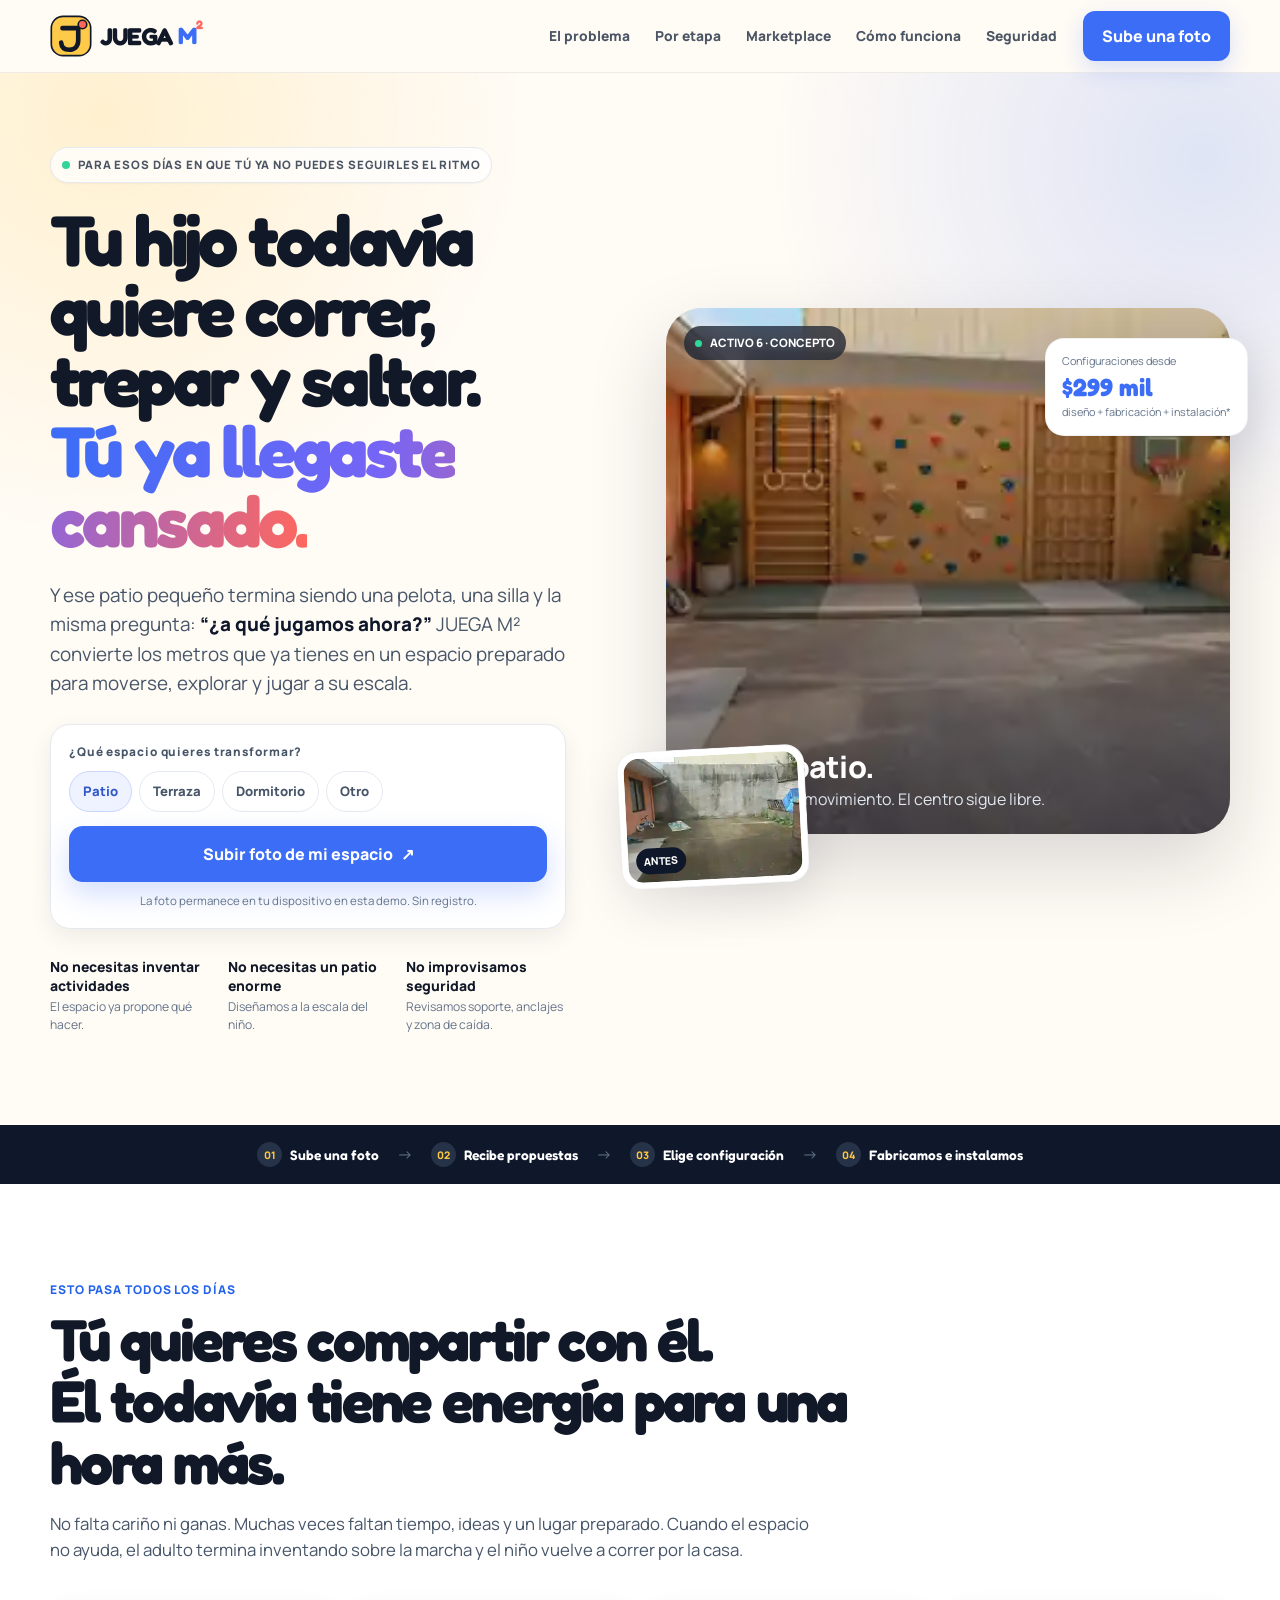
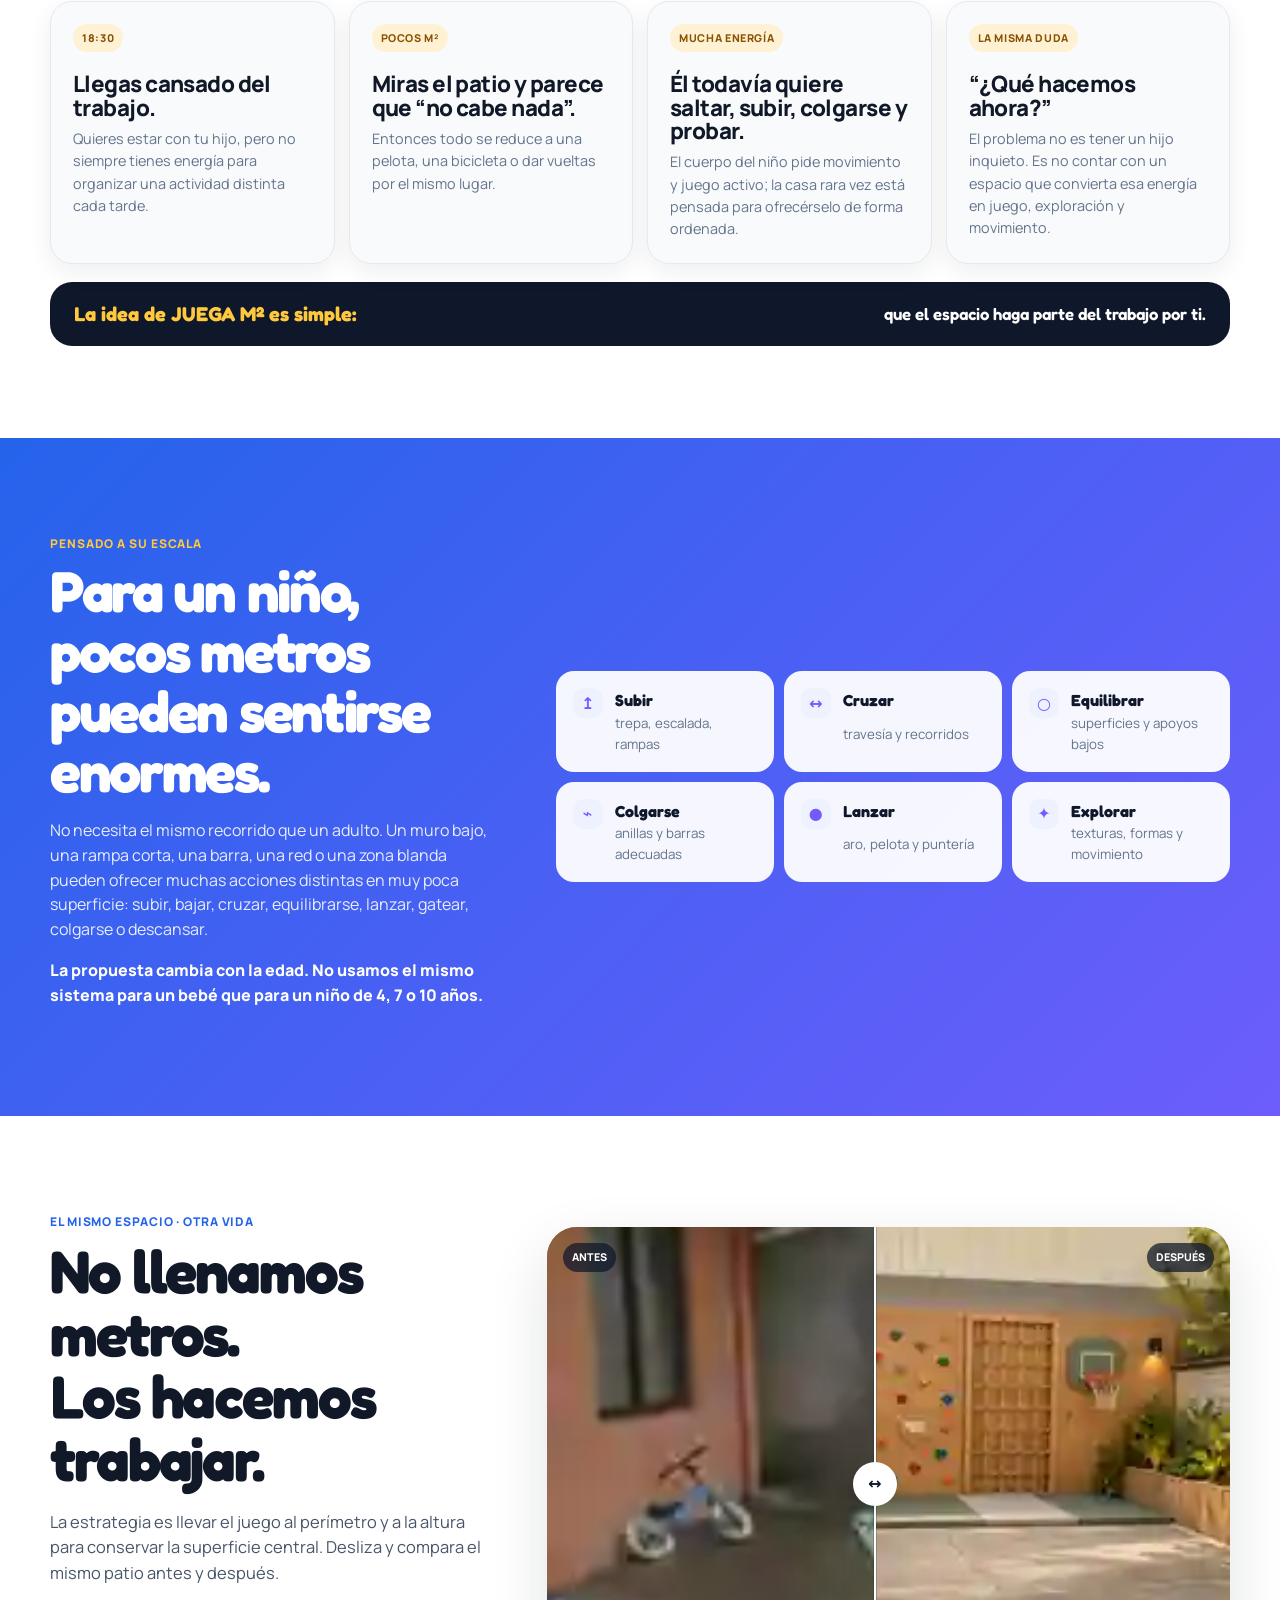
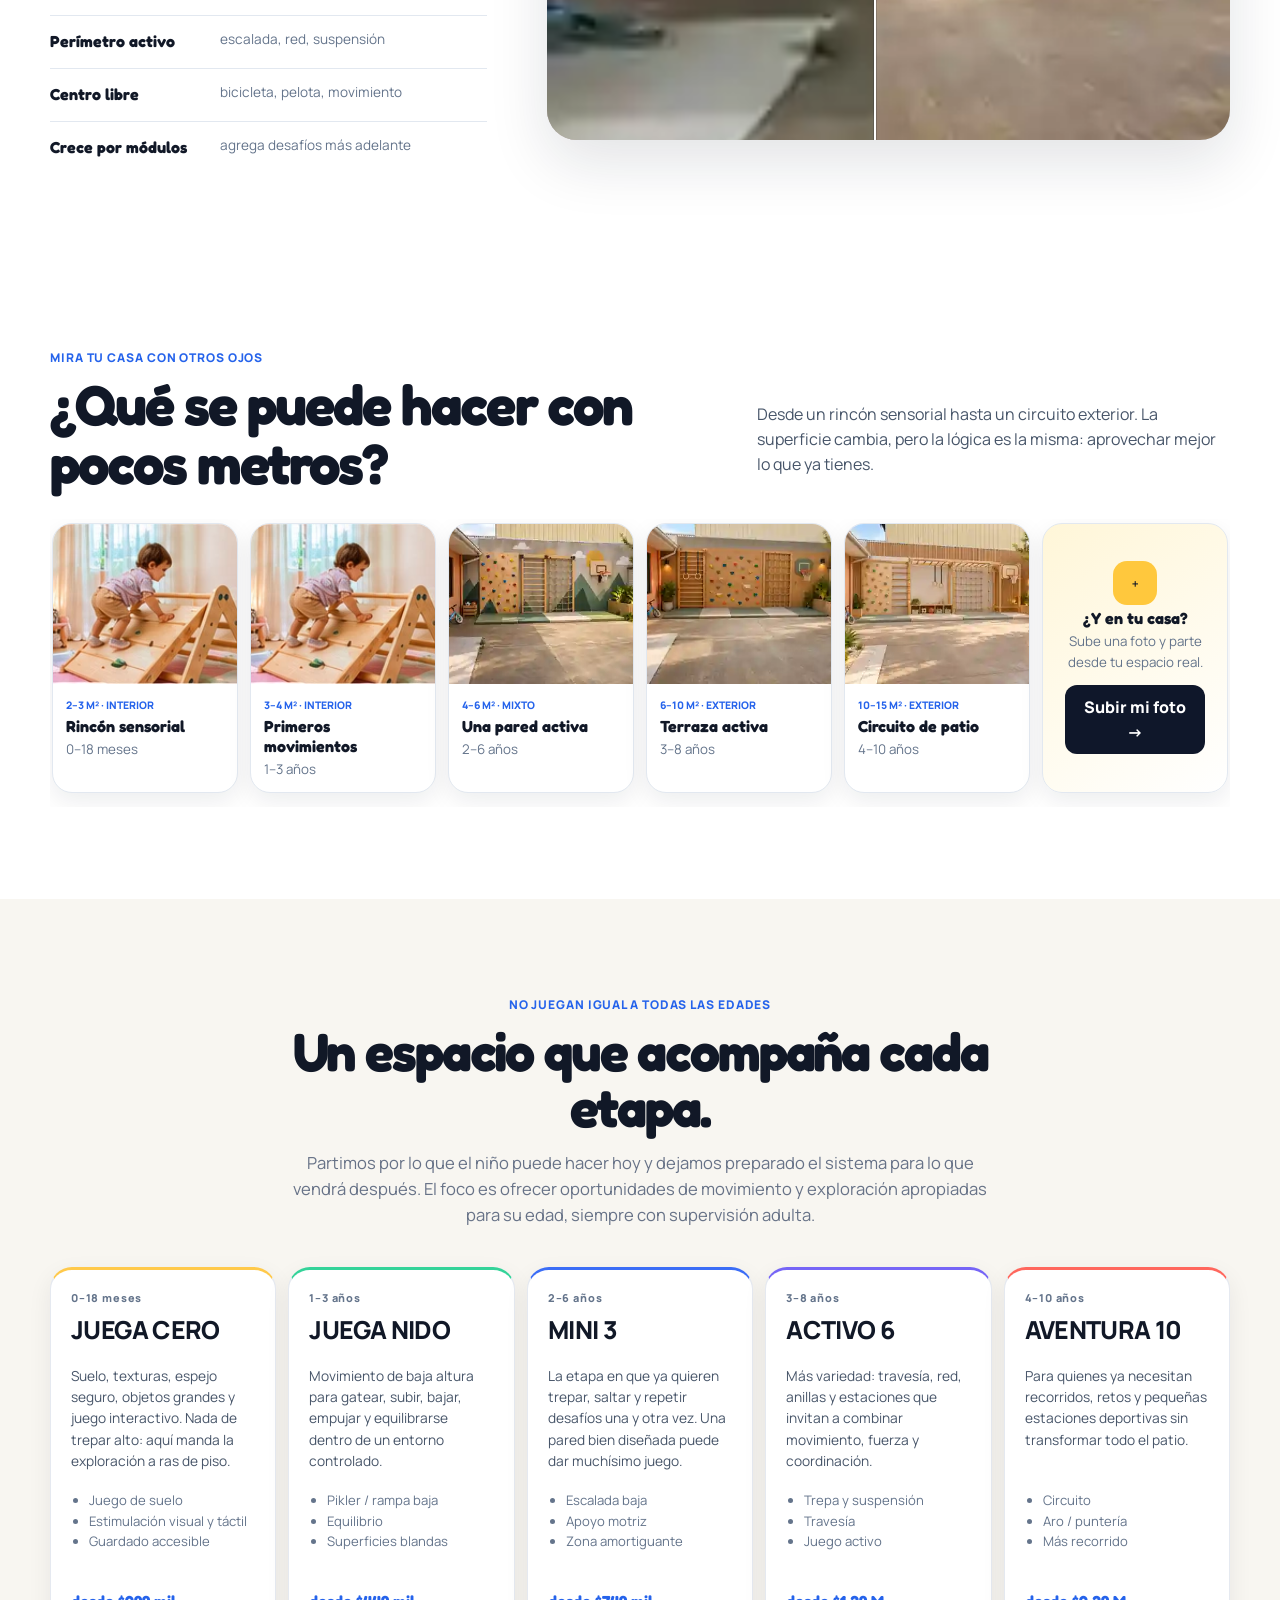
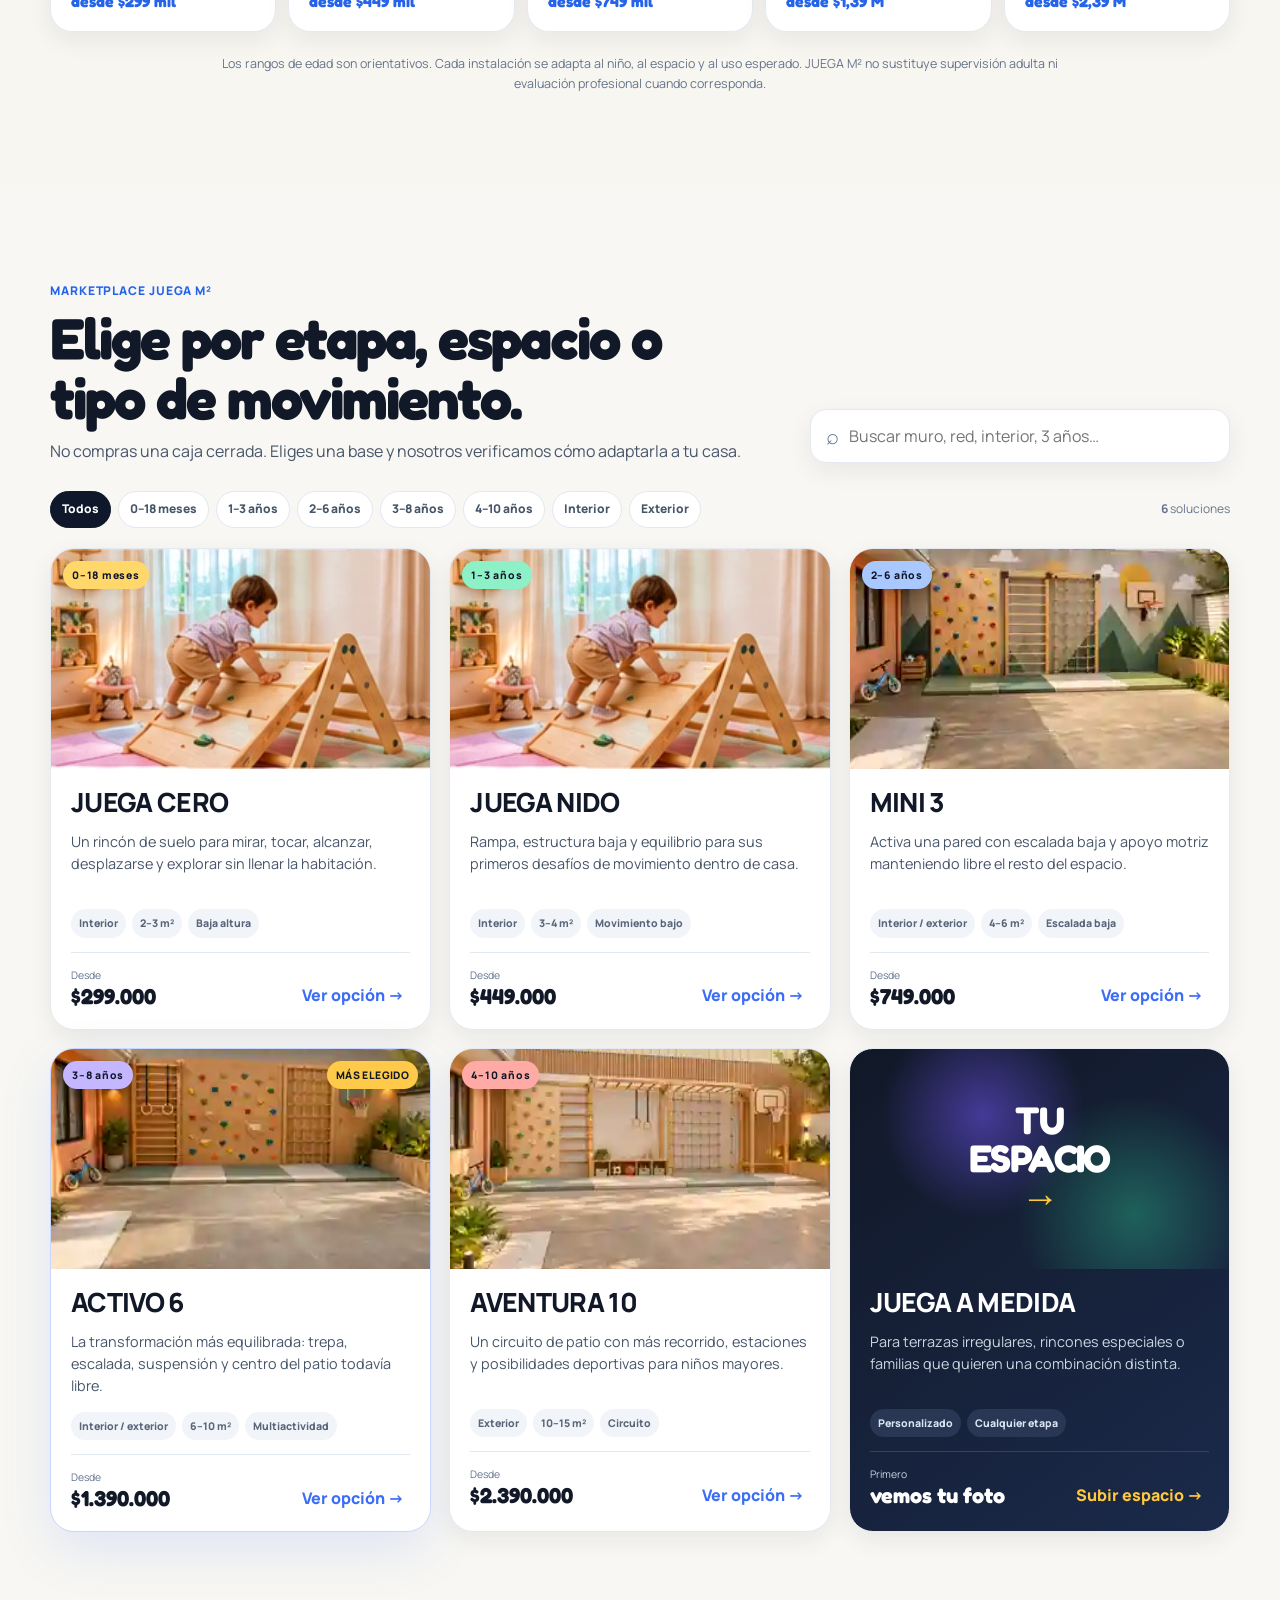
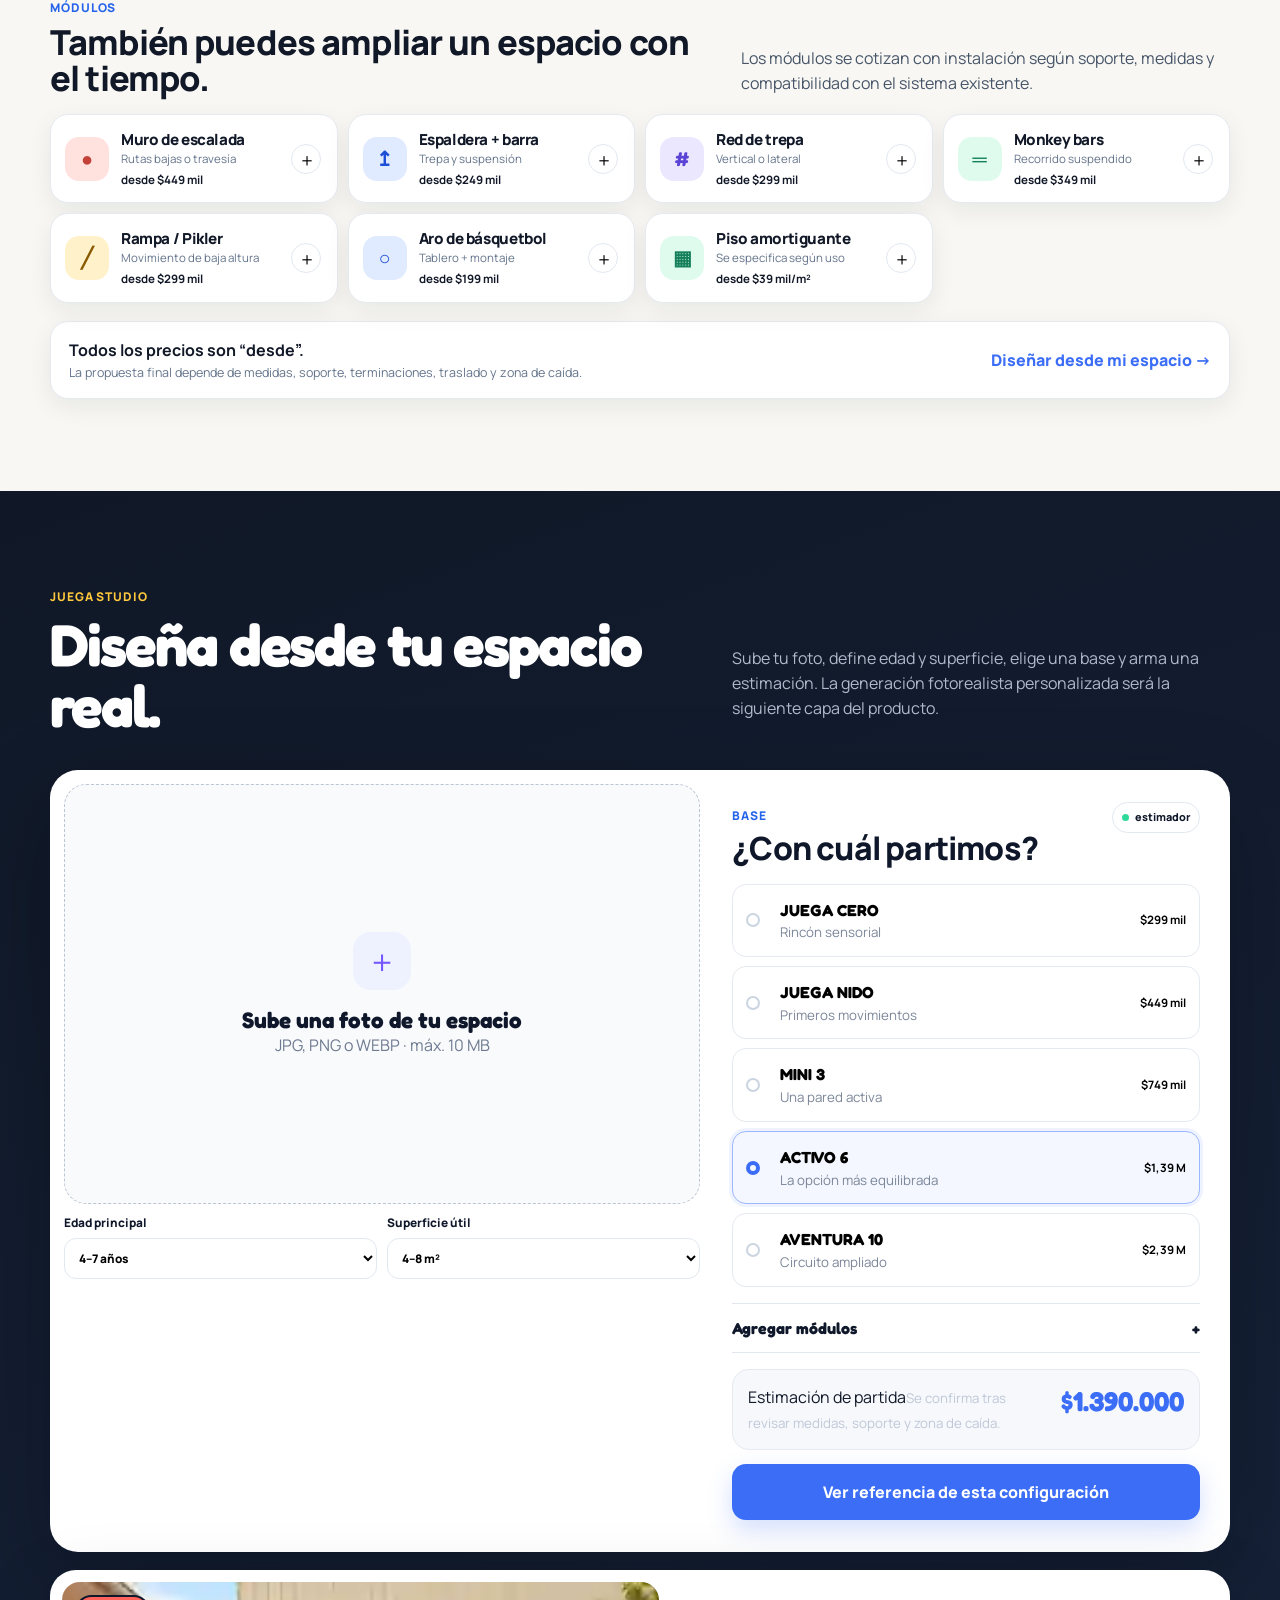
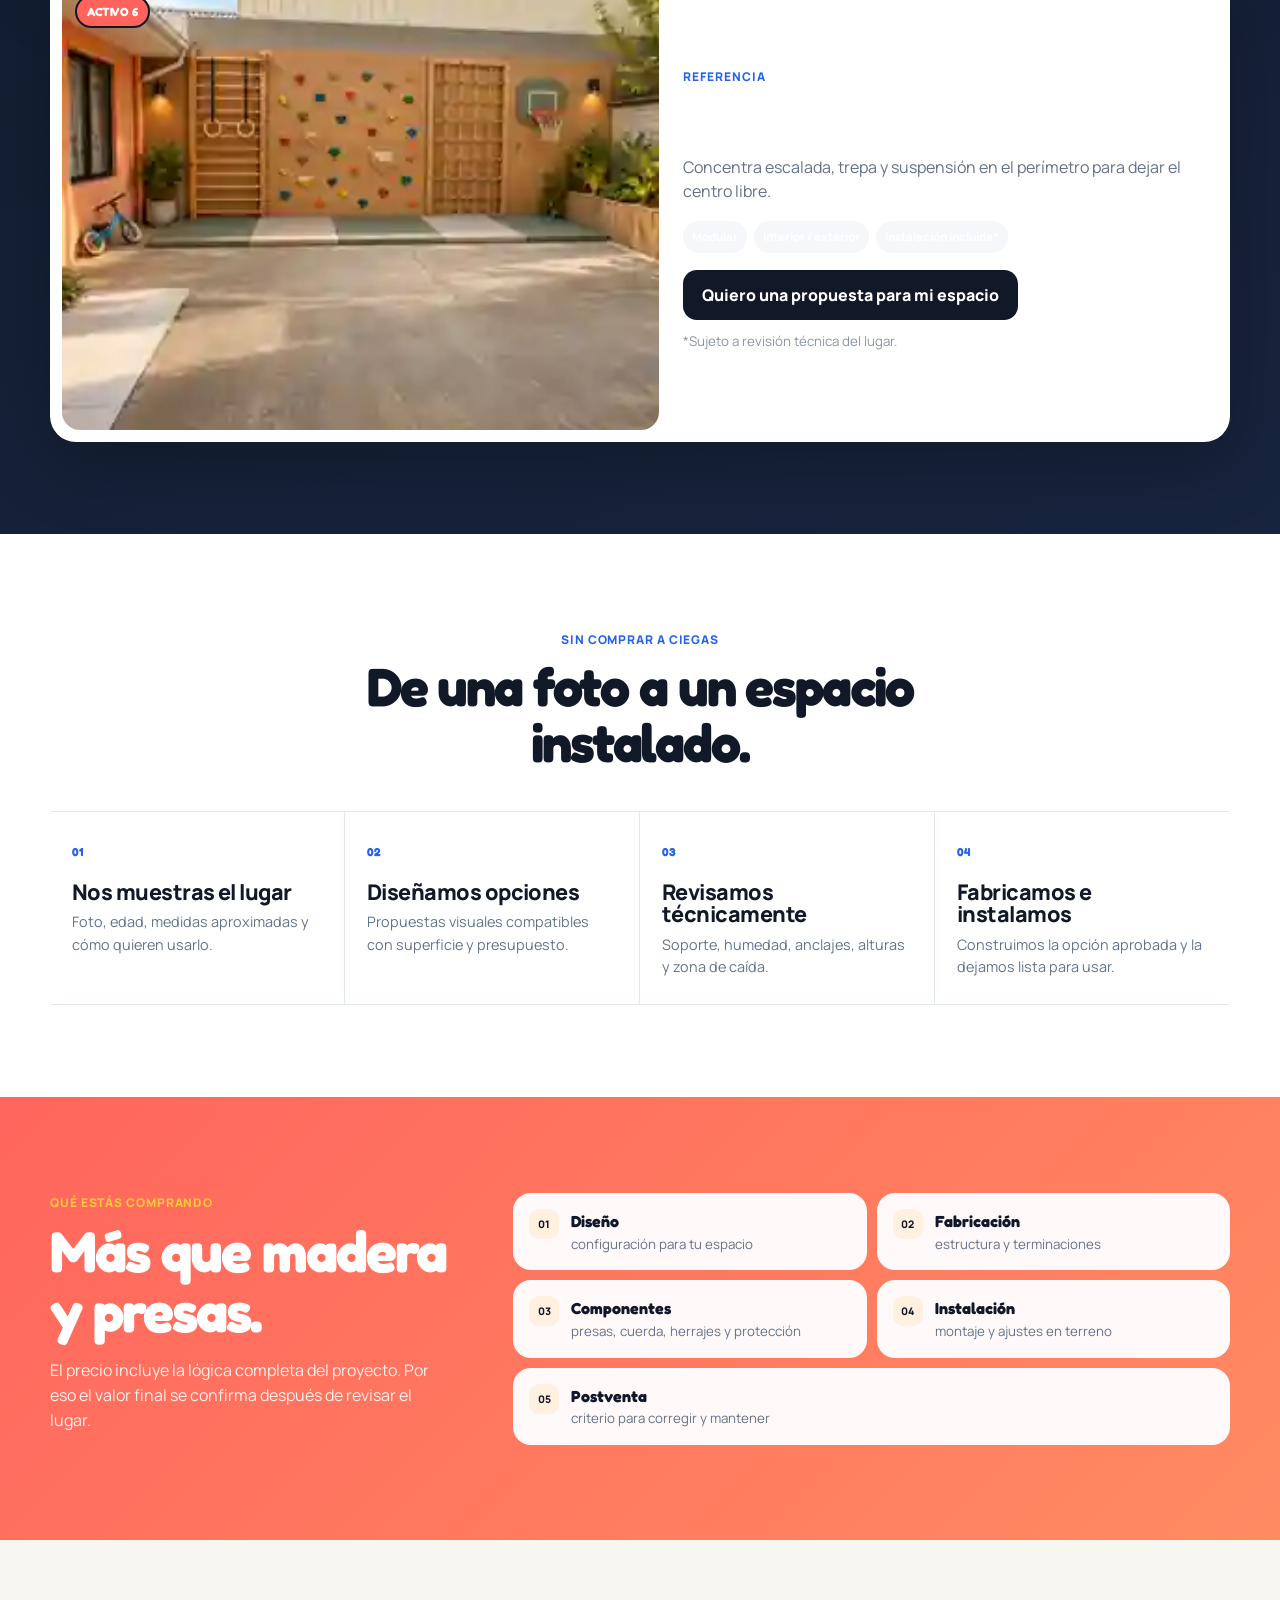
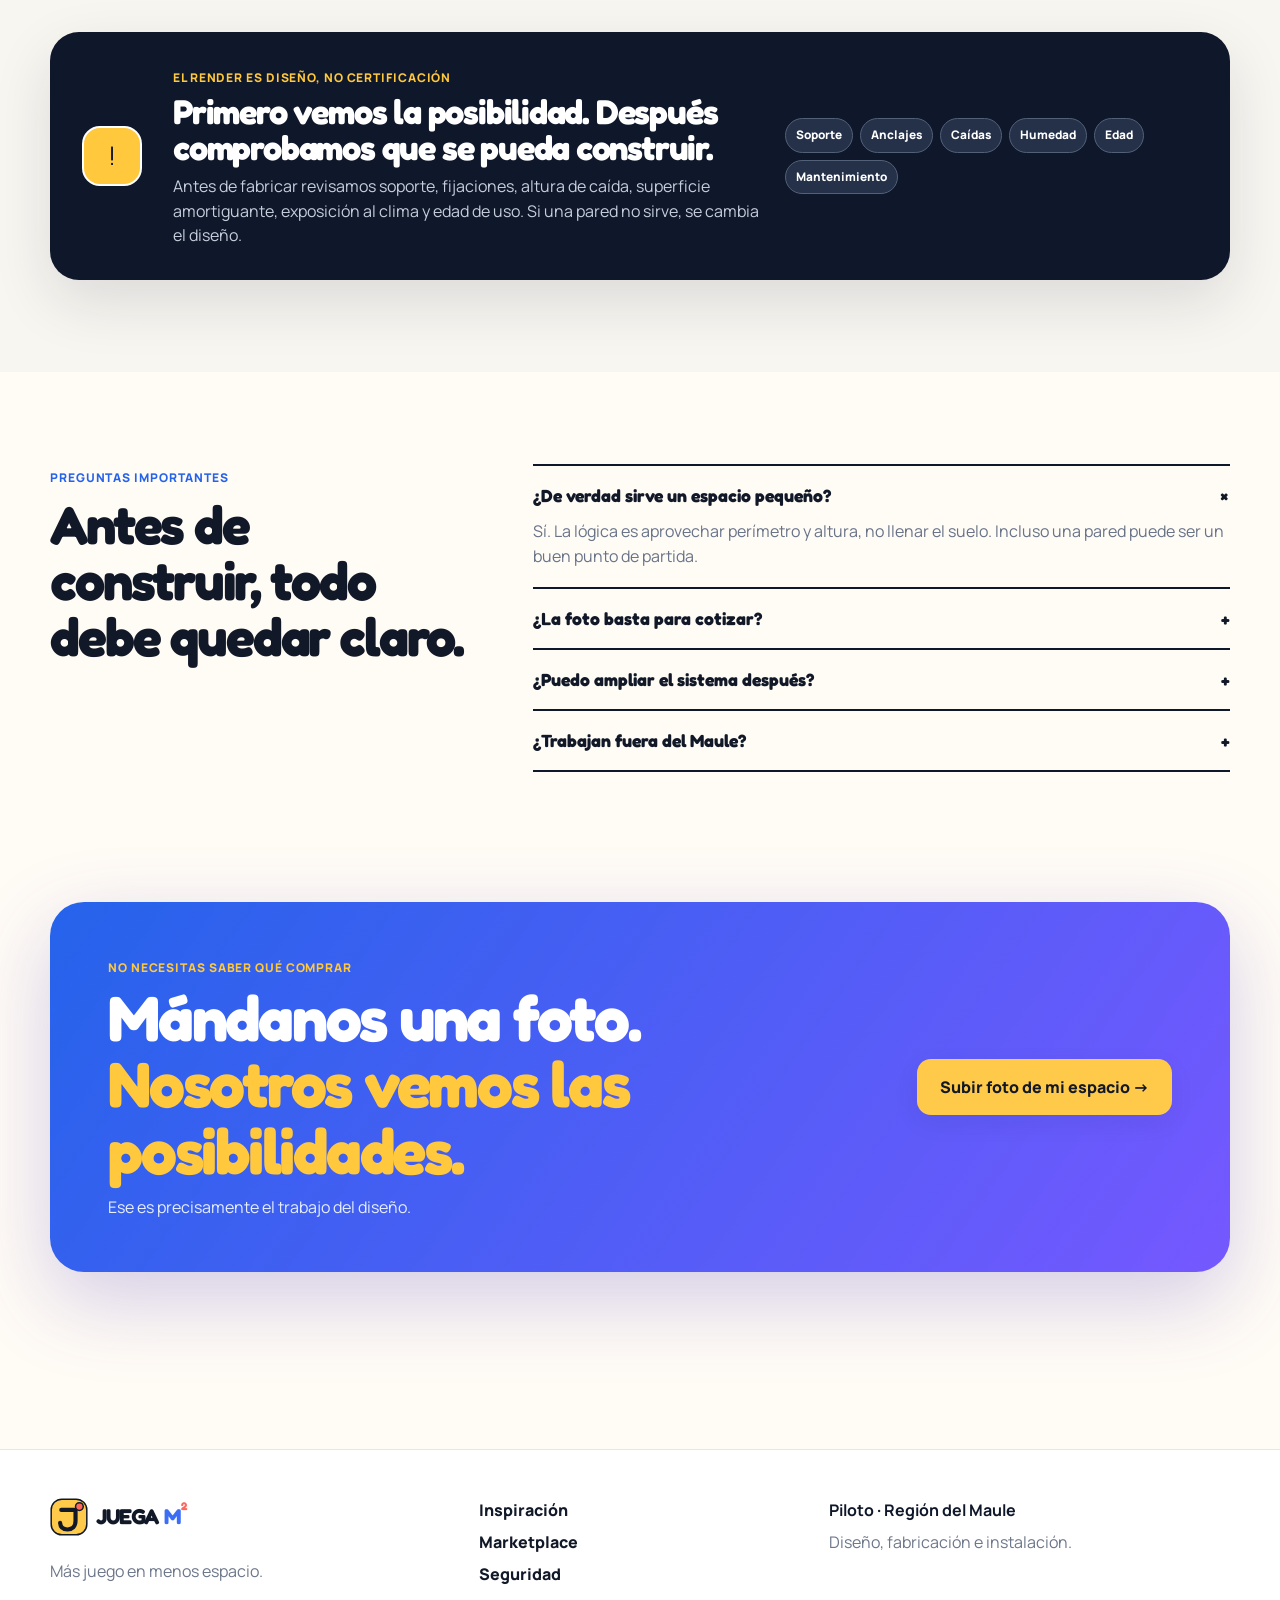
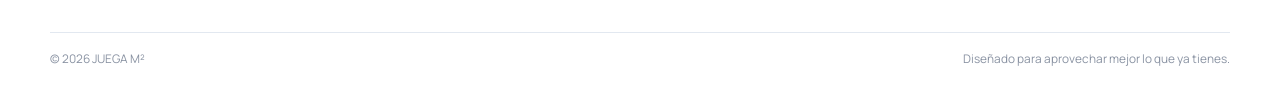
<file: index.html>
<!doctype html>
<html lang="es">
<head>
  <meta charset="utf-8"/>
  <meta name="viewport" content="width=device-width,initial-scale=1"/>
  <meta name="theme-color" content="#0F172A"/>
  <meta name="description" content="JUEGA M² transforma patios, terrazas y rincones pequeños en espacios activos infantiles diseñados, fabricados e instalados a medida."/>
  <title>JUEGA M² — Espacios que empiezan a jugar</title>
  <link rel="icon" href="assets/favicon-v2.svg" type="image/svg+xml"/>
  <link rel="preconnect" href="https://fonts.googleapis.com"/>
  <link rel="preconnect" href="https://fonts.gstatic.com" crossorigin/>
  <link href="https://fonts.googleapis.com/css2?family=Fredoka:wght@600;700&family=Manrope:wght@400;500;600;700;800&display=swap" rel="stylesheet"/>
  <link rel="stylesheet" href="styles-v6.css"/>
  <link rel="stylesheet" href="premium-v6.css"/>
</head>
<body>
<a class="skip-link" href="#contenido">Saltar al contenido</a>

<header class="site-header" id="top">
  <div class="shell nav-wrap">
    <a class="brand brand-lockup" href="#top" aria-label="JUEGA M²"><img class="brand-mark" src="assets/mark.svg" alt=""/><span class="brand-name">JUEGA</span><span class="brand-unit">M<sup>2</sup></span></a>
    <button class="menu-toggle" type="button" aria-expanded="false" aria-controls="main-nav" aria-label="Abrir menú"><span></span><span></span><span></span></button>
    <nav id="main-nav" class="main-nav" aria-label="Navegación principal">
      <a href="#dolor">El problema</a>
      <a href="#etapas">Por etapa</a>
      <a href="#marketplace">Marketplace</a>
      <a href="#como-funciona">Cómo funciona</a>
      <a href="#seguridad">Seguridad</a>
    </nav>
    <a class="button button-primary nav-cta" href="#studio">Sube una foto</a>
  </div>
</header>

<main id="contenido">
  <section class="hero">
    <div class="shell hero-grid">
      <div class="hero-copy reveal">
        <div class="eyebrow"><span></span> PARA ESOS DÍAS EN QUE TÚ YA NO PUEDES SEGUIRLES EL RITMO</div>
        <h1>Tu hijo todavía quiere correr, trepar y saltar.<br><em>Tú ya llegaste cansado.</em></h1>
        <p class="hero-lede">Y ese patio pequeño termina siendo una pelota, una silla y la misma pregunta: <strong>“¿a qué jugamos ahora?”</strong> JUEGA M² convierte los metros que ya tienes en un espacio preparado para moverse, explorar y jugar a su escala.</p>

        <div class="hero-start">
          <span class="mini-label">¿Qué espacio quieres transformar?</span>
          <div class="segmented" id="spaceType">
            <button class="active" type="button" data-space="Patio">Patio</button>
            <button type="button" data-space="Terraza">Terraza</button>
            <button type="button" data-space="Dormitorio">Dormitorio</button>
            <button type="button" data-space="Otro">Otro</button>
          </div>
          <button class="button button-primary button-lg hero-upload" id="heroUpload" type="button">Subir foto de mi espacio <span>↗</span></button>
          <p class="privacy-note">La foto permanece en tu dispositivo en esta demo. Sin registro.</p>
        </div>

        <div class="hero-proof">
          <div><strong>No necesitas inventar actividades</strong><span>El espacio ya propone qué hacer.</span></div>
          <div><strong>No necesitas un patio enorme</strong><span>Diseñamos a la escala del niño.</span></div>
          <div><strong>No improvisamos seguridad</strong><span>Revisamos soporte, anclajes y zona de caída.</span></div>
        </div>
      </div>

      <div class="hero-media reveal">
        <div class="hero-photo">
          <img src="assets/pack-active.webp" alt="Patio transformado con muro de escalada, red, espaldera y aro"/>
          <div class="photo-overlay"></div>
          <div class="photo-topline"><span class="live-dot"></span> ACTIVO 6 · CONCEPTO</div>
          <div class="photo-caption"><strong>Mismo patio.</strong><span>Más juego. Más movimiento. El centro sigue libre.</span></div>
        </div>
        <div class="before-card">
          <img src="assets/before.webp" alt="Patio antes de la transformación"/>
          <span>ANTES</span>
        </div>
        <div class="metric-card">
          <small>Configuraciones desde</small>
          <strong>$299 mil</strong>
          <span>diseño + fabricación + instalación*</span>
        </div>
      </div>
    </div>
  </section>

  <section class="flow-strip">
    <div class="shell">
      <div><span>01</span><strong>Sube una foto</strong></div>
      <i>→</i>
      <div><span>02</span><strong>Recibe propuestas</strong></div>
      <i>→</i>
      <div><span>03</span><strong>Elige configuración</strong></div>
      <i>→</i>
      <div><span>04</span><strong>Fabricamos e instalamos</strong></div>
    </div>
  </section>


  <section id="dolor" class="pain-section section-pad">
    <div class="shell">
      <div class="pain-intro reveal">
        <span class="kicker">ESTO PASA TODOS LOS DÍAS</span>
        <h2>Tú quieres compartir con él.<br>Él todavía tiene energía para una hora más.</h2>
        <p>No falta cariño ni ganas. Muchas veces faltan tiempo, ideas y un lugar preparado. Cuando el espacio no ayuda, el adulto termina inventando sobre la marcha y el niño vuelve a correr por la casa.</p>
      </div>

      <div class="pain-grid">
        <article class="pain-card reveal">
          <span>18:30</span>
          <h3>Llegas cansado del trabajo.</h3>
          <p>Quieres estar con tu hijo, pero no siempre tienes energía para organizar una actividad distinta cada tarde.</p>
        </article>
        <article class="pain-card reveal">
          <span>POCOS M²</span>
          <h3>Miras el patio y parece que “no cabe nada”.</h3>
          <p>Entonces todo se reduce a una pelota, una bicicleta o dar vueltas por el mismo lugar.</p>
        </article>
        <article class="pain-card reveal">
          <span>MUCHA ENERGÍA</span>
          <h3>Él todavía quiere saltar, subir, colgarse y probar.</h3>
          <p>El cuerpo del niño pide movimiento y juego activo; la casa rara vez está pensada para ofrecérselo de forma ordenada.</p>
        </article>
        <article class="pain-card reveal">
          <span>LA MISMA DUDA</span>
          <h3>“¿Qué hacemos ahora?”</h3>
          <p>El problema no es tener un hijo inquieto. Es no contar con un espacio que convierta esa energía en juego, exploración y movimiento.</p>
        </article>
      </div>

      <div class="pain-answer reveal">
        <strong>La idea de JUEGA M² es simple:</strong>
        <span>que el espacio haga parte del trabajo por ti.</span>
      </div>
    </div>
  </section>

  <section class="scale-section section-pad">
    <div class="shell scale-grid">
      <div class="scale-copy reveal">
        <span class="kicker kicker-warm">PENSADO A SU ESCALA</span>
        <h2>Para un niño, pocos metros pueden sentirse enormes.</h2>
        <p>No necesita el mismo recorrido que un adulto. Un muro bajo, una rampa corta, una barra, una red o una zona blanda pueden ofrecer muchas acciones distintas en muy poca superficie: subir, bajar, cruzar, equilibrarse, lanzar, gatear, colgarse o descansar.</p>
        <p class="scale-note">La propuesta cambia con la edad. No usamos el mismo sistema para un bebé que para un niño de 4, 7 o 10 años.</p>
      </div>
      <div class="scale-actions reveal">
        <div><span>↥</span><strong>Subir</strong><small>trepa, escalada, rampas</small></div>
        <div><span>↔</span><strong>Cruzar</strong><small>travesía y recorridos</small></div>
        <div><span>○</span><strong>Equilibrar</strong><small>superficies y apoyos bajos</small></div>
        <div><span>⌁</span><strong>Colgarse</strong><small>anillas y barras adecuadas</small></div>
        <div><span>●</span><strong>Lanzar</strong><small>aro, pelota y puntería</small></div>
        <div><span>✦</span><strong>Explorar</strong><small>texturas, formas y movimiento</small></div>
      </div>
    </div>
  </section>

  <section id="transformacion" class="compare-section section-pad">
    <div class="shell compare-grid">
      <div class="compare-copy reveal">
        <span class="kicker">EL MISMO ESPACIO · OTRA VIDA</span>
        <h2>No llenamos metros.<br>Los hacemos trabajar.</h2>
        <p>La estrategia es llevar el juego al perímetro y a la altura para conservar la superficie central. Desliza y compara el mismo patio antes y después.</p>
        <div class="compare-facts">
          <div><strong>Perímetro activo</strong><span>escalada, red, suspensión</span></div>
          <div><strong>Centro libre</strong><span>bicicleta, pelota, movimiento</span></div>
          <div><strong>Crece por módulos</strong><span>agrega desafíos más adelante</span></div>
        </div>
      </div>

      <div class="ba-slider reveal" id="beforeAfter">
        <img class="ba-base" src="assets/pack-active.webp" alt="Patio después de la transformación"/>
        <div class="ba-before" id="baBefore"><img src="assets/before.webp" alt="Patio antes de la transformación"/></div>
        <div class="ba-divider" id="baDivider"><span>↔</span></div>
        <div class="ba-label ba-label-before">ANTES</div>
        <div class="ba-label ba-label-after">DESPUÉS</div>
        <input id="baRange" type="range" min="0" max="100" value="48" aria-label="Comparar antes y después"/>
      </div>
    </div>
  </section>



  <section id="inspiracion" class="space-examples section-pad">
    <div class="shell">
      <div class="example-head reveal">
        <div>
          <span class="kicker">MIRA TU CASA CON OTROS OJOS</span>
          <h2>¿Qué se puede hacer con pocos metros?</h2>
        </div>
        <p>Desde un rincón sensorial hasta un circuito exterior. La superficie cambia, pero la lógica es la misma: aprovechar mejor lo que ya tienes.</p>
      </div>

      <div class="example-rail">
        <article class="example-card reveal" data-example="interior bebe">
          <img src="assets/juega-nido.webp" alt="Referencia visual de rincón infantil interior a pequeña escala"/>
          <div><span>2–3 m² · interior</span><strong>Rincón sensorial</strong><small>0–18 meses</small></div>
        </article>
        <article class="example-card reveal" data-example="interior nido">
          <img src="assets/juega-nido.webp" alt="Espacio interior con rampa y estructura baja"/>
          <div><span>3–4 m² · interior</span><strong>Primeros movimientos</strong><small>1–3 años</small></div>
        </article>
        <article class="example-card reveal" data-example="interior exterior muro">
          <img src="assets/pack-mini.webp" alt="Muro compacto de escalada"/>
          <div><span>4–6 m² · mixto</span><strong>Una pared activa</strong><small>2–6 años</small></div>
        </article>
        <article class="example-card reveal" data-example="terraza exterior">
          <img src="assets/pack-active.webp" alt="Terraza o patio con escalada, red y espaldera"/>
          <div><span>6–10 m² · exterior</span><strong>Terraza activa</strong><small>3–8 años</small></div>
        </article>
        <article class="example-card reveal" data-example="patio exterior">
          <img src="assets/pack-adventure.webp" alt="Circuito infantil exterior"/>
          <div><span>10–15 m² · exterior</span><strong>Circuito de patio</strong><small>4–10 años</small></div>
        </article>
        <article class="example-card example-upload reveal">
          <div class="example-upload-inner">
            <span class="upload-plus">＋</span>
            <strong>¿Y en tu casa?</strong>
            <small>Sube una foto y parte desde tu espacio real.</small>
            <button type="button" id="exampleUpload">Subir mi foto →</button>
          </div>
        </article>
      </div>
    </div>
  </section>

  <section id="etapas" class="stages section-pad">
    <div class="shell">
      <div class="section-head centered reveal">
        <span class="kicker">NO JUEGAN IGUAL A TODAS LAS EDADES</span>
        <h2>Un espacio que acompaña cada etapa.</h2>
        <p>Partimos por lo que el niño puede hacer hoy y dejamos preparado el sistema para lo que vendrá después. El foco es ofrecer oportunidades de movimiento y exploración apropiadas para su edad, siempre con supervisión adulta.</p>
      </div>

      <div class="stage-grid">
        <article class="stage-card reveal">
          <div class="stage-age">0–18 meses</div>
          <h3>JUEGA CERO</h3>
          <p>Suelo, texturas, espejo seguro, objetos grandes y juego interactivo. Nada de trepar alto: aquí manda la exploración a ras de piso.</p>
          <ul><li>Juego de suelo</li><li>Estimulación visual y táctil</li><li>Guardado accesible</li></ul>
          <span class="stage-price">desde $299 mil</span>
        </article>
        <article class="stage-card reveal">
          <div class="stage-age">1–3 años</div>
          <h3>JUEGA NIDO</h3>
          <p>Movimiento de baja altura para gatear, subir, bajar, empujar y equilibrarse dentro de un entorno controlado.</p>
          <ul><li>Pikler / rampa baja</li><li>Equilibrio</li><li>Superficies blandas</li></ul>
          <span class="stage-price">desde $449 mil</span>
        </article>
        <article class="stage-card reveal">
          <div class="stage-age">2–6 años</div>
          <h3>MINI 3</h3>
          <p>La etapa en que ya quieren trepar, saltar y repetir desafíos una y otra vez. Una pared bien diseñada puede dar muchísimo juego.</p>
          <ul><li>Escalada baja</li><li>Apoyo motriz</li><li>Zona amortiguante</li></ul>
          <span class="stage-price">desde $749 mil</span>
        </article>
        <article class="stage-card reveal">
          <div class="stage-age">3–8 años</div>
          <h3>ACTIVO 6</h3>
          <p>Más variedad: travesía, red, anillas y estaciones que invitan a combinar movimiento, fuerza y coordinación.</p>
          <ul><li>Trepa y suspensión</li><li>Travesía</li><li>Juego activo</li></ul>
          <span class="stage-price">desde $1,39 M</span>
        </article>
        <article class="stage-card reveal">
          <div class="stage-age">4–10 años</div>
          <h3>AVENTURA 10</h3>
          <p>Para quienes ya necesitan recorridos, retos y pequeñas estaciones deportivas sin transformar todo el patio.</p>
          <ul><li>Circuito</li><li>Aro / puntería</li><li>Más recorrido</li></ul>
          <span class="stage-price">desde $2,39 M</span>
        </article>
      </div>

      <p class="stage-disclaimer reveal">Los rangos de edad son orientativos. Cada instalación se adapta al niño, al espacio y al uso esperado. JUEGA M² no sustituye supervisión adulta ni evaluación profesional cuando corresponda.</p>
    </div>
  </section>


  <section id="marketplace" class="marketplace section-pad">
    <div class="shell">
      <div class="market-head reveal">
        <div>
          <span class="kicker">MARKETPLACE JUEGA M²</span>
          <h2>Elige por etapa, espacio o tipo de movimiento.</h2>
          <p>No compras una caja cerrada. Eliges una base y nosotros verificamos cómo adaptarla a tu casa.</p>
        </div>
        <div class="market-search">
          <span>⌕</span>
          <input id="marketSearch" type="search" placeholder="Buscar muro, red, interior, 3 años…" aria-label="Buscar en marketplace"/>
        </div>
      </div>

      <div class="market-toolbar reveal">
        <div id="marketFilters" class="market-filters">
          <button class="active" type="button" data-filter="all">Todos</button>
          <button type="button" data-filter="bebe">0–18 meses</button>
          <button type="button" data-filter="nido">1–3 años</button>
          <button type="button" data-filter="mini">2–6 años</button>
          <button type="button" data-filter="activo">3–8 años</button>
          <button type="button" data-filter="aventura">4–10 años</button>
          <button type="button" data-filter="interior">Interior</button>
          <button type="button" data-filter="exterior">Exterior</button>
        </div>
        <span class="market-count"><b id="marketCount">12</b> soluciones</span>
      </div>

      <div class="market-grid">
        <article class="market-card reveal" data-tags="bebe interior sensorial 0 18 meses">
          <div class="market-photo">
            <img src="assets/juega-nido.webp" alt="Referencia de escala interior para JUEGA CERO"/>
            <span class="market-badge warm">0–18 meses</span>
          </div>
          <div class="market-body">
            <h3>JUEGA CERO</h3>
            <p>Un rincón de suelo para mirar, tocar, alcanzar, desplazarse y explorar sin llenar la habitación.</p>
            <div class="market-meta"><span>Interior</span><span>2–3 m²</span><span>Baja altura</span></div>
            <div class="market-bottom"><div><small>Desde</small><strong>$299.000</strong></div><button class="market-choose quick-pack" data-pack="cero" type="button">Ver opción →</button></div>
          </div>
        </article>

        <article class="market-card reveal" data-tags="nido interior 1 3 años pikler rampa equilibrio">
          <div class="market-photo">
            <img src="assets/juega-nido.webp" alt="JUEGA NIDO, rampa y estructura baja"/>
            <span class="market-badge mint">1–3 años</span>
          </div>
          <div class="market-body">
            <h3>JUEGA NIDO</h3>
            <p>Rampa, estructura baja y equilibrio para sus primeros desafíos de movimiento dentro de casa.</p>
            <div class="market-meta"><span>Interior</span><span>3–4 m²</span><span>Movimiento bajo</span></div>
            <div class="market-bottom"><div><small>Desde</small><strong>$449.000</strong></div><button class="market-choose quick-pack" data-pack="nido" type="button">Ver opción →</button></div>
          </div>
        </article>

        <article class="market-card reveal" data-tags="mini interior exterior 2 6 años muro escalada">
          <div class="market-photo">
            <img src="assets/pack-mini.webp" alt="MINI 3, muro compacto"/>
            <span class="market-badge blue">2–6 años</span>
          </div>
          <div class="market-body">
            <h3>MINI 3</h3>
            <p>Activa una pared con escalada baja y apoyo motriz manteniendo libre el resto del espacio.</p>
            <div class="market-meta"><span>Interior / exterior</span><span>4–6 m²</span><span>Escalada baja</span></div>
            <div class="market-bottom"><div><small>Desde</small><strong>$749.000</strong></div><button class="market-choose quick-pack" data-pack="mini" type="button">Ver opción →</button></div>
          </div>
        </article>

        <article class="market-card featured reveal" data-tags="activo interior exterior 3 8 años red espaldera anillas muro">
          <span class="market-popular">MÁS ELEGIDO</span>
          <div class="market-photo">
            <img src="assets/pack-active.webp" alt="ACTIVO 6, escalada, red y espaldera"/>
            <span class="market-badge violet">3–8 años</span>
          </div>
          <div class="market-body">
            <h3>ACTIVO 6</h3>
            <p>La transformación más equilibrada: trepa, escalada, suspensión y centro del patio todavía libre.</p>
            <div class="market-meta"><span>Interior / exterior</span><span>6–10 m²</span><span>Multiactividad</span></div>
            <div class="market-bottom"><div><small>Desde</small><strong>$1.390.000</strong></div><button class="market-choose quick-pack" data-pack="active" type="button">Ver opción →</button></div>
          </div>
        </article>

        <article class="market-card reveal" data-tags="aventura exterior 4 10 años circuito deporte monkey bars">
          <div class="market-photo">
            <img src="assets/pack-adventure.webp" alt="AVENTURA 10, circuito exterior"/>
            <span class="market-badge coral">4–10 años</span>
          </div>
          <div class="market-body">
            <h3>AVENTURA 10</h3>
            <p>Un circuito de patio con más recorrido, estaciones y posibilidades deportivas para niños mayores.</p>
            <div class="market-meta"><span>Exterior</span><span>10–15 m²</span><span>Circuito</span></div>
            <div class="market-bottom"><div><small>Desde</small><strong>$2.390.000</strong></div><button class="market-choose quick-pack" data-pack="adventure" type="button">Ver opción →</button></div>
          </div>
        </article>

        <article class="market-card custom-card reveal" data-tags="personalizado interior exterior medida">
          <div class="custom-visual">TU<br>ESPACIO<br><b>→</b></div>
          <div class="market-body">
            <h3>JUEGA A MEDIDA</h3>
            <p>Para terrazas irregulares, rincones especiales o familias que quieren una combinación distinta.</p>
            <div class="market-meta"><span>Personalizado</span><span>Cualquier etapa</span></div>
            <div class="market-bottom"><div><small>Primero</small><strong>vemos tu foto</strong></div><button class="market-choose" id="customUpload" type="button">Subir espacio →</button></div>
          </div>
        </article>
      </div>

      <div class="module-head reveal">
        <div><span class="kicker">MÓDULOS</span><h3>También puedes ampliar un espacio con el tiempo.</h3></div>
        <p>Los módulos se cotizan con instalación según soporte, medidas y compatibilidad con el sistema existente.</p>
      </div>

      <div class="module-grid">
        <article class="module-card reveal" data-tags="muro escalada mini activo interior exterior">
          <div class="module-icon coral">●</div><div><strong>Muro de escalada</strong><span>Rutas bajas o travesía</span><b>desde $449 mil</b></div><button data-add-item="Muro de escalada" type="button">＋</button>
        </article>
        <article class="module-card reveal" data-tags="espaldera barra interior exterior nido mini activo">
          <div class="module-icon blue">↥</div><div><strong>Espaldera + barra</strong><span>Trepa y suspensión</span><b>desde $249 mil</b></div><button data-add-item="Espaldera + barra" type="button">＋</button>
        </article>
        <article class="module-card reveal" data-tags="red trepa exterior activo aventura">
          <div class="module-icon violet">#</div><div><strong>Red de trepa</strong><span>Vertical o lateral</span><b>desde $299 mil</b></div><button data-add-item="Red de trepa" type="button">＋</button>
        </article>
        <article class="module-card reveal" data-tags="monkey barras exterior aventura activo">
          <div class="module-icon mint">═</div><div><strong>Monkey bars</strong><span>Recorrido suspendido</span><b>desde $349 mil</b></div><button data-add-item="Monkey bars" type="button">＋</button>
        </article>
        <article class="module-card reveal" data-tags="rampa pikler nido interior">
          <div class="module-icon warm">╱</div><div><strong>Rampa / Pikler</strong><span>Movimiento de baja altura</span><b>desde $299 mil</b></div><button data-add-item="Rampa / Pikler" type="button">＋</button>
        </article>
        <article class="module-card reveal" data-tags="aro basket exterior deporte aventura">
          <div class="module-icon blue">○</div><div><strong>Aro de básquetbol</strong><span>Tablero + montaje</span><b>desde $199 mil</b></div><button data-add-item="Aro de básquetbol" type="button">＋</button>
        </article>
        <article class="module-card reveal" data-tags="piso amortiguante interior exterior seguridad">
          <div class="module-icon mint">▦</div><div><strong>Piso amortiguante</strong><span>Se especifica según uso</span><b>desde $39 mil/m²</b></div><button data-add-item="Piso amortiguante" type="button">＋</button>
        </article>
      </div>

      <div class="market-note reveal">
        <div><strong>Todos los precios son “desde”.</strong><span>La propuesta final depende de medidas, soporte, terminaciones, traslado y zona de caída.</span></div>
        <a href="#studio">Diseñar desde mi espacio →</a>
      </div>
    </div>
  </section>

  <section id="studio" class="studio-section section-pad">
    <div class="shell">
      <div class="studio-head reveal">
        <div>
          <span class="kicker kicker-warm">JUEGA STUDIO</span>
          <h2>Diseña desde tu espacio real.</h2>
        </div>
        <p>Sube tu foto, define edad y superficie, elige una base y arma una estimación. La generación fotorealista personalizada será la siguiente capa del producto.</p>
      </div>

      <div class="studio-shell reveal">
        <div class="studio-preview">
          <div id="dropzone" class="dropzone studio-drop" tabindex="0" role="button" aria-label="Subir una foto">
            <input id="photoInput" type="file" accept="image/jpeg,image/png,image/webp" hidden/>
            <div class="upload-mark">＋</div>
            <strong>Sube una foto de tu espacio</strong>
            <span>JPG, PNG o WEBP · máx. 10 MB</span>
          </div>
          <div class="photo-preview studio-photo" id="photoPreview" hidden>
            <img id="previewImage" alt="Vista previa de tu espacio"/>
            <div class="preview-overlay"><span id="previewPackLabel">ACTIVO 6</span><strong>Tu espacio</strong><small>La arquitectura se conserva en la propuesta.</small></div>
            <button id="changePhoto" type="button" class="mini-button">Cambiar foto</button>
          </div>
          <div class="studio-meta">
            <label>Edad principal<select id="ageSelect"><option>2–4 años</option><option selected>4–7 años</option><option>7–10 años</option><option>10+ años</option></select></label>
            <label>Superficie útil<select id="spaceSelect"><option>2–4 m²</option><option selected>4–8 m²</option><option>8–15 m²</option><option>15+ m²</option></select></label>
          </div>
        </div>

        <div class="studio-controls">
          <div class="control-head"><div><span class="kicker">BASE</span><h3>¿Con cuál partimos?</h3></div><span class="status-pill"><i></i> estimador</span></div>
          <div class="config-options">
            <button class="config-option" type="button" data-pack="cero"><span class="radio"></span><span><strong>JUEGA CERO</strong><small>Rincón sensorial</small></span><b>$299 mil</b></button>
            <button class="config-option" type="button" data-pack="nido"><span class="radio"></span><span><strong>JUEGA NIDO</strong><small>Primeros movimientos</small></span><b>$449 mil</b></button>
            <button class="config-option" type="button" data-pack="mini"><span class="radio"></span><span><strong>MINI 3</strong><small>Una pared activa</small></span><b>$749 mil</b></button>
            <button class="config-option active" type="button" data-pack="active"><span class="radio"></span><span><strong>ACTIVO 6</strong><small>La opción más equilibrada</small></span><b>$1,39 M</b></button>
            <button class="config-option" type="button" data-pack="adventure"><span class="radio"></span><span><strong>AVENTURA 10</strong><small>Circuito ampliado</small></span><b>$2,39 M</b></button>
          </div>

          <details class="addons-panel">
            <summary>Agregar módulos <span>+</span></summary>
            <div class="addons">
              <label><input type="checkbox" data-addon="79000"/> Aro + montaje <b>+$79 mil</b></label>
              <label><input type="checkbox" data-addon="99000"/> Anillas + barra <b>+$99 mil</b></label>
              <label><input type="checkbox" data-addon="149000"/> Banco / baúl <b>+$149 mil</b></label>
              <label><input type="checkbox" data-addon="149000"/> Terminación exterior PRO <b>+$149 mil</b></label>
            </div>
          </details>

          <div class="estimate-box">
            <div><span>Estimación de partida</span><small>Se confirma tras revisar medidas, soporte y zona de caída.</small></div>
            <strong id="estimatePrice">$1.390.000</strong>
          </div>
          <button id="renderButton" type="button" class="button button-primary button-full">Ver referencia de esta configuración</button>
        </div>
      </div>

      <div id="renderResult" class="render-result reveal" aria-live="polite">
        <div class="render-image-wrap"><img id="renderImage" src="assets/pack-active.webp" alt="ACTIVO 6"/><span class="badge" id="renderBadge">ACTIVO 6</span></div>
        <div class="render-copy"><span class="kicker">REFERENCIA</span><h3 id="renderTitle">ACTIVO 6</h3><p id="renderText">Concentra escalada, trepa y suspensión en el perímetro para dejar el centro libre.</p><div class="render-notes"><span>Modular</span><span>Interior / exterior</span><span>Instalación incluida*</span></div><a class="button button-dark" href="#contacto">Quiero una propuesta para mi espacio</a><small>*Sujeto a revisión técnica del lugar.</small></div>
      </div>
    </div>
  </section>

  <section id="como-funciona" class="process section-pad">
    <div class="shell">
      <div class="section-head centered reveal"><span class="kicker">SIN COMPRAR A CIEGAS</span><h2>De una foto a un espacio instalado.</h2></div>
      <div class="process-grid">
        <article class="reveal"><span>01</span><h3>Nos muestras el lugar</h3><p>Foto, edad, medidas aproximadas y cómo quieren usarlo.</p></article>
        <article class="reveal"><span>02</span><h3>Diseñamos opciones</h3><p>Propuestas visuales compatibles con superficie y presupuesto.</p></article>
        <article class="reveal"><span>03</span><h3>Revisamos técnicamente</h3><p>Soporte, humedad, anclajes, alturas y zona de caída.</p></article>
        <article class="reveal"><span>04</span><h3>Fabricamos e instalamos</h3><p>Construimos la opción aprobada y la dejamos lista para usar.</p></article>
      </div>
    </div>
  </section>

  <section class="included section-pad">
    <div class="shell included-grid">
      <div class="included-copy reveal"><span class="kicker kicker-warm">QUÉ ESTÁS COMPRANDO</span><h2>Más que madera y presas.</h2><p>El precio incluye la lógica completa del proyecto. Por eso el valor final se confirma después de revisar el lugar.</p></div>
      <div class="included-list reveal">
        <div><span>01</span><strong>Diseño</strong><small>configuración para tu espacio</small></div>
        <div><span>02</span><strong>Fabricación</strong><small>estructura y terminaciones</small></div>
        <div><span>03</span><strong>Componentes</strong><small>presas, cuerda, herrajes y protección</small></div>
        <div><span>04</span><strong>Instalación</strong><small>montaje y ajustes en terreno</small></div>
        <div><span>05</span><strong>Postventa</strong><small>criterio para corregir y mantener</small></div>
      </div>
    </div>
  </section>

  <section id="seguridad" class="safety section-pad">
    <div class="shell safety-card reveal">
      <div class="safety-icon">!</div>
      <div><span class="kicker kicker-warm">EL RENDER ES DISEÑO, NO CERTIFICACIÓN</span><h2>Primero vemos la posibilidad. Después comprobamos que se pueda construir.</h2><p>Antes de fabricar revisamos soporte, fijaciones, altura de caída, superficie amortiguante, exposición al clima y edad de uso. Si una pared no sirve, se cambia el diseño.</p></div>
      <div class="safety-points"><span>Soporte</span><span>Anclajes</span><span>Caídas</span><span>Humedad</span><span>Edad</span><span>Mantenimiento</span></div>
    </div>
  </section>

  <section id="faq" class="faq section-pad">
    <div class="shell faq-grid">
      <div class="section-head reveal"><span class="kicker">PREGUNTAS IMPORTANTES</span><h2>Antes de construir, todo debe quedar claro.</h2></div>
      <div class="accordion reveal">
        <details open><summary>¿De verdad sirve un espacio pequeño?<span>+</span></summary><p>Sí. La lógica es aprovechar perímetro y altura, no llenar el suelo. Incluso una pared puede ser un buen punto de partida.</p></details>
        <details><summary>¿La foto basta para cotizar?<span>+</span></summary><p>Sirve para entregar una propuesta y un rango. El valor definitivo requiere medidas y validación del soporte.</p></details>
        <details><summary>¿Puedo ampliar el sistema después?<span>+</span></summary><p>Sí. La base se diseña para poder sumar rutas, red, anillas, guardado u otros módulos.</p></details>
        <details><summary>¿Trabajan fuera del Maule?<span>+</span></summary><p>La etapa piloto se concentra en Maule para controlar fabricación, instalación y postventa. Otros lugares se evalúan caso a caso.</p></details>
      </div>
    </div>
  </section>

  <section id="contacto" class="final-cta section-pad">
    <div class="shell final-card reveal">
      <div><span class="kicker kicker-warm">NO NECESITAS SABER QUÉ COMPRAR</span><h2>Mándanos una foto.<br><em>Nosotros vemos las posibilidades.</em></h2><p>Ese es precisamente el trabajo del diseño.</p></div>
      <button class="button button-yellow button-lg final-upload" id="finalUpload" type="button">Subir foto de mi espacio →</button>
    </div>
  </section>
</main>

<footer class="site-footer">
  <div class="shell footer-grid">
    <div><a class="brand brand-lockup footer-brand" href="#top" aria-label="JUEGA M²"><img class="brand-mark" src="assets/mark.svg" alt=""/><span class="brand-name">JUEGA</span><span class="brand-unit">M<sup>2</sup></span></a><p>Más juego en menos espacio.</p></div>
    <div class="footer-links"><a href="#inspiracion">Inspiración</a><a href="#marketplace">Marketplace</a><a href="#seguridad">Seguridad</a></div>
    <div class="footer-note"><strong>Piloto · Región del Maule</strong><span>Diseño, fabricación e instalación.</span></div>
  </div>
  <div class="shell footer-bottom"><span>© <span id="year"></span> JUEGA M²</span><span>Diseñado para aprovechar mejor lo que ya tienes.</span></div>
</footer>
<script src="app-v6.js" defer></script>
</body></html>
</file>
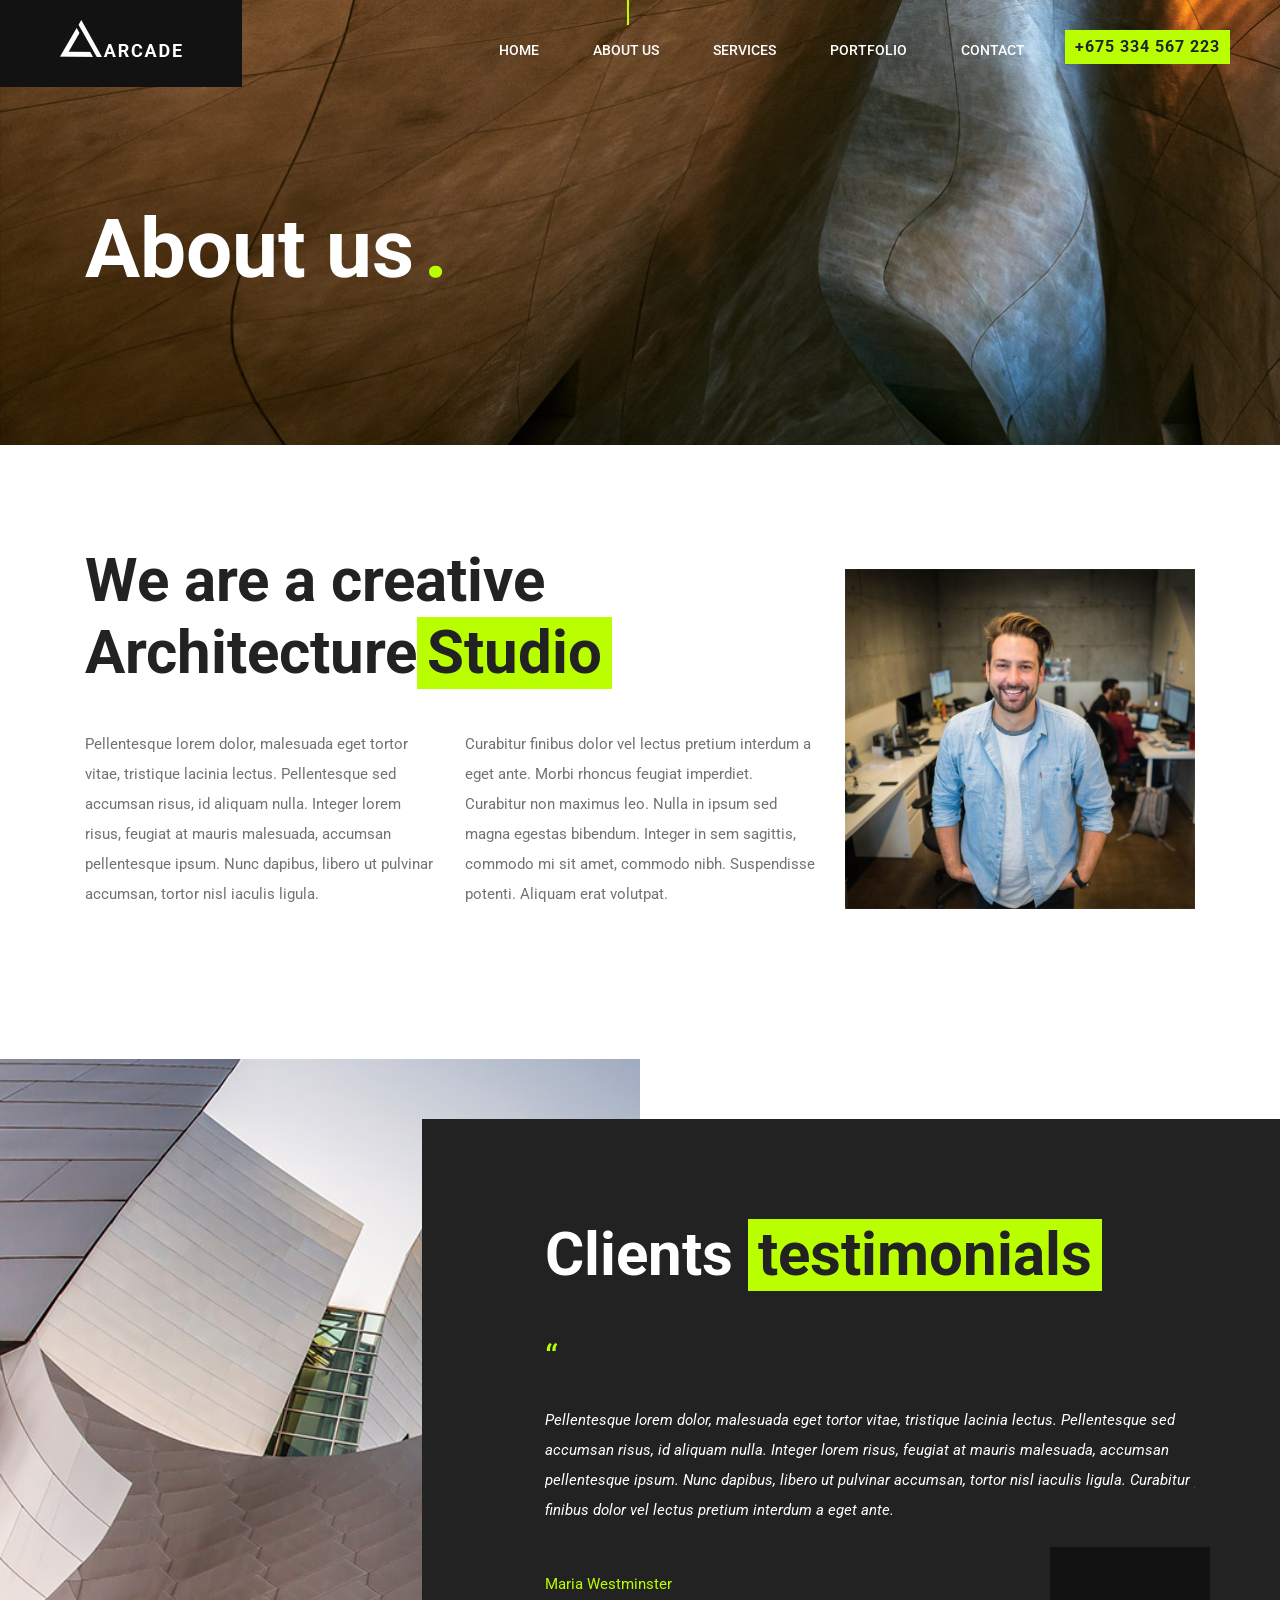
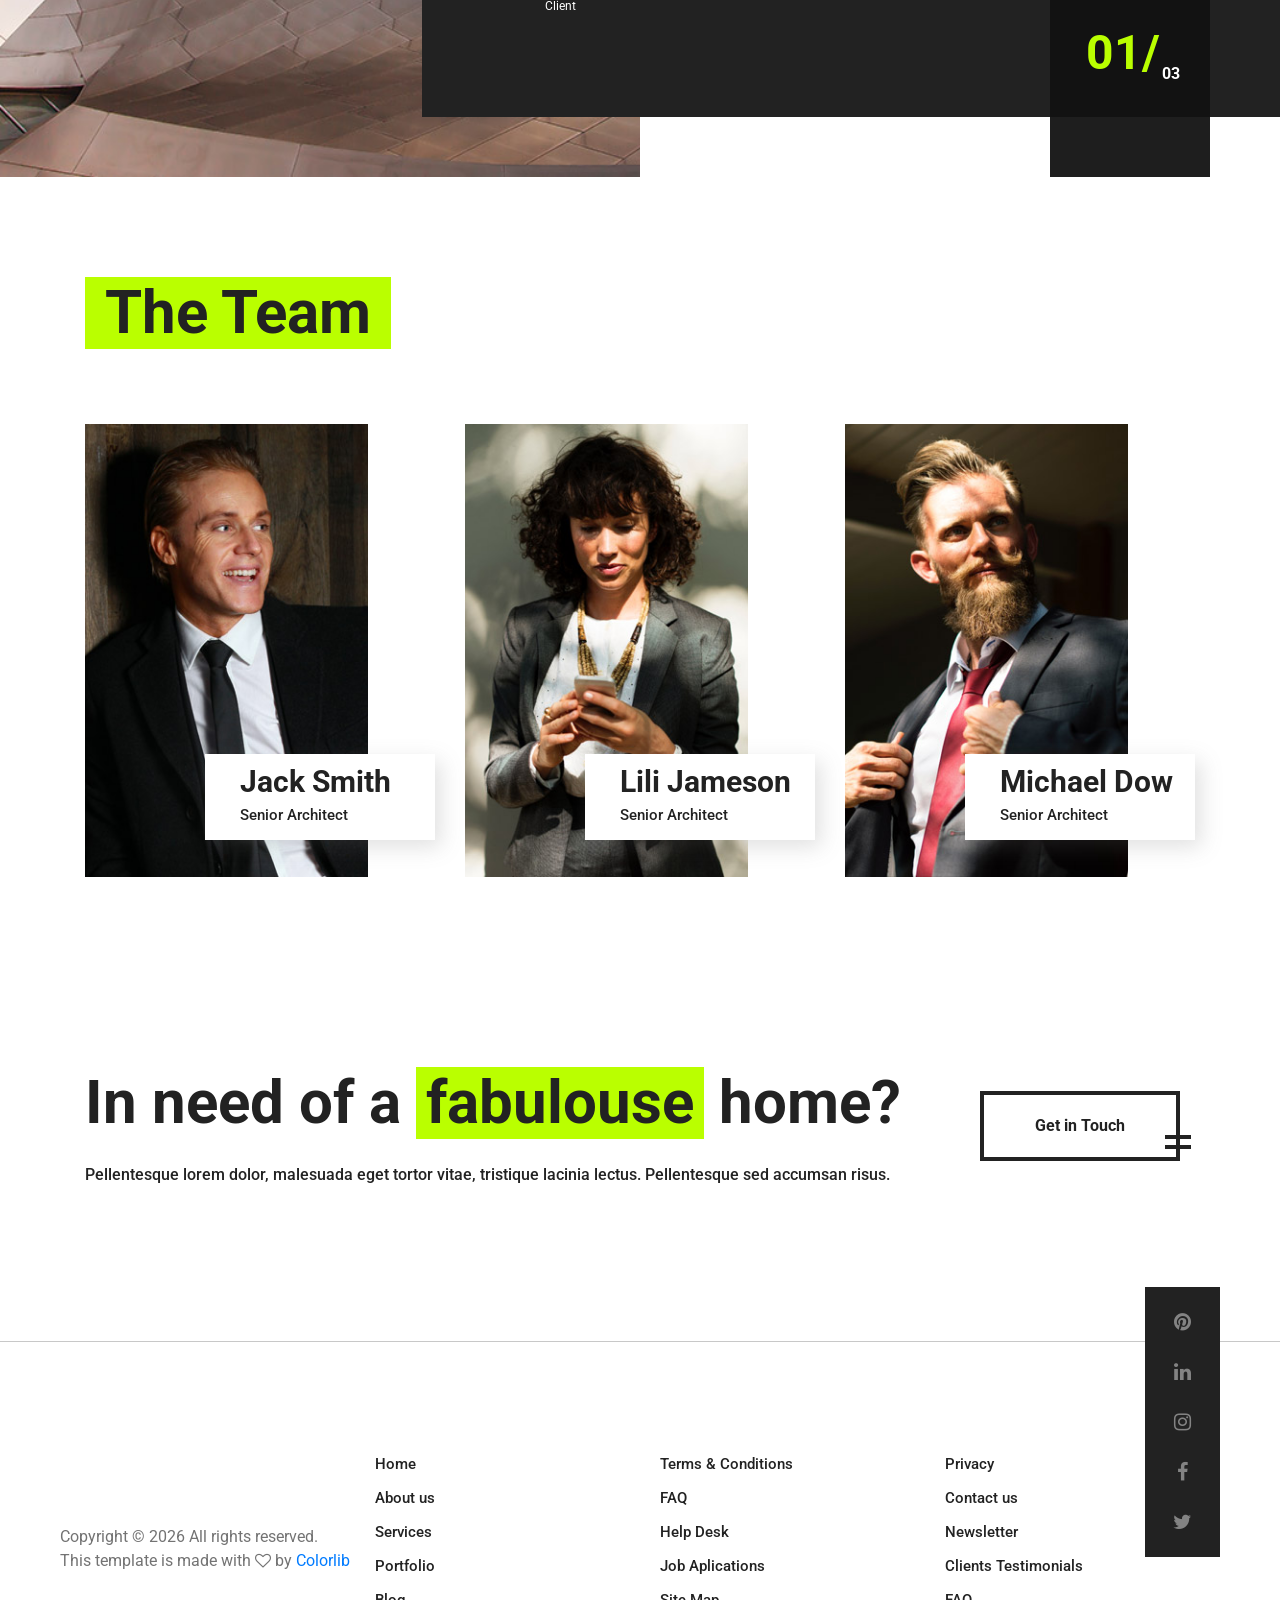
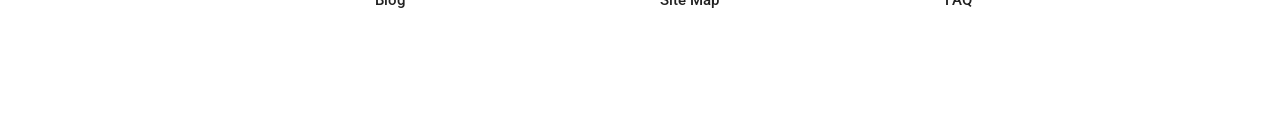
<file: about.html>
<!DOCTYPE html>
<html lang="en">
<head>
	<title>Arcade - Architecture</title>
	<meta charset="UTF-8">
	<meta name="description" content="Arcade - Architecture Template">
	<meta name="keywords" content="arcade, architecture, onepage, creative, html">
	<meta name="viewport" content="width=device-width, initial-scale=1.0">
	<!-- Favicon -->   
	<link href="img/favicon.ico" rel="shortcut icon"/>

	<!-- Google Fonts -->
	<link href="https://fonts.googleapis.com/css?family=Roboto:300,400,500,700" rel="stylesheet">

	<!-- Stylesheets -->
	<link rel="stylesheet" href="css/bootstrap.min.css"/>
	<link rel="stylesheet" href="css/font-awesome.min.css"/>
	<link rel="stylesheet" href="css/animate.css"/>
	<link rel="stylesheet" href="css/owl.carousel.css"/>
	<link rel="stylesheet" href="css/style.css"/>


	<!--[if lt IE 9]>
	  <script src="https://oss.maxcdn.com/html5shiv/3.7.2/html5shiv.min.js"></script>
	  <script src="https://oss.maxcdn.com/respond/1.4.2/respond.min.js"></script>
	<![endif]-->

</head>
<body>
	<!-- Page Preloder -->
	<div id="preloder">
		<div class="loader"></div>
	</div>
	
	<!-- Header section start -->   
	<header class="header-area">
		<a href="home.html" class="logo-area">
			<img src="img/logo.png" alt="">
		</a>
		<div class="nav-switch">
			<i class="fa fa-bars"></i>
		</div>
		<div class="phone-number">+675 334 567 223</div>
		<nav class="nav-menu">
			<ul>
				<li><a href="home.html">Home</a></li>
				<li class="active"><a href="about.html">About us</a></li>
				<li><a href="service.html">Services</a></li>
				<li><a href="portfolio.html">Portfolio</a></li>
				<li><a href="contact.html">Contact</a></li>
			</ul>
		</nav>
	</header>
	<!-- Header section end -->   


	<!-- Page header section start -->
	<section class="page-header-section set-bg" data-setbg="img/header-bg.jpg">
		<div class="container">
			<h1 class="header-title">About us<span>.</span></h1>
		</div>
	</section>
	<!-- Page header section end -->



	<!-- Intro section start -->
	<section class="intro-section spad">
		<div class="container">
			<div class="row">
				<div class="col-lg-8 intro-text">
					<h1>We are a creative Architecture<span>Studio</span></h1>
					<div class="row">
						<div class="col-md-6">
							<p>Pellentesque lorem dolor, malesuada eget tortor vitae, tristique lacinia lectus. Pellentesque sed accumsan risus, id aliquam nulla. Integer lorem risus, feugiat at mauris malesuada, accumsan pellentesque ipsum. Nunc dapibus, libero ut pulvinar accumsan, tortor nisl iaculis ligula. </p>
						</div>
						<div class="col-md-6">
							<p>Curabitur finibus dolor vel lectus pretium interdum a eget ante. Morbi rhoncus feugiat imperdiet. Curabitur non maximus leo. Nulla in ipsum sed magna egestas bibendum. Integer in sem sagittis, commodo mi sit amet, commodo nibh. Suspendisse potenti. Aliquam erat volutpat. </p>
						</div>
					</div>
				</div>
				<div class="col-lg-4 pt-4">
					<img src="img/about.jpg" alt="">
				</div>
			</div>
		</div>
	</section>
	<!-- Intro section end -->


	<!-- Testimonials section start -->
	<section class="testimonials-section spad">
		<div class="testimonials-image-box"></div>
		<div class="container">
			<div class="row">
				<div class="col-lg-7 pl-lg-0 offset-lg-5 cta-content">
					<h1>Clients <span>testimonials</span></h1>
					<div class="qut">“</div>
					<div class="testimonials-slider" id="test-slider">
						<div class="ts-item">
							<p>Pellentesque lorem dolor, malesuada eget tortor vitae, tristique lacinia lectus. Pellentesque sed accumsan risus, id aliquam nulla. Integer lorem risus, feugiat at mauris malesuada, accumsan pellentesque ipsum. Nunc dapibus, libero ut pulvinar accumsan, tortor nisl iaculis ligula. Curabitur finibus dolor vel lectus pretium interdum a eget ante. </p>
							<h4>Maria Westminster</h4>
							<span>Client</span>
						</div>
						<div class="ts-item">
							<p>Pellentesque lorem dolor, malesuada eget tortor vitae, tristique lacinia lectus. Pellentesque sed accumsan risus, id aliquam nulla. Integer lorem risus, feugiat at mauris malesuada, accumsan pellentesque ipsum. Nunc dapibus, libero ut pulvinar accumsan, tortor nisl iaculis ligula. Curabitur finibus dolor vel lectus pretium interdum a eget ante. </p>
							<h4>Maria Westminster</h4>
							<span>Client</span>
						</div>
						<div class="ts-item">
							<p>Pellentesque lorem dolor, malesuada eget tortor vitae, tristique lacinia lectus. Pellentesque sed accumsan risus, id aliquam nulla. Integer lorem risus, feugiat at mauris malesuada, accumsan pellentesque ipsum. Nunc dapibus, libero ut pulvinar accumsan, tortor nisl iaculis ligula. Curabitur finibus dolor vel lectus pretium interdum a eget ante. </p>
							<h4>Maria Westminster</h4>
							<span>Client</span>
						</div>
					</div>
					<div class="slide-num-holder test-slider" id="snh-2"></div>
				</div>
			</div>
		</div>
	</section>
	<!-- Testimonials section end -->



	<!-- Team section start -->
	<section class="team-section spad">
		<div class="container">
			<div class="section-title mb100">
				<h1>The Team</h1>
			</div>
			<div class="row">
				<div class="col-lg-4 col-md-6">
					<div class="team-member">
						<img src="img/team/1.jpg" alt="">
						<div class="member-info">
							<h2>Jack Smith</h2>
							<p>Senior Architect</p>
						</div>
					</div>
				</div>
				<div class="col-lg-4 col-md-6">
					<div class="team-member">
						<img src="img/team/2.jpg" alt="">
						<div class="member-info">
							<h2>Lili Jameson</h2>
							<p>Senior Architect</p>
						</div>
					</div>
				</div>
				<div class="col-lg-4 col-md-6">
					<div class="team-member">
						<img src="img/team/3.jpg" alt="">
						<div class="member-info">
							<h2>Michael Dow</h2>
							<p>Senior Architect</p>
						</div>
					</div>
				</div>
			</div>
		</div>
	</section>
	<!-- Team section end -->


	<section class="promo-section">
		<div class="container">
			<div class="row">
				<div class="col-lg-9 promo-text">
					<h1>In need of a <span>fabulouse</span> home?</h1>
					<p>Pellentesque lorem dolor, malesuada eget tortor vitae, tristique lacinia lectus. Pellentesque sed accumsan risus.</p>
				</div>
				<div class="col-lg-3 text-lg-right">
					<a href="#" class="site-btn sb-dark mt-4">Get in Touch</a>
				</div>
			</div>
		</div>
	</section>




	<!-- Footer section start -->
	<footer class="footer-section">
		<div class="footer-social">
			<div class="social-links">
				<a href="#"><i class="fa fa-pinterest"></i></a>
				<a href="#"><i class="fa fa-linkedin"></i></a>
				<a href="#"><i class="fa fa-instagram"></i></a>
				<a href="#"><i class="fa fa-facebook"></i></a>
				<a href="#"><i class="fa fa-twitter"></i></a>
			</div>
		</div>
		<div class="container">
			<div class="row">
				<div class="col-lg-9 offset-lg-3">
					<div class="row">
						<div class="col-md-4">
							<div class="footer-item">
								<ul>
									<li><a href="#">Home</a></li>
									<li><a href="#">About us</a></li>
									<li><a href="#">Services</a></li>
									<li><a href="#">Portfolio</a></li>
									<li><a href="#">Blog</a></li>
								</ul>
							</div>
						</div>
						<div class="col-md-4">
							<div class="footer-item">
								<ul>
									<li><a href="#">Terms & Conditions</a></li>
									<li><a href="#">FAQ</a></li>
									<li><a href="#">Help Desk</a></li>
									<li><a href="#">Job Aplications</a></li>
									<li><a href="#">Site Map</a></li>
								</ul>
							</div>
						</div>
						<div class="col-md-4">
							<div class="footer-item">
								<ul>
									<li><a href="#">Privacy</a></li>
									<li><a href="#">Contact us</a></li>
									<li><a href="#">Newsletter</a></li>
									<li><a href="#">Clients Testimonials</a></li>
									<li><a href="#">FAQ</a></li>
								</ul>
							</div>
						</div>
					</div>
				</div>
			</div>
		</div>
		<!-- Link back to Colorlib can't be removed. Template is licensed under CC BY 3.0. -->
     <div class="copyright">Copyright &copy; <script>document.write(new Date().getFullYear());</script> All rights reserved.  <br>This template is made with <i class="fa fa-heart-o" aria-hidden="true"></i> by <a href="https://colorlib.com" target="_blank">Colorlib</a></div>
    <!-- Link back to Colorlib can't be removed. Template is licensed under CC BY 3.0. -->
	</footer>
	<!-- Footer section end -->



	<!--====== Javascripts & Jquery ======-->
	<script src="js/jquery-2.1.4.min.js"></script>
	<script src="js/bootstrap.min.js"></script>
	<script src="js/isotope.pkgd.min.js"></script>
	<script src="js/owl.carousel.min.js"></script>
	<script src="js/jquery.owl-filter.js"></script>
	<script src="js/magnific-popup.min.js"></script>
	<script src="js/circle-progress.min.js"></script>
	<script src="js/main.js"></script>
</body>
</html>
</file>
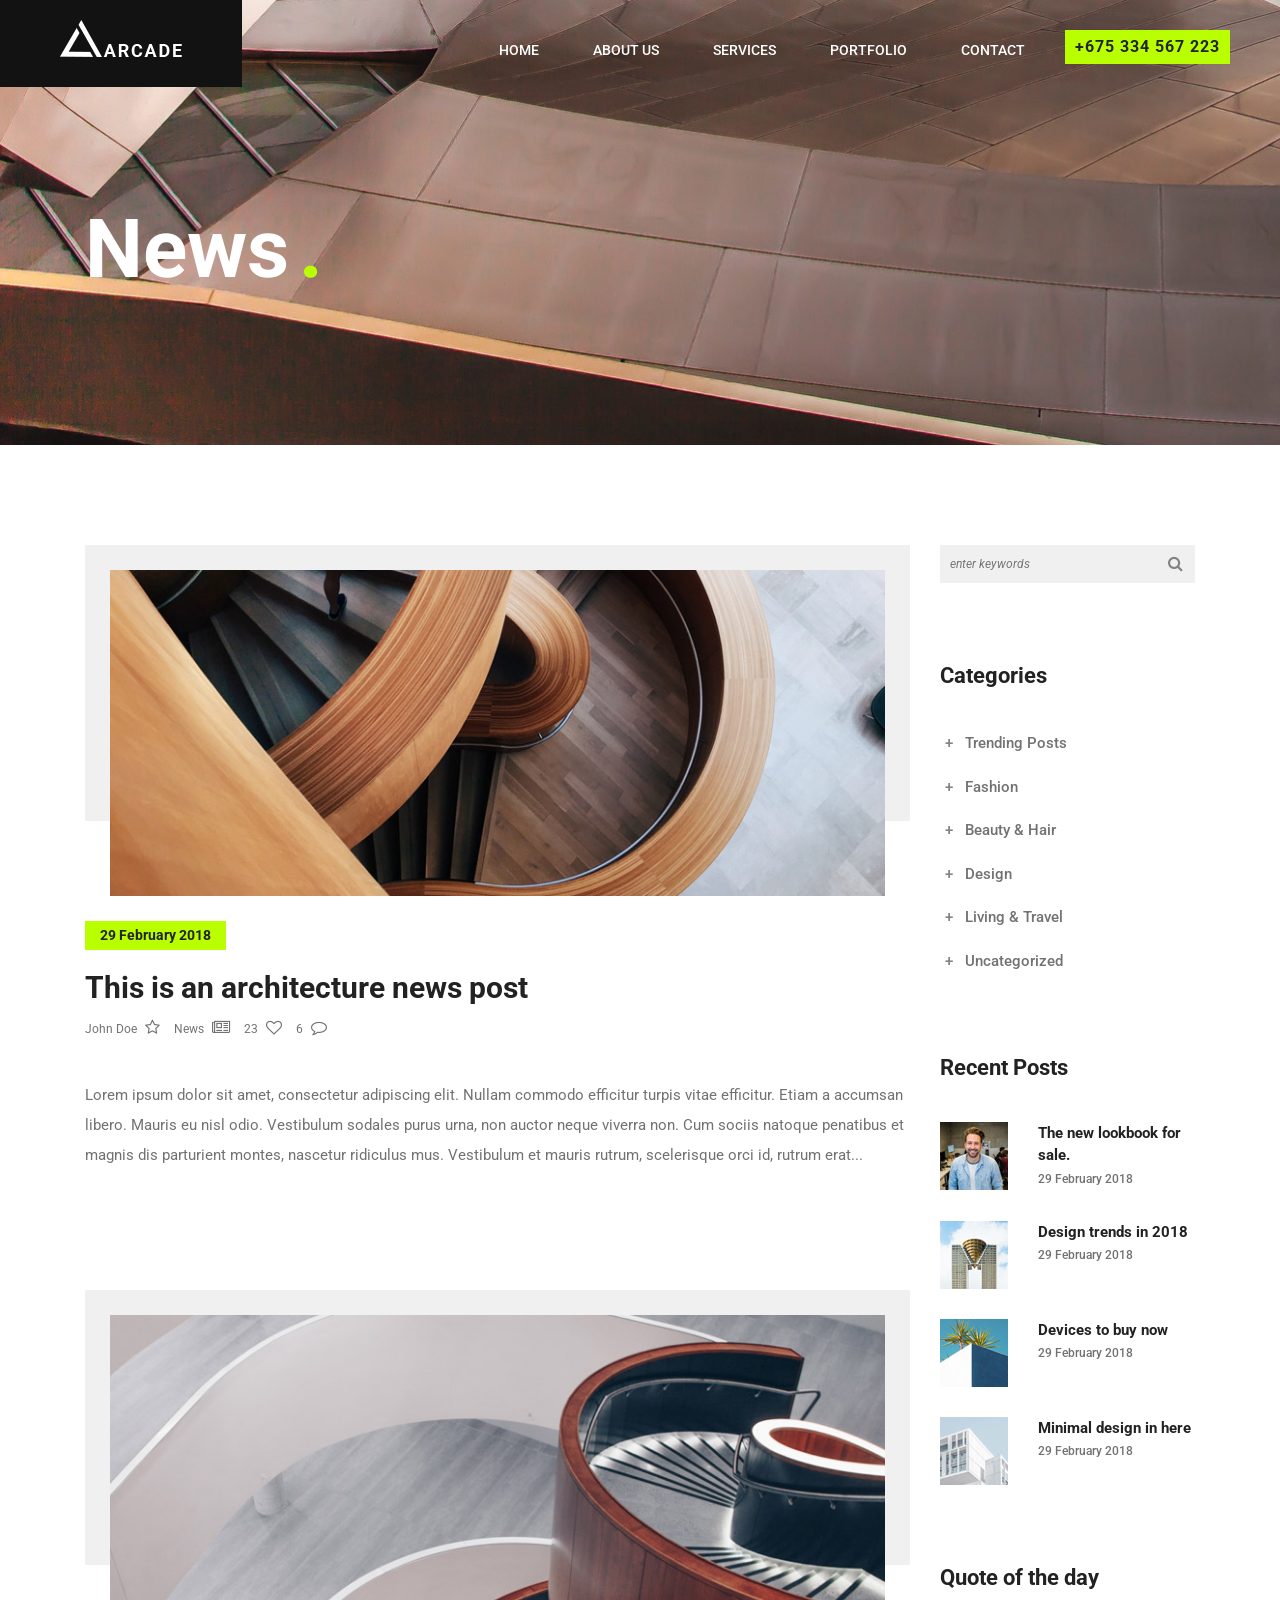
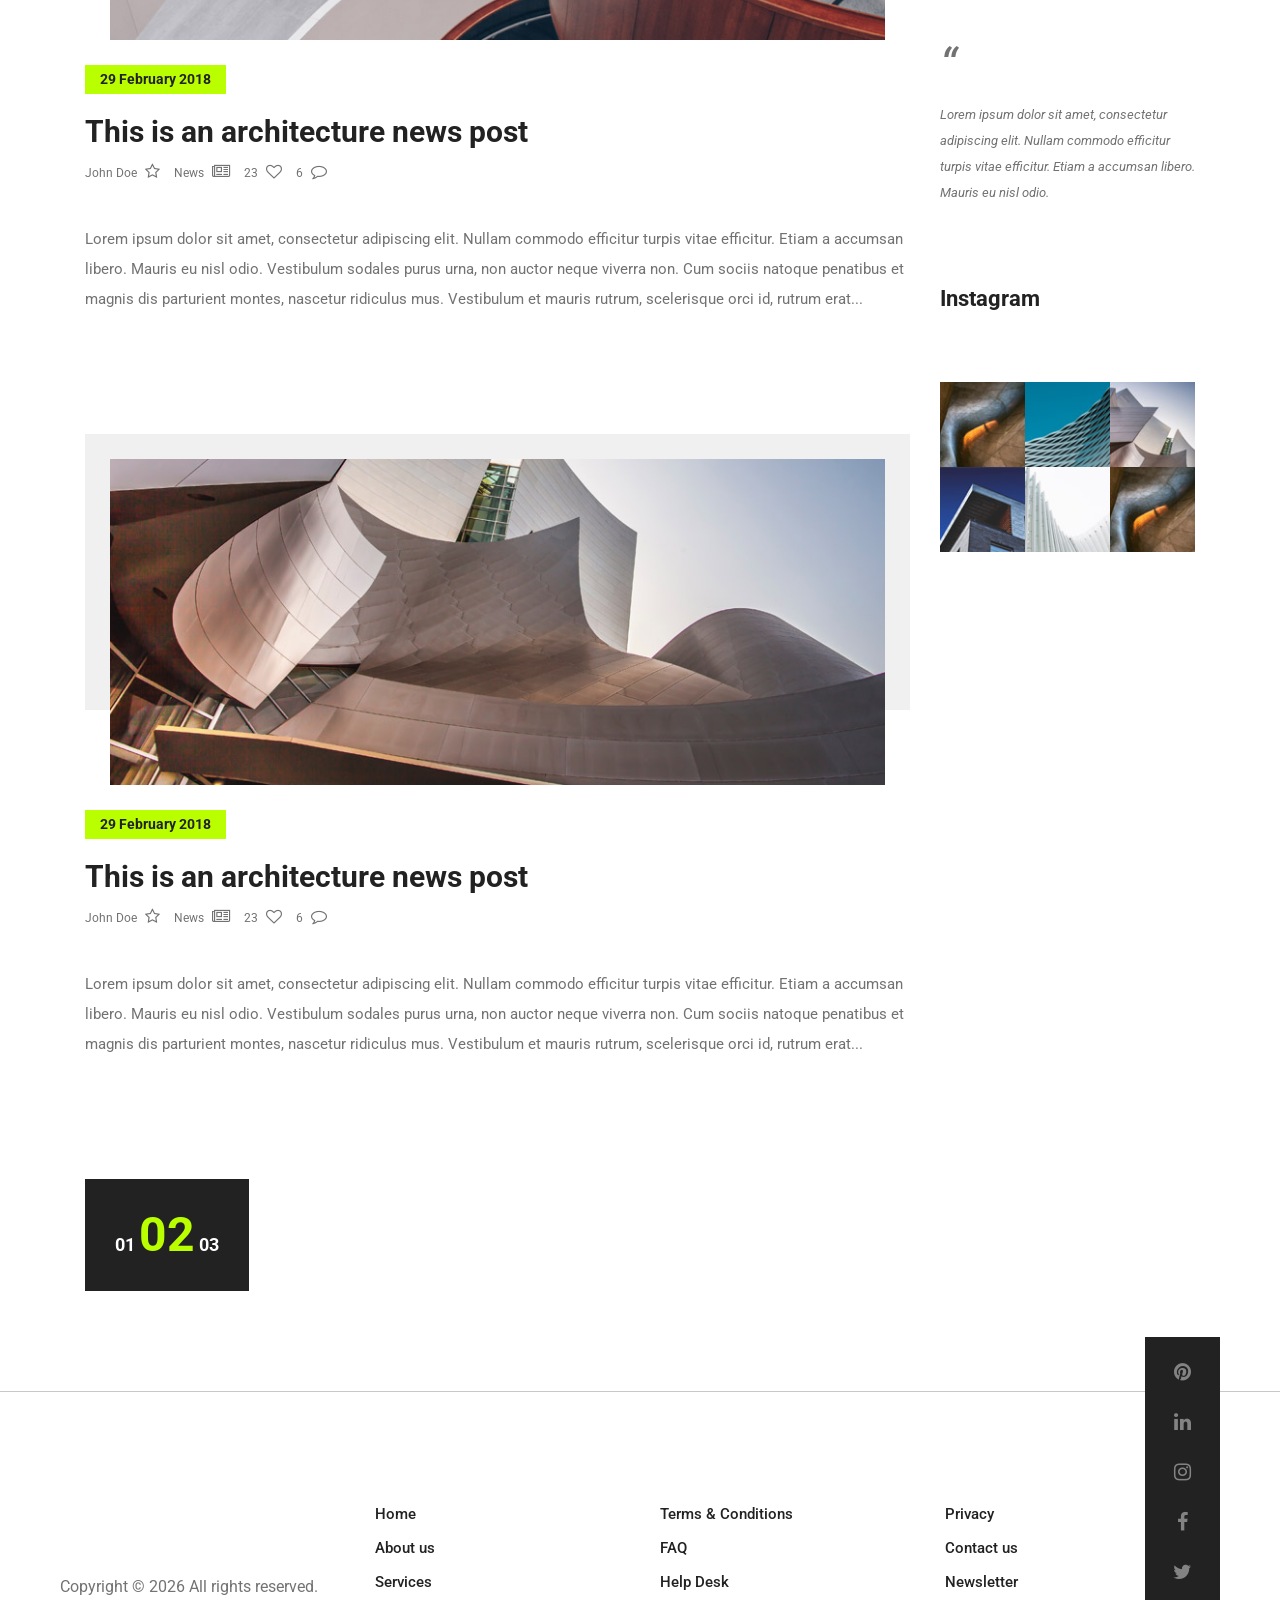
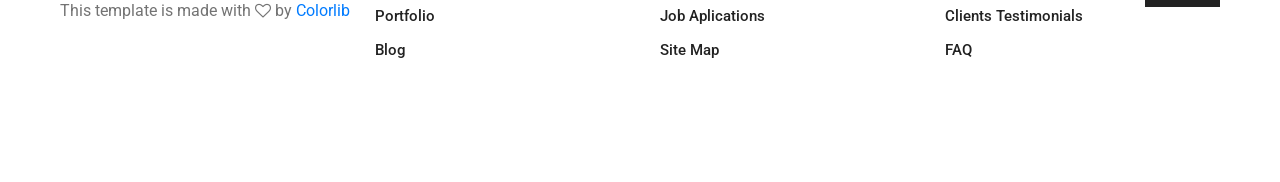
<file: blog.html>
<!DOCTYPE html>
<html lang="en">
<head>
	<title>Arcade - Architecture</title>
	<meta charset="UTF-8">
	<meta name="description" content="Arcade - Architecture Template">
	<meta name="keywords" content="arcade, architecture, onepage, creative, html">
	<meta name="viewport" content="width=device-width, initial-scale=1.0">
	<!-- Favicon -->   
	<link href="img/favicon.ico" rel="shortcut icon"/>

	<!-- Google Fonts -->
	<link href="https://fonts.googleapis.com/css?family=Roboto:300,400,500,700" rel="stylesheet">

	<!-- Stylesheets -->
	<link rel="stylesheet" href="css/bootstrap.min.css"/>
	<link rel="stylesheet" href="css/font-awesome.min.css"/>
	<link rel="stylesheet" href="css/animate.css"/>
	<link rel="stylesheet" href="css/owl.carousel.css"/>
	<link rel="stylesheet" href="css/style.css"/>


	<!--[if lt IE 9]>
	  <script src="https://oss.maxcdn.com/html5shiv/3.7.2/html5shiv.min.js"></script>
	  <script src="https://oss.maxcdn.com/respond/1.4.2/respond.min.js"></script>
	<![endif]-->

</head>
<body>
	<!-- Page Preloder -->
	<div id="preloder">
		<div class="loader"></div>
	</div>
	
	<!-- Header section start -->   
	<header class="header-area">
		<a href="home.html" class="logo-area">
			<img src="img/logo.png" alt="">
		</a>
		<div class="nav-switch">
			<i class="fa fa-bars"></i>
		</div>
		<div class="phone-number">+675 334 567 223</div>
		<nav class="nav-menu">
			<ul>
				<li><a href="home.html">Home</a></li>
				<li><a href="about.html">About us</a></li>
				<li><a href="service.html">Services</a></li>
				<li><a href="portfolio.html">Portfolio</a></li>
				<li><a href="contact.html">Contact</a></li>
			</ul>
		</nav>
	</header>
	<!-- Header section end -->   


	<!-- Page header section start -->
	<section class="page-header-section set-bg" data-setbg="img/header-bg-1.jpg">
		<div class="container">
			<h1 class="header-title">News<span>.</span></h1>
		</div>
	</section>
	<!-- Page header section end -->


	<!-- Page section start -->	
	<section class="page-section spad">
		<div class="container">
			<div class="row">
				<div class="col-lg-9 col-md-12">
					<!-- Blog post -->
					<div class="blog-post">
						<div class="thumb">
							<a href="#">
								<img src="img/blog/1.jpg" alt="">
							</a>
						</div>
						<div class="blog-content">
							<div class="post-date">29 February 2018</div>
							<h2><a href="">This is an architecture news post</a></h2>
							<div class="post-meta">
								<a href="#">John Doe <i class="fa fa-star-o"></i></a> 
								<a href="#">News <i class="fa fa-newspaper-o"></i></a> 
								<a href="#">23 <i class="fa fa-heart-o"></i></a> 
								<a href="#">6 <i class="fa fa-comment-o"></i></a> 
							</div>
							<p>Lorem ipsum dolor sit amet, consectetur adipiscing elit. Nullam commodo efficitur turpis vitae efficitur. Etiam a accumsan libero. Mauris eu nisl odio. Vestibulum sodales purus urna, non auctor neque viverra non. Cum sociis natoque penatibus et magnis dis parturient montes, nascetur ridiculus mus. Vestibulum et mauris rutrum, scelerisque orci id, rutrum erat...</p>
						</div>
					</div>
					<!-- Blog post -->
					<div class="blog-post">
						<div class="thumb">
							<a href="#">
								<img src="img/blog/2.jpg" alt="">
							</a>
						</div>
						<div class="blog-content">
							<div class="post-date">29 February 2018</div>
							<h2><a href="">This is an architecture news post</a></h2>
							<div class="post-meta">
								<a href="#">John Doe <i class="fa fa-star-o"></i></a> 
								<a href="#">News <i class="fa fa-newspaper-o"></i></a> 
								<a href="#">23 <i class="fa fa-heart-o"></i></a> 
								<a href="#">6 <i class="fa fa-comment-o"></i></a> 
							</div>
							<p>Lorem ipsum dolor sit amet, consectetur adipiscing elit. Nullam commodo efficitur turpis vitae efficitur. Etiam a accumsan libero. Mauris eu nisl odio. Vestibulum sodales purus urna, non auctor neque viverra non. Cum sociis natoque penatibus et magnis dis parturient montes, nascetur ridiculus mus. Vestibulum et mauris rutrum, scelerisque orci id, rutrum erat...</p>
						</div>
					</div>
					<!-- Blog post -->
					<div class="blog-post">
						<div class="thumb">
							<a href="#">
								<img src="img/blog/3.jpg" alt="">
							</a>
						</div>
						<div class="blog-content">
							<div class="post-date">29 February 2018</div>
							<h2><a href="">This is an architecture news post</a></h2>
							<div class="post-meta">
								<a href="#">John Doe <i class="fa fa-star-o"></i></a> 
								<a href="#">News <i class="fa fa-newspaper-o"></i></a> 
								<a href="#">23 <i class="fa fa-heart-o"></i></a> 
								<a href="#">6 <i class="fa fa-comment-o"></i></a> 
							</div>
							<p>Lorem ipsum dolor sit amet, consectetur adipiscing elit. Nullam commodo efficitur turpis vitae efficitur. Etiam a accumsan libero. Mauris eu nisl odio. Vestibulum sodales purus urna, non auctor neque viverra non. Cum sociis natoque penatibus et magnis dis parturient montes, nascetur ridiculus mus. Vestibulum et mauris rutrum, scelerisque orci id, rutrum erat...</p>
						</div>
					</div>
					<div class="pagination">
						<a href="#">01</a>
						<a href="" class="active">02</a>
						<a href="">03</a>
					</div>
				</div>
				<div class="col-lg-3 col-md-5 mt-5 mt-lg-0 sidebar">
					<!-- widget -->
					<div class="widget-area">
						<form class="search">
							<input type="text" placeholder="enter keywords">
							<button><i class="fa fa-search"></i></button>
						</form>
					</div>
					<!-- widget -->
					<div class="widget-area">
						<h3 class="widget-title">Categories</h3>
						<ul>
							<li><a href="">Trending Posts </a></li>
							<li><a href="">Fashion</a></li>
							<li><a href="">Beauty & Hair</a></li>
							<li><a href="">Design</a></li>
							<li><a href="">Living & Travel</a></li>
							<li><a href="">Uncategorized</a></li>
						</ul>
					</div>
					<!-- widget -->
					<div class="widget-area">
						<h3 class="widget-title">Recent Posts</h3>
						<div class="rp-widget">
							<div class="rp-widget-item">
								<div class="thumb">
									<img src="img/blog/recent-post/1.jpg" alt="#">
								</div>
								<div class="rp-content">
									<h4>The new lookbook for sale.</h4>
									<p>29 February 2018</p>
								</div>
							</div>
							<div class="rp-widget-item">
								<div class="thumb">
									<img src="img/blog/recent-post/2.jpg" alt="#">
								</div>
								<div class="rp-content">
									<h4>Design trends in 2018</h4>
									<p>29 February 2018</p>
								</div>
							</div>
							<div class="rp-widget-item">
								<div class="thumb">
									<img src="img/blog/recent-post/3.jpg" alt="#">
								</div>
								<div class="rp-content">
									<h4>Devices to buy now</h4>
									<p>29 February 2018</p>
								</div>
							</div>
							<div class="rp-widget-item">
								<div class="thumb">
									<img src="img/blog/recent-post/4.jpg" alt="#">
								</div>
								<div class="rp-content">
									<h4>Minimal design in here</h4>
									<p>29 February 2018</p>
								</div>
							</div>
						</div>
					</div>
					<!-- widget -->
					<div class="widget-area">
						<h3 class="widget-title">Quote of the day</h3>
						<div class="quote-widget">
							<span>“</span>
							<p>Lorem ipsum dolor sit amet, consectetur adipiscing elit. Nullam commodo efficitur turpis vitae efficitur. Etiam a accumsan libero. Mauris eu nisl odio. </p>
						</div>
					</div>
					<!-- widget -->
					<div class="widget-area">
						<h3 class="widget-title">Instagram</h3>
						<div class="instagram-widget">
							<a href="#"><img src="img/blog/instagram/1.jpg" alt="#"></a>
							<a href="#"><img src="img/blog/instagram/2.jpg" alt="#"></a>
							<a href="#"><img src="img/blog/instagram/3.jpg" alt="#"></a>
							<a href="#"><img src="img/blog/instagram/4.jpg" alt="#"></a>
							<a href="#"><img src="img/blog/instagram/5.jpg" alt="#"></a>
							<a href="#"><img src="img/blog/instagram/1.jpg" alt="#"></a>
						</div>
					</div>
				</div>
			</div>
		</div>
	</section>
	<!-- Page section end -->


	<!-- Footer section start -->
	<footer class="footer-section">
		<div class="footer-social">
			<div class="social-links">
				<a href="#"><i class="fa fa-pinterest"></i></a>
				<a href="#"><i class="fa fa-linkedin"></i></a>
				<a href="#"><i class="fa fa-instagram"></i></a>
				<a href="#"><i class="fa fa-facebook"></i></a>
				<a href="#"><i class="fa fa-twitter"></i></a>
			</div>
		</div>
		<div class="container">
			<div class="row">
				<div class="col-lg-9 offset-lg-3">
					<div class="row">
						<div class="col-md-4">
							<div class="footer-item">
								<ul>
									<li><a href="#">Home</a></li>
									<li><a href="#">About us</a></li>
									<li><a href="#">Services</a></li>
									<li><a href="#">Portfolio</a></li>
									<li><a href="#">Blog</a></li>
								</ul>
							</div>
						</div>
						<div class="col-md-4">
							<div class="footer-item">
								<ul>
									<li><a href="#">Terms & Conditions</a></li>
									<li><a href="#">FAQ</a></li>
									<li><a href="#">Help Desk</a></li>
									<li><a href="#">Job Aplications</a></li>
									<li><a href="#">Site Map</a></li>
								</ul>
							</div>
						</div>
						<div class="col-md-4">
							<div class="footer-item">
								<ul>
									<li><a href="#">Privacy</a></li>
									<li><a href="#">Contact us</a></li>
									<li><a href="#">Newsletter</a></li>
									<li><a href="#">Clients Testimonials</a></li>
									<li><a href="#">FAQ</a></li>
								</ul>
							</div>
						</div>
					</div>
				</div>
			</div>
		</div>
		<!-- Link back to Colorlib can't be removed. Template is licensed under CC BY 3.0. -->
     <div class="copyright">Copyright &copy; <script>document.write(new Date().getFullYear());</script> All rights reserved.  <br>This template is made with <i class="fa fa-heart-o" aria-hidden="true"></i> by <a href="https://colorlib.com" target="_blank">Colorlib</a></div>
    <!-- Link back to Colorlib can't be removed. Template is licensed under CC BY 3.0. -->
	</footer>
	<!-- Footer section end -->



	<!--====== Javascripts & Jquery ======-->
	<script src="js/jquery-2.1.4.min.js"></script>
	<script src="js/bootstrap.min.js"></script>
	<script src="js/isotope.pkgd.min.js"></script>
	<script src="js/owl.carousel.min.js"></script>
	<script src="js/jquery.owl-filter.js"></script>
	<script src="js/magnific-popup.min.js"></script>
	<script src="js/circle-progress.min.js"></script>
	<script src="js/main.js"></script>
</body>
</html>
</file>
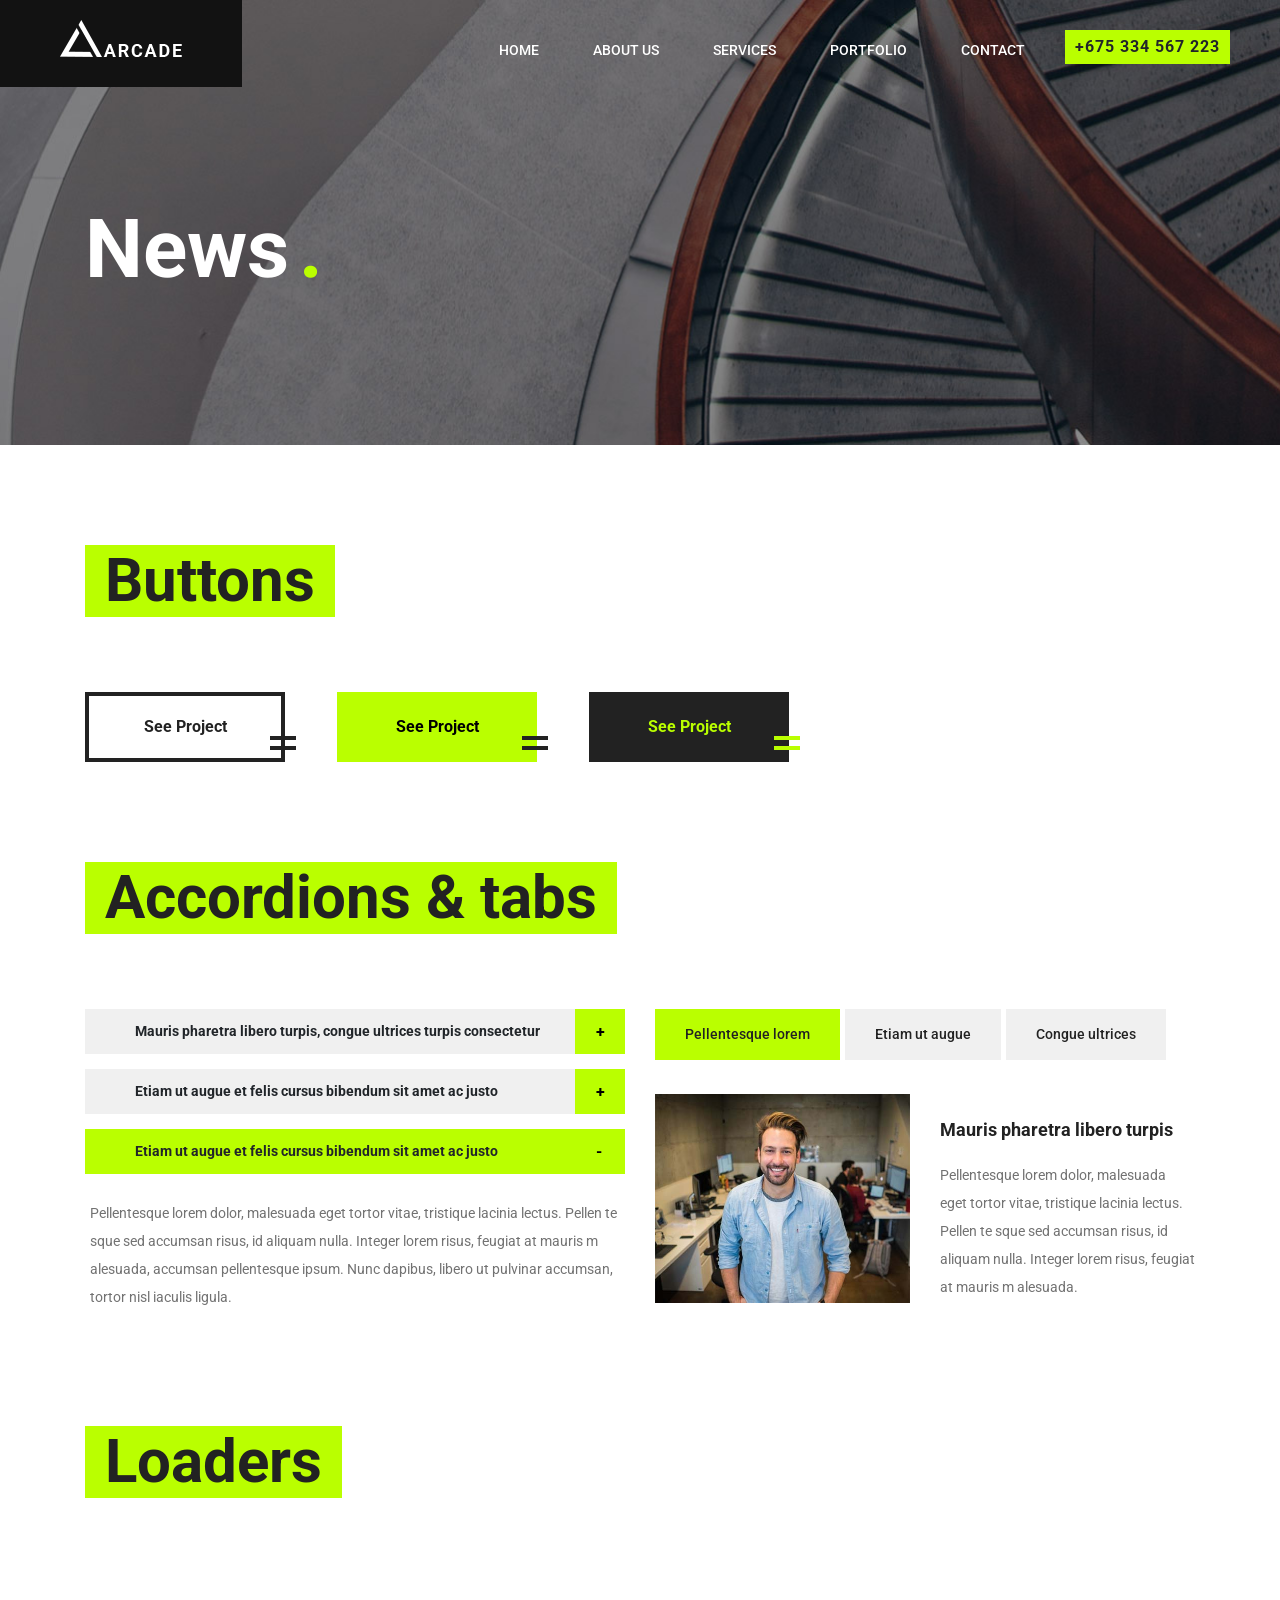
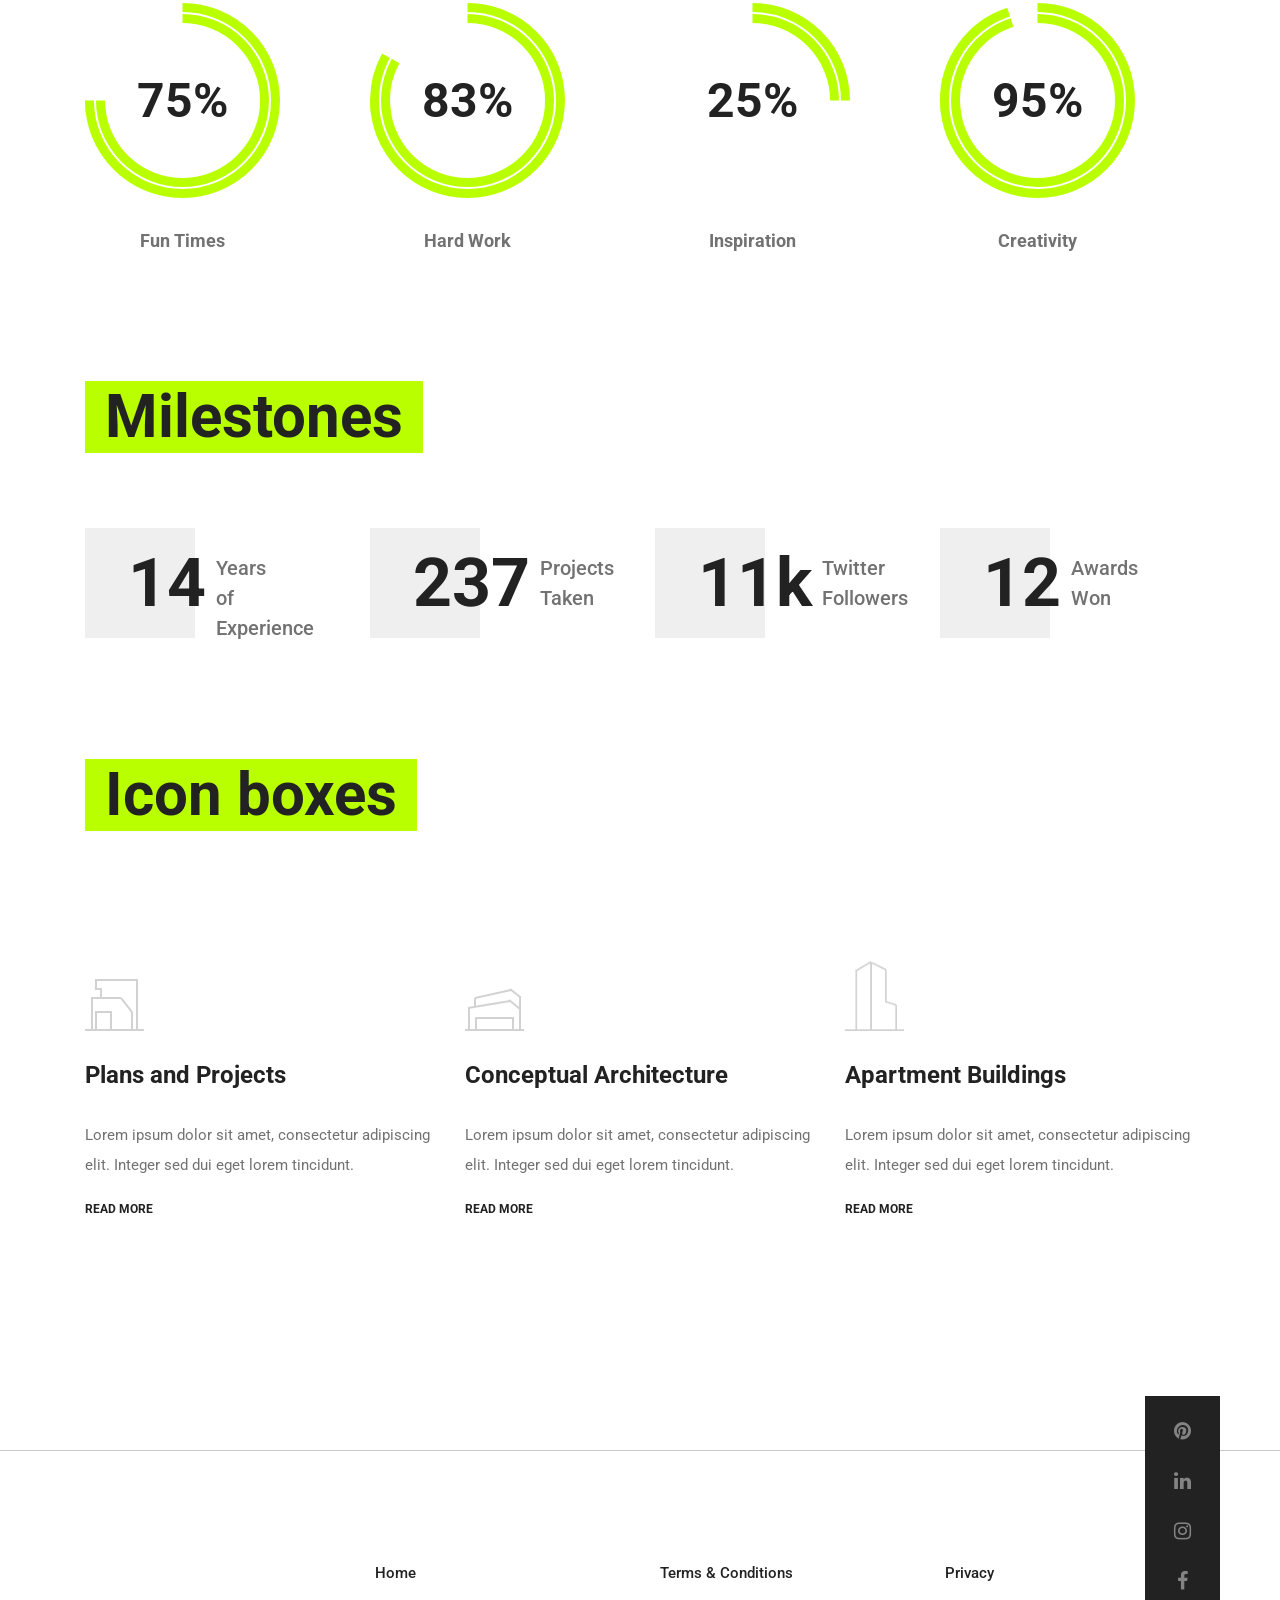
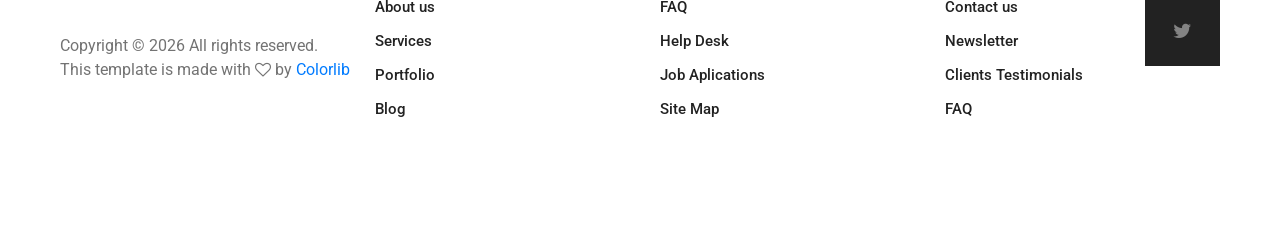
<file: element.html>
<!DOCTYPE html>
<html lang="en">
<head>
	<title>Arcade - Architecture</title>
	<meta charset="UTF-8">
	<meta name="description" content="Arcade - Architecture Template">
	<meta name="keywords" content="arcade, architecture, onepage, creative, html">
	<meta name="viewport" content="width=device-width, initial-scale=1.0">
	<!-- Favicon -->   
	<link href="img/favicon.ico" rel="shortcut icon"/>

	<!-- Google Fonts -->
	<link href="https://fonts.googleapis.com/css?family=Roboto:300,400,500,700" rel="stylesheet">

	<!-- Stylesheets -->
	<link rel="stylesheet" href="css/bootstrap.min.css"/>
	<link rel="stylesheet" href="css/font-awesome.min.css"/>
	<link rel="stylesheet" href="css/animate.css"/>
	<link rel="stylesheet" href="css/owl.carousel.css"/>
	<link rel="stylesheet" href="css/style.css"/>


	<!--[if lt IE 9]>
	  <script src="https://oss.maxcdn.com/html5shiv/3.7.2/html5shiv.min.js"></script>
	  <script src="https://oss.maxcdn.com/respond/1.4.2/respond.min.js"></script>
	<![endif]-->

</head>
<body>
	<!-- Page Preloder -->
	<div id="preloder">
		<div class="loader"></div>
	</div>
	
	<!-- Header section start -->   
	<header class="header-area">
		<a href="home.html" class="logo-area">
			<img src="img/logo.png" alt="">
		</a>
		<div class="nav-switch">
			<i class="fa fa-bars"></i>
		</div>
		<div class="phone-number">+675 334 567 223</div>
		<nav class="nav-menu">
			<ul>
				<li><a href="home.html">Home</a></li>
				<li><a href="about.html">About us</a></li>
				<li><a href="service.html">Services</a></li>
				<li><a href="portfolio.html">Portfolio</a></li>
				<li><a href="contact.html">Contact</a></li>
			</ul>
		</nav>
	</header>
	<!-- Header section end -->   


	<!-- Page header section start -->
	<section class="page-header-section set-bg" data-setbg="img/header-bg-2.jpg">
		<div class="container">
			<h1 class="header-title">News<span>.</span></h1>
		</div>
	</section>
	<!-- Page header section end -->


	<!-- Page section start -->	
	<section class="page-section spad">
		<div class="container">
			<!-- Single element -->
			<div class="element">
				<div class="section-title">
					<h1>Buttons</h1>
				</div>
				<div class="buttons">
					<button class="site-btn sb-dark mr-5">See Project</button>
					<button class="site-btn sb-solid-color mr-5">See Project</button>
					<button class="site-btn sb-solid-dark">See Project</button>
				</div>
			</div>
			<!-- Single element -->
			<div class="element">
				<div class="section-title">
					<h1>Accordions & tabs</h1>
				</div>
				<div class="row">
					<!-- Accordions -->
					<div class="col-md-6">
						<div id="accordion" class="accordion-area">
							<div class="panel">
								<div class="panel-header" id="headingOne">
									Mauris pharetra libero turpis, congue ultrices turpis consectetur 
									<button class="panel-link" data-toggle="collapse" data-target="#collapse1" aria-expanded="false" aria-controls="collapse1"></button>
								</div>
								<div id="collapse1" class="collapse" aria-labelledby="headingOne" data-parent="#accordion">
									<div class="panel-body">
										<p>Pellentesque lorem dolor, malesuada eget tortor vitae, tristique lacinia lectus. Pellen te sque sed accumsan risus, id aliquam nulla. Integer lorem risus, feugiat at mauris m alesuada, accumsan pellentesque ipsum. Nunc dapibus, libero ut pulvinar accumsan, tortor nisl iaculis ligula. </p>
									</div>
								</div>
							</div>
							<div class="panel">
								<div class="panel-header" id="headingTwo">
									Etiam ut augue et felis cursus bibendum sit amet ac justo
									<button class="panel-link" data-toggle="collapse" data-target="#collapse2" aria-expanded="false" aria-controls="collapse2"></button>
								</div>
								<div id="collapse2" class="collapse" aria-labelledby="headingTwo" data-parent="#accordion">
									<div class="panel-body">
										<p>Pellentesque lorem dolor, malesuada eget tortor vitae, tristique lacinia lectus. Pellen te sque sed accumsan risus, id aliquam nulla. Integer lorem risus, feugiat at mauris m alesuada, accumsan pellentesque ipsum. Nunc dapibus, libero ut pulvinar accumsan, tortor nisl iaculis ligula. </p>
									</div>
								</div>
							</div>
							<div class="panel">
								<div class="panel-header active" id="headingThree">
									Etiam ut augue et felis cursus bibendum sit amet ac justo
									<button class="panel-link" data-toggle="collapse" data-target="#collapse3" aria-expanded="true" aria-controls="collapse3"></button>
								</div>
								<div id="collapse3" class="collapse show" aria-labelledby="headingThree" data-parent="#accordion">
									<div class="panel-body">
										<p>Pellentesque lorem dolor, malesuada eget tortor vitae, tristique lacinia lectus. Pellen te sque sed accumsan risus, id aliquam nulla. Integer lorem risus, feugiat at mauris m alesuada, accumsan pellentesque ipsum. Nunc dapibus, libero ut pulvinar accumsan, tortor nisl iaculis ligula. </p>
									</div>
								</div>
							</div>
						</div>
					</div>
					<div class="col-lg-6">
						<div class="tab-element">
							<ul class="nav nav-tabs" id="myTab" role="tablist">
								<li class="nav-item">
									<a class="nav-link active" id="1-tab" data-toggle="tab" href="#tab-1" role="tab" aria-controls="tab-1" aria-selected="true">Pellentesque lorem </a>
								</li>
								<li class="nav-item">
									<a class="nav-link" id="2-tab" data-toggle="tab" href="#tab-2" role="tab" aria-controls="tab-2" aria-selected="false">Etiam ut augue</a>
								</li>
								<li class="nav-item">
									<a class="nav-link" id="3-tab" data-toggle="tab" href="#tab-3" role="tab" aria-controls="tab-3" aria-selected="false">Congue ultrices</a>
								</li>
							</ul>
							<div class="tab-content" id="myTabContent">
								<!-- single tab content -->
								<div class="tab-pane fade show active" id="tab-1" role="tabpanel" aria-labelledby="tab-1">
									<div class="row">
										<div class="col-md-6">
											<img src="img/element.jpg" alt="">
										</div>
										<div class="col-md-6">
											<h4>Mauris pharetra libero turpis</h4>
											<p>Pellentesque lorem dolor, malesuada eget tortor vitae, tristique lacinia lectus. Pellen te sque sed accumsan risus, id aliquam nulla. Integer lorem risus, feugiat at mauris m alesuada.</p>
										</div>
									</div>
								</div>
								<div class="tab-pane fade" id="tab-2" role="tabpanel" aria-labelledby="tab-2">
									<div class="row">
										<div class="col-md-6">
											<img src="img/element.jpg" alt="">
										</div>
										<div class="col-md-6">
											<h4>Mauris pharetra libero turpis 2</h4>
											<p>Pellentesque lorem dolor, malesuada eget tortor vitae, tristique lacinia lectus. Pellen te sque sed accumsan risus, id aliquam nulla. Integer lorem risus, feugiat at mauris m alesuada.</p>
										</div>
									</div>
								</div>
								<div class="tab-pane fade" id="tab-3" role="tabpanel" aria-labelledby="tab-3">
									<div class="row">
										<div class="col-md-6">
											<img src="img/element.jpg" alt="">
										</div>
										<div class="col-md-6">
											<h4>Mauris pharetra libero turpis 3</h4>
											<p>Pellentesque lorem dolor, malesuada eget tortor vitae, tristique lacinia lectus. Pellen te sque sed accumsan risus, id aliquam nulla. Integer lorem risus, feugiat at mauris m alesuada.</p>
										</div>
									</div>
								</div>
							</div>
						</div>
					</div>
				</div>
			</div>
			<!-- Single element -->
			<div class="element">
				<div class="section-title">
					<h1>Loaders</h1>
				</div>
				<div class="row">
					<div class="col-lg-3 col-md-6">
						<div class="circle-progress">
							<div id="progress1" class="prog-circle"></div>
							<div class="progress-info">
								<h2>75%</h2>
							</div>
							<div class="prog-title">
								<h3>Fun Times</h3>
							</div>			
						</div>
					</div>
					<div class="col-lg-3 col-md-6">
						<div class="circle-progress">
							<div id="progress2" class="prog-circle"></div>
							<div class="progress-info">
								<h2>83%</h2>
							</div>
							<div class="prog-title">
								<h3>Hard Work</h3>
							</div>			
						</div>
					</div>
					<div class="col-lg-3 col-md-6">
						<div class="circle-progress">
							<div id="progress3" class="prog-circle"></div>
							<div class="progress-info">
								<h2>25%</h2>
							</div>
							<div class="prog-title">
								<h3>Inspiration</h3>
							</div>			
						</div>
					</div>
					<div class="col-lg-3 col-md-6">
						<div class="circle-progress">
							<div id="progress4" class="prog-circle"></div>
							<div class="progress-info">
								<h2>95%</h2>
							</div>
							<div class="prog-title">
								<h3>Creativity</h3>
							</div>			
						</div>
					</div>
				</div>
			</div>
			<div class="element">
				<div class="section-title">
					<h1>Milestones</h1>
				</div>
				<div class="row">
					<div class="col-lg-3 col-md-6">
						<div class="milestone">
							<h2>14</h2>
							<p>Years <br>of <br>Experience</p>
						</div>
					</div>
					<div class="col-lg-3 col-md-6">
						<div class="milestone">
							<h2>237</h2>
							<p>Projects <br>Taken</p>
						</div>
					</div>
					<div class="col-lg-3 col-md-6">
						<div class="milestone">
							<h2>11k</h2>
							<p>Twitter <br>Followers</p>
						</div>
					</div>
					<div class="col-lg-3 col-md-6">
						<div class="milestone">
							<h2>12</h2>
							<p>Awards <br>Won</p>
						</div>
					</div>
				</div>
			</div>
			<div class="element">
				<div class="section-title">
					<h1>Icon boxes</h1>
				</div>
				<div class="row">
					<div class="col-lg-4 col-md-6">
						<div class="service-box">
							<div class="sb-icon">
								<div class="sb-img-icon">
									<img src="img/icon/dark/1.png" alt="">
								</div>
							</div>
							<h3>Plans and Projects</h3>
							<p>Lorem ipsum dolor sit amet, consectetur adipiscing elit. Integer sed dui eget lorem tincidunt.</p>
							<a href="#" class="readmore">READ MORE</a>
						</div>
					</div>
					<div class="col-lg-4 col-md-6">
						<div class="service-box">
							<div class="sb-icon">
								<div class="sb-img-icon">
									<img src="img/icon/dark/2.png" alt="">
								</div>
							</div>
							<h3>Conceptual Architecture</h3>
							<p>Lorem ipsum dolor sit amet, consectetur adipiscing elit. Integer sed dui eget lorem tincidunt.</p>
							<a href="#" class="readmore">READ MORE</a>
						</div>
					</div>
					<div class="col-lg-4 col-md-6">
						<div class="service-box">
							<div class="sb-icon">
								<div class="sb-img-icon">
									<img src="img/icon/dark/3.png" alt="">
								</div>
							</div>
							<h3>Apartment Buildings</h3>
							<p>Lorem ipsum dolor sit amet, consectetur adipiscing elit. Integer sed dui eget lorem tincidunt.</p>
							<a href="#" class="readmore">READ MORE</a>
						</div>
					</div>
				</div>
			</div>
		</div>
	</section>
	<!-- Page section end -->


	<!-- Footer section start -->
	<footer class="footer-section">
		<div class="footer-social">
			<div class="social-links">
				<a href="#"><i class="fa fa-pinterest"></i></a>
				<a href="#"><i class="fa fa-linkedin"></i></a>
				<a href="#"><i class="fa fa-instagram"></i></a>
				<a href="#"><i class="fa fa-facebook"></i></a>
				<a href="#"><i class="fa fa-twitter"></i></a>
			</div>
		</div>
		<div class="container">
			<div class="row">
				<div class="col-lg-9 offset-lg-3">
					<div class="row">
						<div class="col-md-4">
							<div class="footer-item">
								<ul>
									<li><a href="#">Home</a></li>
									<li><a href="#">About us</a></li>
									<li><a href="#">Services</a></li>
									<li><a href="#">Portfolio</a></li>
									<li><a href="#">Blog</a></li>
								</ul>
							</div>
						</div>
						<div class="col-md-4">
							<div class="footer-item">
								<ul>
									<li><a href="#">Terms & Conditions</a></li>
									<li><a href="#">FAQ</a></li>
									<li><a href="#">Help Desk</a></li>
									<li><a href="#">Job Aplications</a></li>
									<li><a href="#">Site Map</a></li>
								</ul>
							</div>
						</div>
						<div class="col-md-4">
							<div class="footer-item">
								<ul>
									<li><a href="#">Privacy</a></li>
									<li><a href="#">Contact us</a></li>
									<li><a href="#">Newsletter</a></li>
									<li><a href="#">Clients Testimonials</a></li>
									<li><a href="#">FAQ</a></li>
								</ul>
							</div>
						</div>
					</div>
				</div>
			</div>
		</div>
		<!-- Link back to Colorlib can't be removed. Template is licensed under CC BY 3.0. -->
     <div class="copyright">Copyright &copy; <script>document.write(new Date().getFullYear());</script> All rights reserved.  <br>This template is made with <i class="fa fa-heart-o" aria-hidden="true"></i> by <a href="https://colorlib.com" target="_blank">Colorlib</a></div>
    <!-- Link back to Colorlib can't be removed. Template is licensed under CC BY 3.0. -->
	</footer>
	<!-- Footer section end -->




	<!--====== Javascripts & Jquery ======-->
	<script src="js/jquery-2.1.4.min.js"></script>
	<script src="js/bootstrap.min.js"></script>
	<script src="js/isotope.pkgd.min.js"></script>
	<script src="js/owl.carousel.min.js"></script>
	<script src="js/jquery.owl-filter.js"></script>
	<script src="js/magnific-popup.min.js"></script>
	<script src="js/circle-progress.min.js"></script>
	<script src="js/main.js"></script>
</body>
</html>
</file>
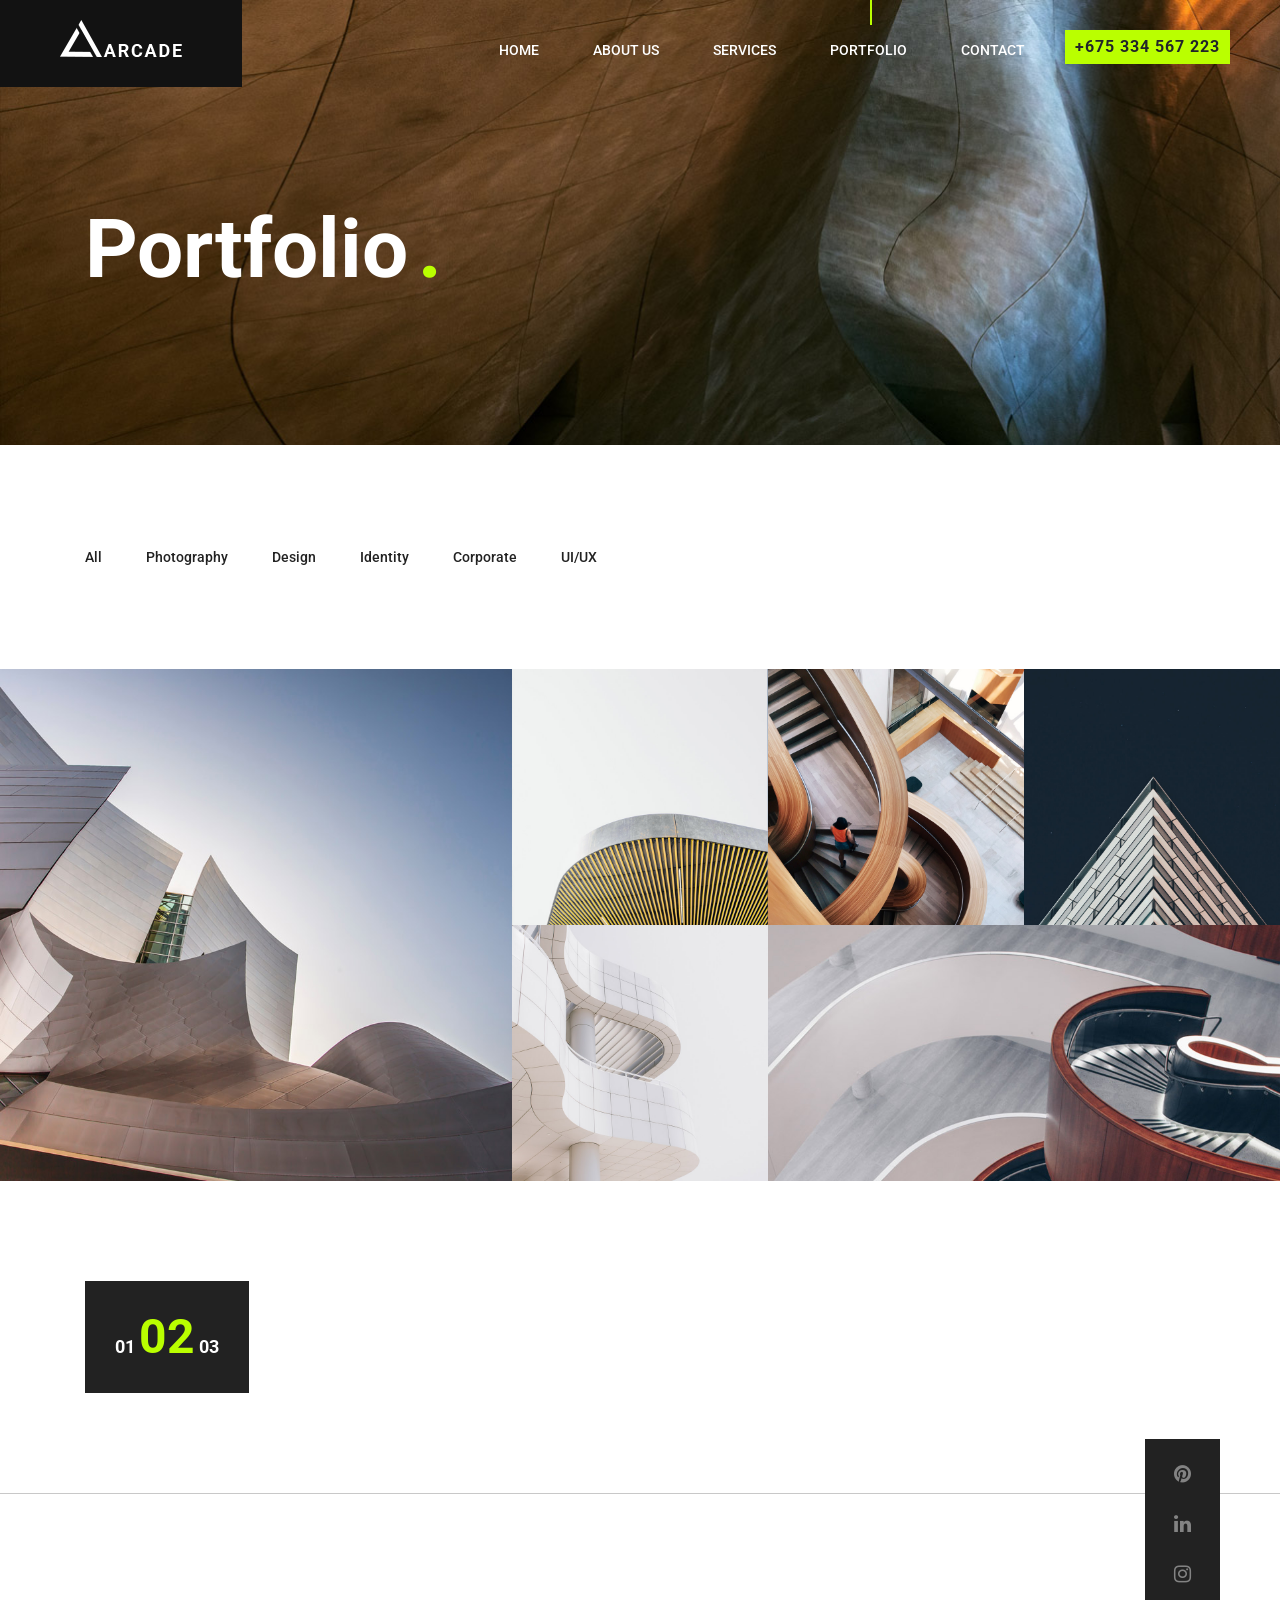
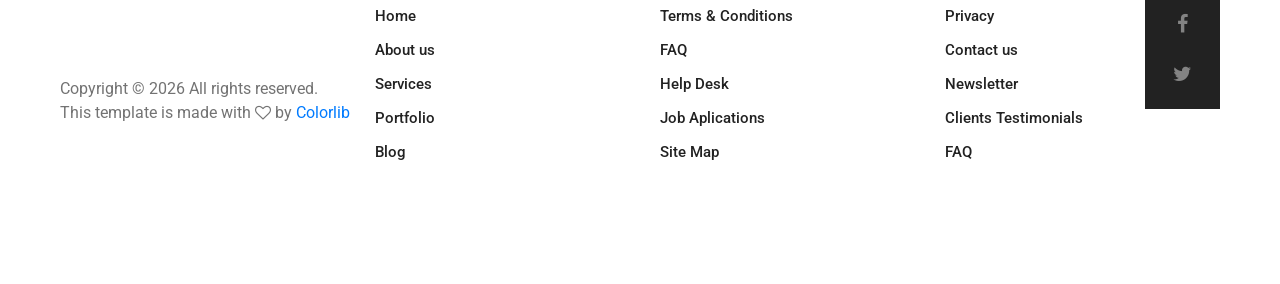
<file: portfolio.html>
<!DOCTYPE html>
<html lang="en">
<head>
	<title>Arcade - Architecture</title>
	<meta charset="UTF-8">
	<meta name="description" content="Arcade - Architecture Template">
	<meta name="keywords" content="arcade, architecture, onepage, creative, html">
	<meta name="viewport" content="width=device-width, initial-scale=1.0">
	<!-- Favicon -->   
	<link href="img/favicon.ico" rel="shortcut icon"/>

	<!-- Google Fonts -->
	<link href="https://fonts.googleapis.com/css?family=Roboto:300,400,500,700" rel="stylesheet">

	<!-- Stylesheets -->
	<link rel="stylesheet" href="css/bootstrap.min.css"/>
	<link rel="stylesheet" href="css/font-awesome.min.css"/>
	<link rel="stylesheet" href="css/animate.css"/>
	<link rel="stylesheet" href="css/magnific-popup.css"/>
	<link rel="stylesheet" href="css/owl.carousel.css"/>
	<link rel="stylesheet" href="css/style.css"/>


	<!--[if lt IE 9]>
	  <script src="https://oss.maxcdn.com/html5shiv/3.7.2/html5shiv.min.js"></script>
	  <script src="https://oss.maxcdn.com/respond/1.4.2/respond.min.js"></script>
	<![endif]-->

</head>
<body>
	<!-- Page Preloder -->
	<div id="preloder">
		<div class="loader"></div>
	</div>
	
	<!-- Header section start -->   
	<header class="header-area">
		<a href="home.html" class="logo-area">
			<img src="img/logo.png" alt="">
		</a>
		<div class="nav-switch">
			<i class="fa fa-bars"></i>
		</div>
		<div class="phone-number">+675 334 567 223</div>
		<nav class="nav-menu">
			<ul>
				<li><a href="home.html">Home</a></li>
				<li><a href="about.html">About us</a></li>
				<li><a href="service.html">Services</a></li>
				<li class="active"><a href="portfolio.html">Portfolio</a></li>
				<li><a href="contact.html">Contact</a></li>
			</ul>
		</nav>
	</header>
	<!-- Header section end -->   


	<!-- Page header section start -->
	<section class="page-header-section set-bg" data-setbg="img/header-bg.jpg">
		<div class="container">
			<h1 class="header-title">Portfolio<span>.</span></h1>
		</div>
	</section>
	<!-- Page header section end -->


	<!-- Page section start -->
	<div class="page-section spad">
		<div class="container">
			<!-- portfolio filter menu -->
			<ul class="portfolio-filter">
				<li class="filter" data-filter="*">All</li>
				<li class="filter" data-filter=".photo">Photography</li>
				<li class="filter" data-filter=".design">Design</li>
				<li class="filter" data-filter=".iden">Identity</li>
				<li class="filter" data-filter=".corp">Corporate</li>
				<li class="filter" data-filter=".uxui">UI/UX</li>
			</ul>
		</div>
		<!-- portfolio items -->
		<div class="portfolio-warp spad">
			<div id="portfolio">
				<div class="grid-sizer"></div>
				<!-- portfolio item -->
				<div class="grid-item set-bg grid-wide photo" data-setbg="img/portfolio/1.jpg"><a class="img-popup" href="img/portfolio/1.jpg"></a></div>
				<!-- portfolio item -->
				<div class="grid-item set-bg design corp" data-setbg="img/portfolio/2.jpg"><a class="img-popup" href="img/portfolio/2.jpg"></a></div>
				<!-- portfolio item -->
				<div class="grid-item set-bg iden photo uxui" data-setbg="img/portfolio/3.jpg"><a class="img-popup" href="img/portfolio/3.jpg"></a></div>
				<!-- portfolio item -->
				<div class="grid-item set-bg corp design" data-setbg="img/portfolio/4.jpg"><a class="img-popup" href="img/portfolio/4.jpg"></a></div>
				<!-- portfolio item -->
				<div class="grid-item set-bg uxui iden" data-setbg="img/portfolio/5.jpg"><a class="img-popup" href="img/portfolio/5.jpg"></a></div>
				<!-- portfolio item -->
				<div class="grid-item set-bg grid-long design corp" data-setbg="img/portfolio/6.jpg"><a class="img-popup" href="img/portfolio/6.jpg"></a></div>
			</div>
		</div>
		<div class="container">
			<div class="pagination">
				<a href="#">01</a>
				<a href="" class="active">02</a>
				<a href="">03</a>
			</div>
		</div>
	</div>
	<!-- Page section end -->



	<!-- Footer section start -->
	<footer class="footer-section">
		<div class="footer-social">
			<div class="social-links">
				<a href="#"><i class="fa fa-pinterest"></i></a>
				<a href="#"><i class="fa fa-linkedin"></i></a>
				<a href="#"><i class="fa fa-instagram"></i></a>
				<a href="#"><i class="fa fa-facebook"></i></a>
				<a href="#"><i class="fa fa-twitter"></i></a>
			</div>
		</div>
		<div class="container">
			<div class="row">
				<div class="col-lg-9 offset-lg-3">
					<div class="row">
						<div class="col-md-4">
							<div class="footer-item">
								<ul>
									<li><a href="#">Home</a></li>
									<li><a href="#">About us</a></li>
									<li><a href="#">Services</a></li>
									<li><a href="#">Portfolio</a></li>
									<li><a href="#">Blog</a></li>
								</ul>
							</div>
						</div>
						<div class="col-md-4">
							<div class="footer-item">
								<ul>
									<li><a href="#">Terms & Conditions</a></li>
									<li><a href="#">FAQ</a></li>
									<li><a href="#">Help Desk</a></li>
									<li><a href="#">Job Aplications</a></li>
									<li><a href="#">Site Map</a></li>
								</ul>
							</div>
						</div>
						<div class="col-md-4">
							<div class="footer-item">
								<ul>
									<li><a href="#">Privacy</a></li>
									<li><a href="#">Contact us</a></li>
									<li><a href="#">Newsletter</a></li>
									<li><a href="#">Clients Testimonials</a></li>
									<li><a href="#">FAQ</a></li>
								</ul>
							</div>
						</div>
					</div>
				</div>
			</div>
		</div>
		<!-- Link back to Colorlib can't be removed. Template is licensed under CC BY 3.0. -->
     <div class="copyright">Copyright &copy; <script>document.write(new Date().getFullYear());</script> All rights reserved.  <br>This template is made with <i class="fa fa-heart-o" aria-hidden="true"></i> by <a href="https://colorlib.com" target="_blank">Colorlib</a></div>
    <!-- Link back to Colorlib can't be removed. Template is licensed under CC BY 3.0. -->
	</footer>
	<!-- Footer section end -->



	<!--====== Javascripts & Jquery ======-->
	<script src="js/jquery-2.1.4.min.js"></script>
	<script src="js/bootstrap.min.js"></script>
	<script src="js/isotope.pkgd.min.js"></script>
	<script src="js/owl.carousel.min.js"></script>
	<script src="js/jquery.owl-filter.js"></script>
	<script src="js/magnific-popup.min.js"></script>
	<script src="js/circle-progress.min.js"></script>
	<script src="js/main.js"></script>
</body>
</html>
</file>
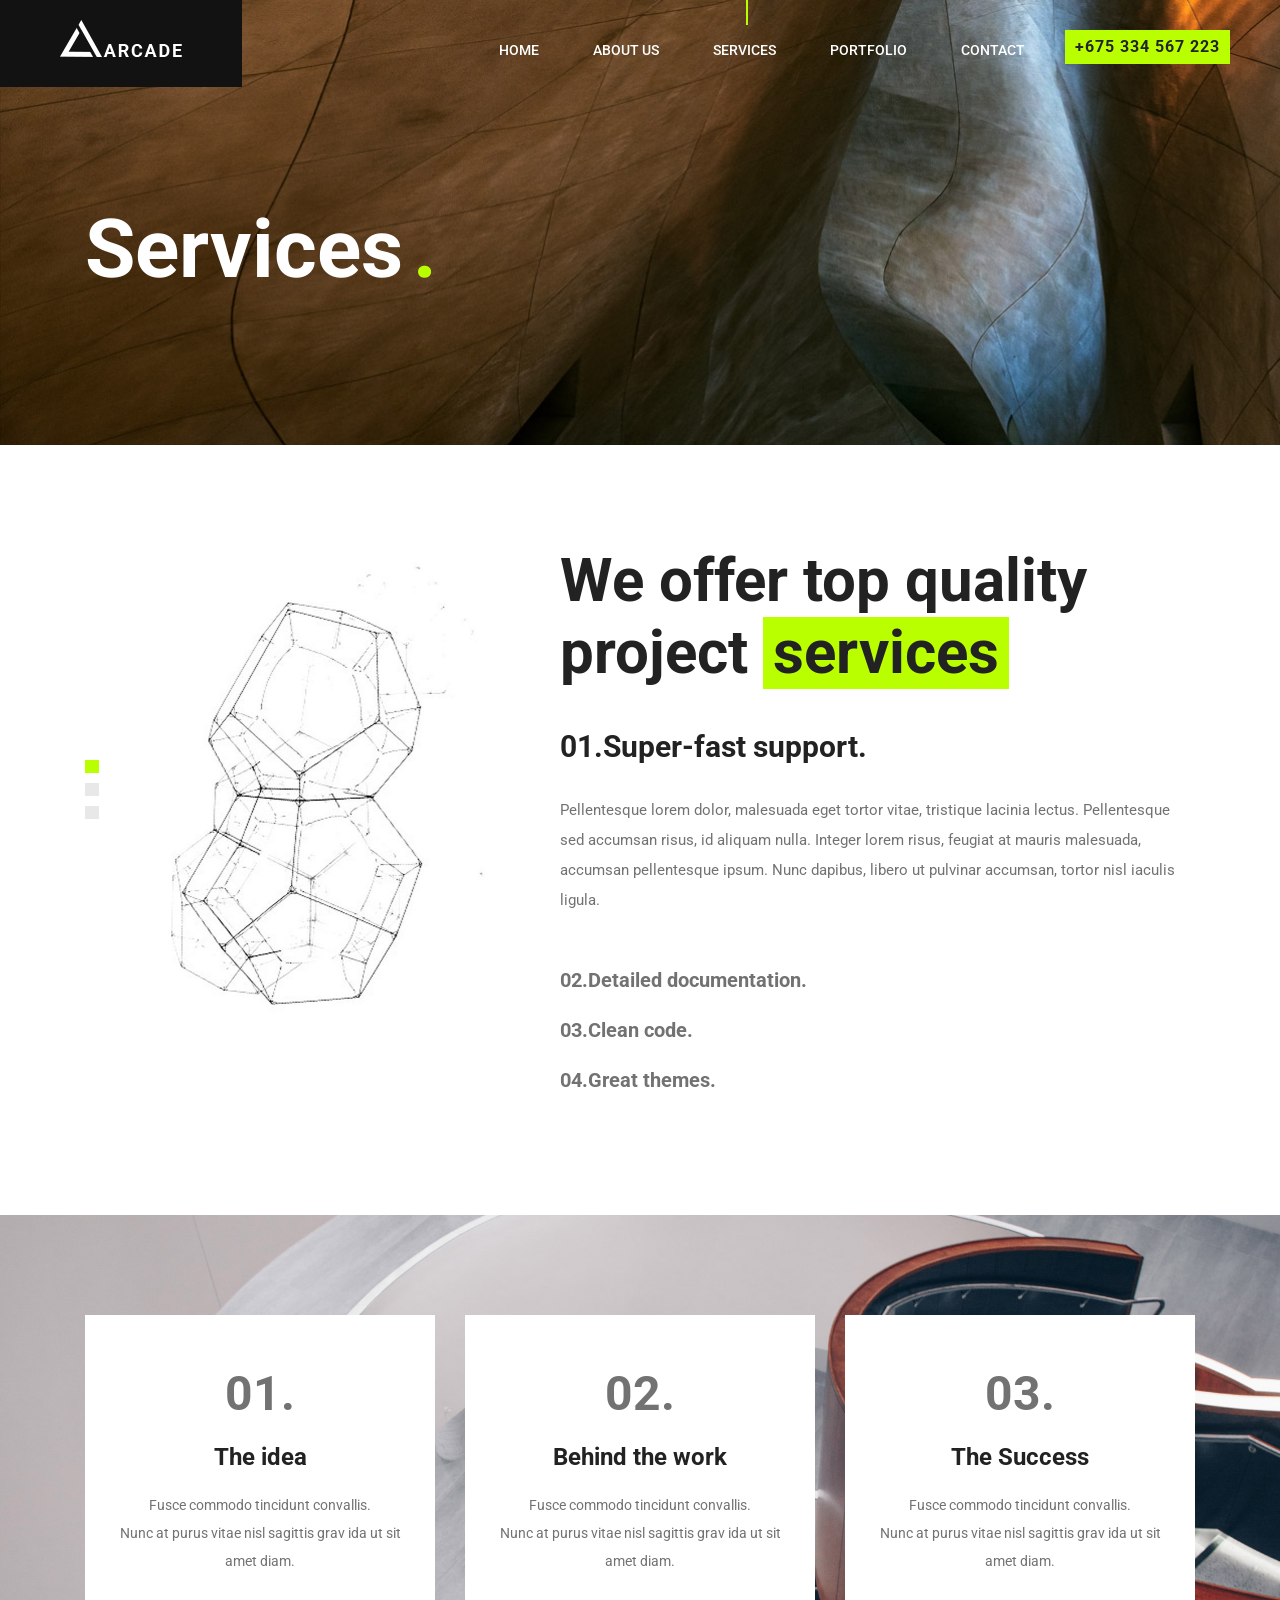
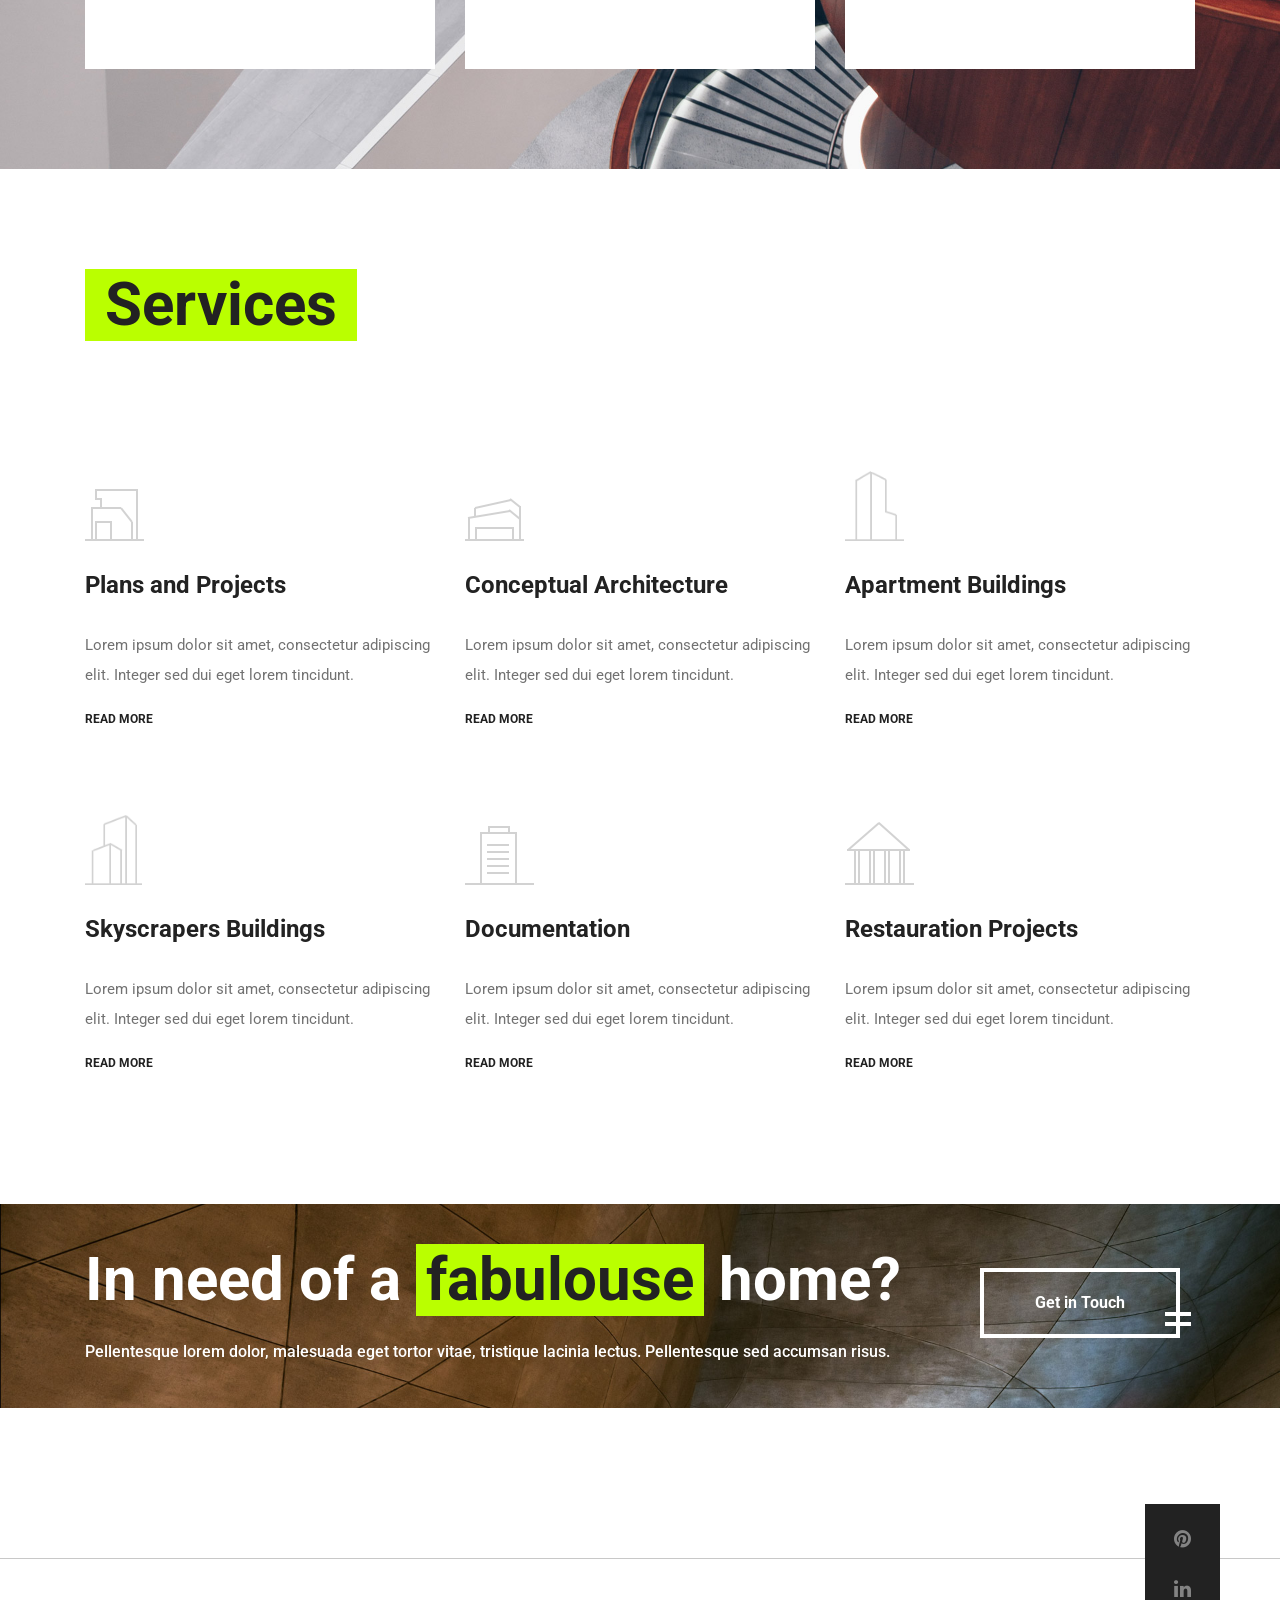
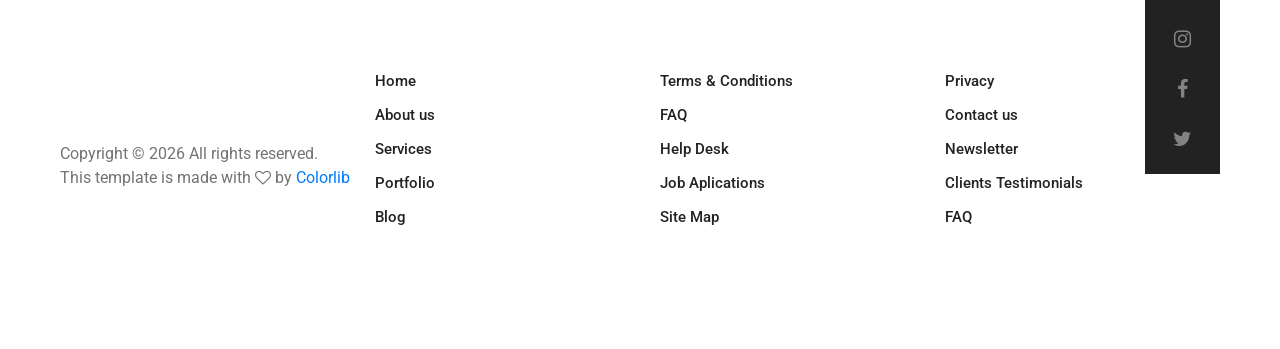
<file: service.html>
<!DOCTYPE html>
<html lang="en">
<head>
	<title>Arcade - Architecture</title>
	<meta charset="UTF-8">
	<meta name="description" content="Arcade - Architecture Template">
	<meta name="keywords" content="arcade, architecture, onepage, creative, html">
	<meta name="viewport" content="width=device-width, initial-scale=1.0">
	<!-- Favicon -->   
	<link href="img/favicon.ico" rel="shortcut icon"/>

	<!-- Google Fonts -->
	<link href="https://fonts.googleapis.com/css?family=Roboto:300,400,500,700" rel="stylesheet">

	<!-- Stylesheets -->
	<link rel="stylesheet" href="css/bootstrap.min.css"/>
	<link rel="stylesheet" href="css/font-awesome.min.css"/>
	<link rel="stylesheet" href="css/animate.css"/>
	<link rel="stylesheet" href="css/owl.carousel.css"/>
	<link rel="stylesheet" href="css/style.css"/>


	<!--[if lt IE 9]>
	  <script src="https://oss.maxcdn.com/html5shiv/3.7.2/html5shiv.min.js"></script>
	  <script src="https://oss.maxcdn.com/respond/1.4.2/respond.min.js"></script>
	<![endif]-->

</head>
<body>
	<!-- Page Preloder -->
	<div id="preloder">
		<div class="loader"></div>
	</div>
	
	<!-- Header section start -->   
	<header class="header-area">
		<a href="home.html" class="logo-area">
			<img src="img/logo.png" alt="">
		</a>
		<div class="nav-switch">
			<i class="fa fa-bars"></i>
		</div>
		<div class="phone-number">+675 334 567 223</div>
		<nav class="nav-menu">
			<ul>
				<li><a href="home.html">Home</a></li>
				<li><a href="about.html">About us</a></li>
				<li class="active"><a href="service.html">Services</a></li>
				<li><a href="portfolio.html">Portfolio</a></li>
				<li><a href="contact.html">Contact</a></li>
			</ul>
		</nav>
	</header>
	<!-- Header section end -->   


	<!-- Page header section start -->
	<section class="page-header-section set-bg" data-setbg="img/header-bg.jpg">
		<div class="container">
			<h1 class="header-title">Services<span>.</span></h1>
		</div>
	</section>
	<!-- Page header section end -->



	<!-- Intro section start -->
	<section class="intro-section spad">
		<div class="container">
			<div class="row">
				<div class="col-lg-5">
					<div class="service-slider">
						<div class="ss-single">
							<img src="img/service/1.jpg" alt="">
						</div>
						<div class="ss-single">
							<img src="img/service/2.jpg" alt="">
						</div>
						<div class="ss-single">
							<img src="img/service/3.jpg" alt="">
						</div>
					</div>
				</div>
				<div class="col-lg-7 service-text">
					<h1>We offer top quality project <span>services</span></h1>
					<h2>01.Super-fast support.</h2>
					<p>Pellentesque lorem dolor, malesuada eget tortor vitae, tristique lacinia lectus. Pellentesque sed accumsan risus, id aliquam nulla. Integer lorem risus, feugiat at mauris malesuada, accumsan pellentesque ipsum. Nunc dapibus, libero ut pulvinar accumsan, tortor nisl iaculis ligula. </p>
					<ol>
						<li>02.Detailed documentation. </li>
						<li>03.Clean code.</li>
						<li>04.Great themes.</li>
					</ol>
				</div>
			</div>
		</div>
	</section>
	<!-- Intro section end -->


	<!-- Service box section start -->
	<div class="service-box-section spad set-bg" data-setbg="img/service-bg.jpg">
		<div class="container">
			<div class="row">
				<div class="col-lg-4 col-md-6">
					<div class="solid-service-box">
						<h2>01.</h2>
						<h3>The idea</h3>
						<p>Fusce commodo tincidunt convallis. <br> Nunc at purus vitae nisl sagittis grav ida ut sit amet diam.</p>
						<a href="#" class="readmore">READ MORE</a>
					</div>
				</div>
				<div class="col-lg-4 col-md-6">
					<div class="solid-service-box">
						<h2>02.</h2>
						<h3>Behind the work</h3>
						<p>Fusce commodo tincidunt convallis. <br> Nunc at purus vitae nisl sagittis grav ida ut sit amet diam.</p>
						<a href="#" class="readmore">READ MORE</a>
					</div>
				</div>
				<div class="col-lg-4 col-md-12">
					<div class="solid-service-box">
						<h2>03.</h2>
						<h3>The Success</h3>
						<p>Fusce commodo tincidunt convallis. <br> Nunc at purus vitae nisl sagittis grav ida ut sit amet diam.</p>
						<a href="#" class="readmore">READ MORE</a>
					</div>
				</div>
			</div>
		</div>
	</div>
	<!-- Service box section end -->


	<!-- Service section start -->
	<section class="service-section spad">
		<div class="container">
			<div class="section-title">
				<h1>Services</h1>
			</div>
			<div class="row">
				<div class="col-lg-4 col-md-6">
					<div class="service-box">
						<div class="sb-icon">
							<div class="sb-img-icon">
								<img src="img/icon/dark/1.png" alt="">
							</div>
						</div>
						<h3>Plans and Projects</h3>
						<p>Lorem ipsum dolor sit amet, consectetur adipiscing elit. Integer sed dui eget lorem tincidunt.</p>
						<a href="#" class="readmore">READ MORE</a>
					</div>
				</div>
				<div class="col-lg-4 col-md-6">
					<div class="service-box">
						<div class="sb-icon">
							<div class="sb-img-icon">
								<img src="img/icon/dark/2.png" alt="">
							</div>
						</div>
						<h3>Conceptual Architecture</h3>
						<p>Lorem ipsum dolor sit amet, consectetur adipiscing elit. Integer sed dui eget lorem tincidunt.</p>
						<a href="#" class="readmore">READ MORE</a>
					</div>
				</div>
				<div class="col-lg-4 col-md-6">
					<div class="service-box">
						<div class="sb-icon">
							<div class="sb-img-icon">
								<img src="img/icon/dark/3.png" alt="">
							</div>
						</div>
						<h3>Apartment Buildings</h3>
						<p>Lorem ipsum dolor sit amet, consectetur adipiscing elit. Integer sed dui eget lorem tincidunt.</p>
						<a href="#" class="readmore">READ MORE</a>
					</div>
				</div>
				<div class="col-lg-4 col-md-6">
					<div class="service-box">
						<div class="sb-icon">
							<div class="sb-img-icon">
								<img src="img/icon/dark/4.png" alt="">
							</div>
						</div>
						<h3>Skyscrapers Buildings</h3>
						<p>Lorem ipsum dolor sit amet, consectetur adipiscing elit. Integer sed dui eget lorem tincidunt.</p>
						<a href="#" class="readmore">READ MORE</a>
					</div>
				</div>
				<div class="col-lg-4 col-md-6">
					<div class="service-box">
						<div class="sb-icon">
							<div class="sb-img-icon">
								<img src="img/icon/dark/5.png" alt="">
							</div>
						</div>
						<h3>Documentation</h3>
						<p>Lorem ipsum dolor sit amet, consectetur adipiscing elit. Integer sed dui eget lorem tincidunt.</p>
						<a href="#" class="readmore">READ MORE</a>
					</div>
				</div>
				<div class="col-lg-4 col-md-6">
					<div class="service-box">
						<div class="sb-icon">
							<div class="sb-img-icon">
								<img src="img/icon/dark/6.png" alt="">
							</div>
						</div>
						<h3>Restauration Projects</h3>
						<p>Lorem ipsum dolor sit amet, consectetur adipiscing elit. Integer sed dui eget lorem tincidunt.</p>
						<a href="#" class="readmore">READ MORE</a>
					</div>
				</div>
			</div>
		</div>
	</section>
	<!-- Service section end -->



	<section class="promo-section pt-0">
		<div class="promo-box set-bg" data-setbg="img/bg.jpg">
			<div class="container">
				<div class="row">
					<div class="col-lg-9 promo-text">
						<h1>In need of a <span>fabulouse</span> home?</h1>
						<p>Pellentesque lorem dolor, malesuada eget tortor vitae, tristique lacinia lectus. Pellentesque sed accumsan risus.</p>
					</div>
					<div class="col-lg-3 text-lg-right">
						<a href="#" class="site-btn sb-light mt-4">Get in Touch</a>
					</div>
				</div>
			</div>
		</div>
	</section>




	<!-- Footer section start -->
	<footer class="footer-section">
		<div class="footer-social">
			<div class="social-links">
				<a href="#"><i class="fa fa-pinterest"></i></a>
				<a href="#"><i class="fa fa-linkedin"></i></a>
				<a href="#"><i class="fa fa-instagram"></i></a>
				<a href="#"><i class="fa fa-facebook"></i></a>
				<a href="#"><i class="fa fa-twitter"></i></a>
			</div>
		</div>
		<div class="container">
			<div class="row">
				<div class="col-lg-9 offset-lg-3">
					<div class="row">
						<div class="col-md-4">
							<div class="footer-item">
								<ul>
									<li><a href="#">Home</a></li>
									<li><a href="#">About us</a></li>
									<li><a href="#">Services</a></li>
									<li><a href="#">Portfolio</a></li>
									<li><a href="#">Blog</a></li>
								</ul>
							</div>
						</div>
						<div class="col-md-4">
							<div class="footer-item">
								<ul>
									<li><a href="#">Terms & Conditions</a></li>
									<li><a href="#">FAQ</a></li>
									<li><a href="#">Help Desk</a></li>
									<li><a href="#">Job Aplications</a></li>
									<li><a href="#">Site Map</a></li>
								</ul>
							</div>
						</div>
						<div class="col-md-4">
							<div class="footer-item">
								<ul>
									<li><a href="#">Privacy</a></li>
									<li><a href="#">Contact us</a></li>
									<li><a href="#">Newsletter</a></li>
									<li><a href="#">Clients Testimonials</a></li>
									<li><a href="#">FAQ</a></li>
								</ul>
							</div>
						</div>
					</div>
				</div>
			</div>
		</div>
		<!-- Link back to Colorlib can't be removed. Template is licensed under CC BY 3.0. -->
     <div class="copyright">Copyright &copy; <script>document.write(new Date().getFullYear());</script> All rights reserved.  <br>This template is made with <i class="fa fa-heart-o" aria-hidden="true"></i> by <a href="https://colorlib.com" target="_blank">Colorlib</a></div>
    <!-- Link back to Colorlib can't be removed. Template is licensed under CC BY 3.0. -->
	</footer>
	<!-- Footer section end -->




	<!--====== Javascripts & Jquery ======-->
	<script src="js/jquery-2.1.4.min.js"></script>
	<script src="js/bootstrap.min.js"></script>
	<script src="js/isotope.pkgd.min.js"></script>
	<script src="js/owl.carousel.min.js"></script>
	<script src="js/jquery.owl-filter.js"></script>
	<script src="js/magnific-popup.min.js"></script>
	<script src="js/circle-progress.min.js"></script>
	<script src="js/main.js"></script>
</body>
</html>
</file>
<file: styles-v6.css>
:root{--ink:#172033;--ink2:#536078;--paper:#fffdf8;--cream:#fff4df;--cloud:#f5f7fb;--mango:#ffcb45;--coral:#ff6b5f;--sky:#2d7ff9;--mint:#31d39a;--grape:#7758ff;--line:#dce2ec;--r:26px;--shell:min(1180px,calc(100% - 32px));--hard:6px 6px 0 var(--ink)}
*{box-sizing:border-box}html{scroll-behavior:smooth}body{margin:0;background:var(--paper);color:var(--ink);font:16px/1.55 Nunito,system-ui,sans-serif;overflow-x:hidden}img{display:block;width:100%}a{color:inherit;text-decoration:none}button,input,select{font:inherit}.shell{width:var(--shell);margin:auto}.section-pad{padding:92px 0}.skip-link{position:fixed;top:-60px;left:12px;z-index:999;background:var(--ink);color:#fff;padding:10px;border-radius:10px}.skip-link:focus{top:12px}
h1,h2,h3{font-family:Fredoka,sans-serif;letter-spacing:-.035em;line-height:1.04;margin:0}.kicker,.eyebrow{font-size:.75rem;font-weight:900;letter-spacing:.09em;text-transform:uppercase}.kicker{color:var(--sky)}
.site-header{position:sticky;top:0;z-index:100;background:#fffdf8e8;backdrop-filter:blur(18px);border-bottom:1px solid #17203314}.nav-wrap{height:78px;display:flex;align-items:center;gap:26px}.brand{margin-right:auto}.brand img{width:178px}.main-nav{display:flex;gap:24px;font-weight:800;font-size:.92rem}.main-nav a:hover{color:var(--sky)}.menu-toggle{display:none;border:0;background:none;padding:8px}.menu-toggle span{display:block;width:24px;height:2px;background:var(--ink);margin:5px}
.button{display:inline-flex;align-items:center;justify-content:center;gap:8px;padding:13px 18px;border:2px solid var(--ink);border-radius:16px;font:700 1rem Fredoka,sans-serif;cursor:pointer;transition:.18s}.button:hover{transform:translate(-2px,-2px)}.button-primary{background:var(--coral);box-shadow:4px 4px 0 var(--ink)}.button-primary:hover{box-shadow:7px 7px 0 var(--ink)}.button-ghost{background:white;box-shadow:4px 4px 0 #dce2ec}.button-dark{background:var(--ink);color:#fff}.button-yellow{background:var(--mango);box-shadow:4px 4px 0 var(--ink)}.button-lg{padding:16px 22px}.button-full{width:100%;padding:16px}
.hero{position:relative;padding-top:72px;background:radial-gradient(circle at 12% 16%,#ffcb4540,transparent 27%),radial-gradient(circle at 87% 12%,#2d7ff929,transparent 25%),var(--paper)}.hero-grid{display:grid;grid-template-columns:1.02fr .98fr;gap:62px;align-items:center;min-height:610px}.eyebrow{display:inline-flex;align-items:center;gap:8px;background:#fff;border:1.5px solid var(--ink);border-radius:999px;padding:8px 12px}.dot{width:9px;height:9px;border-radius:50%;background:var(--mint)}h1{font-size:clamp(3.2rem,6.6vw,5.7rem);margin-top:22px}h1 span{color:var(--sky);position:relative}.hero-lede{font-size:1.16rem;color:var(--ink2);max-width:650px;margin:26px 0}.hero-actions{display:flex;gap:12px;flex-wrap:wrap}.trust-row{display:grid;grid-template-columns:repeat(3,1fr);gap:15px;margin-top:36px;padding-top:20px;border-top:1px solid var(--line)}.trust-row div{display:flex;flex-direction:column}.trust-row strong{font-family:Fredoka}.trust-row span{font-size:.78rem;color:#758096}
.hero-visual{position:relative;min-height:570px}.visual-card{position:absolute;overflow:hidden;border:3px solid var(--ink);border-radius:25px;background:#fff;box-shadow:var(--hard)}.visual-card img{height:100%;object-fit:cover}.visual-card-main{inset:28px 0 64px 80px;transform:rotate(1.3deg)}.visual-card-before{width:205px;height:155px;left:0;bottom:6px;z-index:4;transform:rotate(-5deg)}.badge{position:absolute;top:13px;left:13px;border:2px solid var(--ink);border-radius:999px;padding:7px 10px;font:700 .74rem Fredoka;background:var(--coral)}.badge-dark{background:var(--ink);color:#fff}.image-caption{position:absolute;right:14px;bottom:14px;background:#fffffff0;border-radius:999px;padding:8px 11px;font-size:.75rem;font-weight:900}.pulse{display:inline-block;width:7px;height:7px;border-radius:50%;background:var(--mint);margin-right:6px}.sticker{position:absolute;z-index:5;width:122px;height:122px;border:3px solid var(--ink);border-radius:50%;display:grid;place-content:center;text-align:center;font:700 1.15rem/1 Fredoka;box-shadow:5px 5px 0 var(--ink)}.sticker small{font:700 .62rem/1.15 Nunito;margin-top:5px}.sticker-yellow{right:-22px;top:0;background:var(--mango);transform:rotate(8deg)}.sticker-blue{right:-12px;bottom:0;background:var(--sky);color:#fff;transform:rotate(-7deg);width:110px;height:110px}
.promise-strip{background:var(--ink);color:#fff;padding:23px 0}.promise-grid{display:flex;justify-content:center;align-items:center;gap:20px;font:600 clamp(1rem,2vw,1.3rem) Fredoka}.promise-grid p{margin:0}.promise-grid span,.promise-grid strong{color:var(--mango)}
.section-head{max-width:720px;margin-bottom:40px}.section-head.centered{text-align:center;margin-inline:auto}.section-head h2{font-size:clamp(2.4rem,4.2vw,4.15rem);margin:8px 0 14px}.section-head p{margin:0;color:#677287;font-size:1.04rem}
.visualizer{background:linear-gradient(#f5faff,var(--paper))}.visualizer-grid{display:grid;grid-template-columns:1.12fr .88fr;gap:23px}.card-shell{background:#fff;border:2px solid var(--ink);border-radius:var(--r);padding:21px;box-shadow:5px 5px 0 #1720331e}.dropzone{min-height:330px;border:2px dashed #9aa8bb;border-radius:21px;background:#f7fbff;display:flex;flex-direction:column;align-items:center;justify-content:center;text-align:center;padding:28px;cursor:pointer}.dropzone:hover,.dropzone.dragover{border-color:var(--sky);background:#eef6ff}.upload-icon{width:62px;height:62px;border:2px solid var(--ink);border-radius:18px;background:var(--mango);box-shadow:4px 4px 0 var(--ink);display:grid;place-items:center;margin-bottom:18px}.upload-icon svg{width:34px;fill:none;stroke:var(--ink);stroke-width:3;stroke-linecap:round;stroke-linejoin:round}.dropzone strong{font:700 1.4rem Fredoka}.dropzone span,.dropzone small{color:#6e7a90}.dropzone small{margin-top:16px}.photo-preview{height:330px;position:relative;overflow:hidden;border-radius:21px;background:#e8edf4}.photo-preview img{height:100%;object-fit:cover}.preview-overlay{position:absolute;left:14px;bottom:14px;background:#172033e8;color:#fff;border-radius:14px;padding:11px 13px;display:flex;flex-direction:column}.preview-overlay span{color:var(--mango);font-size:.68rem;font-weight:900}.preview-overlay strong{font-family:Fredoka}.preview-overlay small{opacity:.7}.mini-button{position:absolute;right:12px;top:12px;border:1px solid var(--ink);background:#fff;border-radius:999px;padding:7px 10px;font-weight:800}.field-row{display:grid;grid-template-columns:1fr 1fr;gap:11px;margin-top:13px}.field-row label{font-size:.78rem;font-weight:900}.field-row select{width:100%;margin-top:6px;border:1.5px solid var(--line);border-radius:13px;padding:11px;background:#fff;color:var(--ink);font-weight:700}
.config-title-row{display:flex;justify-content:space-between;gap:12px}.config-title-row h3{font-size:1.8rem;margin-top:4px}.live-pill{font-size:.7rem;font-weight:900;border:1px solid var(--line);border-radius:999px;padding:7px 10px;height:max-content}.live-pill i{display:inline-block;width:7px;height:7px;border-radius:50%;background:var(--mint);margin-right:5px}.config-options{display:grid;gap:9px;margin-top:18px}.config-option{display:grid;grid-template-columns:42px 1fr auto;gap:10px;align-items:center;border:1.5px solid var(--line);background:#fff;border-radius:16px;padding:12px;text-align:left;cursor:pointer}.config-option.active{border:2px solid var(--ink);background:var(--cream);box-shadow:3px 3px 0 var(--ink)}.config-icon{width:40px;height:40px;border:1.5px solid var(--ink);border-radius:12px;background:var(--mango);display:grid;place-items:center}.config-option span:nth-child(2){display:flex;flex-direction:column}.config-option strong{font-family:Fredoka}.config-option small{color:#7b8699}.config-option b{font-size:.73rem}.addons{margin-top:18px;padding-top:16px;border-top:1px solid var(--line)}.addons p{font:700 1rem Fredoka;margin:0 0 5px}.addons label{display:flex;align-items:center;gap:8px;padding:8px 0;font-size:.85rem}.addons input{width:17px;height:17px;accent-color:var(--coral)}.addons b{margin-left:auto;font-size:.73rem}.estimate-box{margin:14px 0;background:var(--ink);color:#fff;border-radius:17px;padding:15px;display:grid;grid-template-columns:1fr auto;gap:2px 10px}.estimate-box strong{font:700 1.7rem Fredoka;color:var(--mango)}.estimate-box small{grid-column:1/-1;color:#bfc8d7}
.render-result{margin-top:24px;border:2px solid var(--ink);border-radius:26px;background:#fff;display:grid;grid-template-columns:1.05fr .95fr;gap:18px;padding:12px;box-shadow:6px 6px 0 var(--sky)}.render-image-wrap{position:relative;min-height:350px;border-radius:18px;overflow:hidden;background:#e8edf4}.render-image-wrap img{height:100%;object-fit:cover}.render-copy{align-self:center;padding:24px 24px 22px 6px}.render-copy h3{font-size:2.35rem;margin:6px 0 9px}.render-copy p{color:#657187}.render-notes{display:flex;flex-wrap:wrap;gap:7px;margin:17px 0}.render-notes span{background:var(--cloud);padding:7px 9px;border-radius:999px;font-size:.73rem;font-weight:800}.render-copy>small{display:block;margin-top:11px;color:#8b95a5}
.packs{background:var(--cream)}.pack-grid{display:grid;grid-template-columns:repeat(3,1fr);gap:21px}.pack-card{position:relative;background:#fff;border:2px solid var(--ink);border-radius:25px;overflow:hidden;box-shadow:5px 5px 0 #1720332c;transition:.18s}.pack-card:hover{transform:translateY(-6px)}.pack-card.featured{box-shadow:7px 7px 0 var(--sky)}.popular-ribbon{position:absolute;z-index:4;right:12px;top:12px;background:var(--mango);border:2px solid var(--ink);border-radius:999px;padding:6px 9px;font-size:.67rem;font-weight:900}.pack-image{height:220px;position:relative;background:#e8edf4;overflow:hidden}.pack-image img{height:100%;object-fit:cover}.space-chip{position:absolute;top:11px;left:11px;background:#fff;border:1.5px solid var(--ink);border-radius:999px;padding:5px 8px;font-size:.68rem;font-weight:900}.pack-body{padding:20px}.pack-heading,.pack-heading>div,.pack-footer{display:flex;align-items:center}.pack-heading{justify-content:space-between;gap:8px}.pack-heading>div{gap:8px}.pack-number{width:31px;height:31px;border-radius:10px;background:var(--sky);color:#fff;display:grid;place-items:center;font-size:.68rem;font-weight:900}.pack-heading h3{font-size:1.6rem}.age-chip{background:var(--cloud);border-radius:999px;padding:5px 8px;font-size:.67rem;font-weight:900}.pack-body>p{color:#657187}.pack-body ul{list-style:none;padding:0;margin:0 0 17px;display:grid;gap:6px}.pack-body li:before{content:"✓";color:var(--mint);font-weight:900;margin-right:7px}.pack-footer{border-top:1px solid var(--line);padding-top:15px;justify-content:space-between;align-items:end}.pack-footer>div{display:flex;flex-direction:column}.pack-footer strong{font:700 1.35rem Fredoka}.pack-footer a{font-weight:900;color:var(--sky)}.price-note{text-align:center;color:#7d8799;font-size:.75rem;max-width:760px;margin:22px auto 0}
.steps-grid{display:grid;grid-template-columns:repeat(4,1fr);gap:17px}.step-card{position:relative;border:2px solid var(--ink);border-radius:22px;background:#fff;padding:22px;min-height:242px}.step-card>span{position:absolute;right:15px;top:10px;font:700 2rem Fredoka;color:#dce2eb}.step-icon{width:50px;height:50px;border:2px solid var(--ink);border-radius:14px;background:var(--mango);box-shadow:3px 3px 0 var(--ink);display:grid;place-items:center}.step-card:nth-child(2) .step-icon{background:var(--mint)}.step-card:nth-child(3) .step-icon{background:var(--coral)}.step-card:nth-child(4) .step-icon{background:var(--sky);color:#fff}.step-card h3{font-size:1.4rem;margin:20px 0 7px}.step-card p{color:#677287;margin:0;font-size:.9rem}
.transform{background:#f2f7ff}.transform-grid{display:grid;grid-template-columns:.85fr 1.15fr;gap:46px;align-items:center}.transform-copy h2{font-size:clamp(2.5rem,4.2vw,4rem);margin:8px 0 16px}.transform-copy>p{color:#677287}.benefit-list{display:grid;gap:13px;margin-top:27px}.benefit-list>div{display:grid;grid-template-columns:46px 1fr;gap:11px}.benefit-list>div>span{width:42px;height:42px;display:grid;place-items:center;border:2px solid var(--ink);border-radius:12px;background:#fff;font-weight:900}.benefit-list p{margin:0;color:#687388;font-size:.86rem}.benefit-list strong{display:block;color:var(--ink);font-family:Fredoka;font-size:1.03rem}.before-after{display:grid;grid-template-columns:1fr 38px 1fr;align-items:center}.ba-card{position:relative;overflow:hidden;border:3px solid var(--ink);border-radius:23px;box-shadow:5px 5px 0 var(--ink)}.ba-card.before{transform:rotate(-2deg)}.ba-card.after{transform:rotate(2deg)}.ba-card img{aspect-ratio:4/5;height:100%;object-fit:cover}.ba-card span{position:absolute;left:11px;bottom:11px;background:#fff;border:2px solid var(--ink);border-radius:999px;padding:5px 8px;font:700 .7rem Fredoka}.ba-card.after span{background:var(--mango)}.ba-arrow{text-align:center;font-size:2rem;font-weight:900;color:var(--sky)}
.safety-card{background:var(--ink);color:#fff;border-radius:29px;border:2px solid var(--ink);box-shadow:8px 8px 0 var(--mango);padding:32px;display:grid;grid-template-columns:68px 1fr .7fr;gap:23px;align-items:center}.safety-icon{width:60px;height:60px;border:2px solid #fff;border-radius:18px;background:var(--mango);color:var(--ink);display:grid;place-items:center;font-size:1.6rem}.safety-card .kicker{color:var(--mango)}.safety-card h2{font-size:2.15rem;margin:5px 0 8px}.safety-card p{margin:0;color:#c6cedc}.safety-points{display:flex;flex-wrap:wrap;gap:7px}.safety-points span{border:1px solid #526078;background:#253149;border-radius:999px;padding:7px 10px;font-size:.74rem;font-weight:800}
.faq-grid{display:grid;grid-template-columns:.75fr 1.25fr;gap:65px}.accordion{border-top:2px solid var(--ink)}details{border-bottom:2px solid var(--ink)}summary{list-style:none;cursor:pointer;padding:19px 0;display:flex;justify-content:space-between;font:700 1.1rem Fredoka}summary::-webkit-details-marker{display:none}details p{margin:-6px 0 18px;color:#687388}details[open] summary span{transform:rotate(45deg)}
.final-cta{padding-top:38px}.final-card{position:relative;overflow:hidden;background:var(--sky);color:#fff;border:3px solid var(--ink);border-radius:34px;padding:52px 58px;box-shadow:9px 9px 0 var(--ink);display:flex;align-items:center;justify-content:space-between;gap:28px}.final-card .kicker{color:var(--mango)}.final-card h2{font-size:clamp(2.7rem,5vw,4.7rem);margin:6px 0 11px}.final-card p{max-width:620px;margin:0;color:#e5efff}.final-card .button{white-space:nowrap}.cta-shape{position:absolute;border-radius:50%;background:#fff;opacity:.14}.shape-one{width:300px;height:300px;right:-100px;top:-150px}.shape-two{width:160px;height:160px;left:40%;bottom:-110px;background:var(--mango)}
.site-footer{margin-top:85px;padding:48px 0 20px;background:#fff;border-top:1px solid var(--line)}.footer-grid{display:grid;grid-template-columns:1fr .8fr 1fr;gap:28px}.footer-grid img{width:160px}.footer-grid p,.footer-note{color:#6d778a}.footer-links,.footer-note{display:flex;flex-direction:column;gap:7px}.footer-links{font-weight:800}.footer-note strong{color:var(--ink)}.footer-bottom{display:flex;justify-content:space-between;margin-top:32px;padding-top:17px;border-top:1px solid var(--line);font-size:.74rem;color:#8992a2}.reveal{opacity:0;transform:translateY(17px);transition:.6s}.reveal.visible{opacity:1;transform:none}
@media(max-width:980px){.main-nav{display:none;position:absolute;top:72px;left:16px;right:16px;flex-direction:column;background:#fff;border:2px solid var(--ink);border-radius:18px;padding:16px;box-shadow:var(--hard)}.main-nav.open{display:flex}.menu-toggle{display:block}.nav-cta{display:none}.hero-grid,.visualizer-grid,.render-result,.transform-grid,.faq-grid{grid-template-columns:1fr}.hero-visual{min-height:510px}.pack-grid{grid-template-columns:repeat(2,1fr)}.pack-card:last-child{grid-column:1/-1;max-width:50%;margin:auto}.steps-grid{grid-template-columns:repeat(2,1fr)}.safety-card{grid-template-columns:60px 1fr}.safety-points{grid-column:1/-1}.footer-grid{grid-template-columns:1fr 1fr}.footer-note{grid-column:1/-1}}
@media(max-width:650px){:root{--shell:calc(100% - 24px)}.section-pad{padding:68px 0}.nav-wrap{height:68px}.brand img{width:145px}.hero{padding-top:38px}.hero-grid{min-height:0;gap:24px}h1{font-size:clamp(2.65rem,13vw,4rem)}.hero-lede{font-size:1.02rem}.hero-actions{display:grid}.trust-row{grid-template-columns:1fr 1fr}.trust-row div:last-child{grid-column:1/-1}.hero-visual{min-height:390px}.visual-card-main{inset:28px 4px 48px 36px}.visual-card-before{width:132px;height:102px}.sticker{width:88px;height:88px;font-size:.86rem}.sticker-blue{display:none}.promise-grid{gap:8px;flex-wrap:wrap;font-size:.9rem}.section-head h2{font-size:2.45rem}.field-row{grid-template-columns:1fr}.config-option{grid-template-columns:38px 1fr}.config-option b{grid-column:2}.pack-grid,.steps-grid{grid-template-columns:1fr}.pack-card:last-child{grid-column:auto;max-width:none}.before-after{grid-template-columns:1fr}.ba-card img{aspect-ratio:4/3}.ba-arrow{transform:rotate(90deg)}.safety-card{grid-template-columns:1fr;padding:24px}.final-card{display:block;padding:36px 24px}.final-card .button{width:100%;margin-top:24px}.footer-grid{grid-template-columns:1fr}.footer-note{grid-column:auto}.footer-bottom{flex-direction:column;gap:7px}}
@media(prefers-reduced-motion:reduce){html{scroll-behavior:auto}.reveal{opacity:1;transform:none;transition:none}}
</file>
<file: premium-v6.css>
:root{--ink:#0f172a;--ink-2:#475569;--ink-3:#64748b;--paper:#fffaf3;--white:#fff;--surface:#f8fafc;--line:#e2e8f0;--mango:#ffc83d;--coral:#ff635b;--blue:#2563eb;--mint:#2ed99a;--violet:#7558ff;--r-sm:14px;--r-md:22px;--r-lg:32px;--shadow-1:0 8px 24px rgba(15,23,42,.08);--shadow-2:0 22px 60px rgba(15,23,42,.12);--shadow-3:0 36px 90px rgba(15,23,42,.2)}
body{background:var(--paper);color:var(--ink)}.site-header{background:rgba(255,250,243,.92);backdrop-filter:blur(18px);border-bottom:1px solid rgba(15,23,42,.07)}.nav-wrap{height:78px}.brand img{width:176px}.main-nav{gap:25px}.main-nav a{font-weight:800;color:#334155}.main-nav a:hover{color:var(--blue)}.button{border:0;border-radius:14px}.button-primary{background:var(--ink);color:#fff;box-shadow:none}.button-primary:hover{background:#1e293b;box-shadow:none}.nav-cta{background:var(--ink);color:#fff}
.hero{padding:74px 0 90px;background:radial-gradient(circle at 9% 4%,rgba(255,200,61,.22),transparent 28%),radial-gradient(circle at 95% 16%,rgba(37,99,235,.18),transparent 27%),var(--paper);overflow:hidden}.hero-grid{grid-template-columns:.92fr 1.08fr;gap:58px;align-items:center;min-height:620px}.eyebrow{display:inline-flex;align-items:center;gap:8px;border:1px solid var(--line);background:rgba(255,255,255,.8);border-radius:999px;padding:8px 11px;font-size:.72rem;font-weight:900;letter-spacing:.08em}.eyebrow span{width:8px;height:8px;border-radius:50%;background:var(--mint)}h1{font-size:clamp(3.2rem,5.6vw,5.35rem);line-height:.98;margin:22px 0 0;letter-spacing:-.05em}h1 em{font-style:normal;background:linear-gradient(90deg,var(--blue),var(--violet),var(--coral));-webkit-background-clip:text;background-clip:text;color:transparent}.hero-lede{font-size:1.18rem;color:var(--ink-2);max-width:620px;margin:25px 0 26px}.hero-start{max-width:610px;background:#fff;border:1px solid #e7ebf1;border-radius:24px;padding:18px;box-shadow:var(--shadow-1)}.mini-label{display:block;font-size:.74rem;font-weight:900;color:var(--ink-2);margin-bottom:10px}.segmented{display:flex;gap:7px;flex-wrap:wrap;margin-bottom:14px}.segmented button{border:1px solid var(--line);background:#fff;color:#475569;padding:9px 13px;border-radius:999px;font-weight:800;cursor:pointer}.segmented button.active{background:#eef2ff;border-color:#c7d2fe;color:#4338ca}.hero-upload{width:100%;background:linear-gradient(135deg,var(--coral),#ff8762);box-shadow:0 12px 30px rgba(255,99,91,.22)}.privacy-note{margin:10px 0 0;text-align:center;font-size:.72rem;color:var(--ink-3)}.hero-proof{display:grid;grid-template-columns:repeat(3,1fr);gap:18px;margin-top:28px}.hero-proof div{display:flex;flex-direction:column}.hero-proof strong{font:700 .92rem Fredoka}.hero-proof span{font-size:.76rem;color:var(--ink-3);margin-top:3px}
.hero-media{position:relative;min-height:590px}.hero-photo{position:absolute;inset:12px 0 52px 42px;border-radius:34px;overflow:hidden;box-shadow:var(--shadow-3);background:#cbd5e1}.hero-photo img{height:100%;object-fit:cover;filter:saturate(1.08) contrast(1.03)}.photo-overlay{position:absolute;inset:0;background:linear-gradient(180deg,rgba(15,23,42,.06),rgba(15,23,42,.62))}.photo-topline{position:absolute;top:18px;left:18px;background:rgba(15,23,42,.7);backdrop-filter:blur(12px);color:#fff;border-radius:999px;padding:8px 11px;font-size:.72rem;font-weight:900}.live-dot{display:inline-block;width:7px;height:7px;border-radius:50%;background:var(--mint);margin-right:6px}.photo-caption{position:absolute;left:24px;bottom:22px;color:#fff;display:flex;flex-direction:column;max-width:420px}.photo-caption strong{font:700 1.9rem Fredoka}.photo-caption span{color:#e2e8f0}.before-card{position:absolute;left:-5px;bottom:0;width:188px;border-radius:20px;background:#fff;padding:6px;box-shadow:var(--shadow-2);transform:rotate(-3deg)}.before-card img{height:124px;object-fit:cover;border-radius:15px}.before-card span{position:absolute;left:14px;bottom:14px;background:var(--ink);color:#fff;border-radius:999px;padding:5px 8px;font-size:.66rem;font-weight:900}.metric-card{position:absolute;right:-18px;top:42px;background:#fff;border-radius:19px;padding:14px 16px;box-shadow:var(--shadow-2);display:flex;flex-direction:column;min-width:190px}.metric-card small,.metric-card span{font-size:.68rem;color:var(--ink-3)}.metric-card strong{font:700 1.55rem Fredoka;color:var(--blue);margin:2px 0}
.flow-strip{background:var(--ink);color:#fff;padding:17px 0}.flow-strip .shell{display:flex;justify-content:center;align-items:center;gap:18px;flex-wrap:wrap}.flow-strip div div{display:flex;align-items:center;gap:8px}.flow-strip span{width:25px;height:25px;border-radius:50%;background:#263248;display:grid;place-items:center;font-size:.65rem;font-weight:900;color:var(--mango)}.flow-strip strong{font:600 .86rem Fredoka}.flow-strip i{font-style:normal;color:#64748b}
.section-head h2{letter-spacing:-.04em}.kicker{color:var(--blue)}.kicker-warm{color:var(--mango)}
.compare-section{background:#fff}.compare-grid{display:grid;grid-template-columns:.78fr 1.22fr;gap:60px;align-items:center}.compare-copy h2{font-size:clamp(2.8rem,4.7vw,4.5rem);margin:8px 0 18px}.compare-copy>p{color:var(--ink-2);font-size:1.03rem}.compare-facts{display:grid;gap:14px;margin-top:30px}.compare-facts div{border-top:1px solid var(--line);padding-top:13px;display:grid;grid-template-columns:170px 1fr}.compare-facts strong{font-family:Fredoka}.compare-facts span{color:var(--ink-3);font-size:.85rem}.ba-slider{position:relative;aspect-ratio:4/3;border-radius:30px;overflow:hidden;box-shadow:var(--shadow-2);background:#dce3ec}.ba-slider img{width:100%;height:100%;object-fit:cover}.ba-base{position:absolute;inset:0}.ba-before{position:absolute;inset:0 auto 0 0;width:48%;overflow:hidden}.ba-before img{width:calc(100vw);max-width:none}.ba-divider{position:absolute;top:0;bottom:0;left:48%;width:2px;background:#fff;transform:translateX(-1px);box-shadow:0 0 0 1px rgba(15,23,42,.2)}.ba-divider span{position:absolute;top:50%;left:50%;transform:translate(-50%,-50%);width:44px;height:44px;border-radius:50%;display:grid;place-items:center;background:#fff;color:var(--ink);box-shadow:var(--shadow-1);font-weight:900}.ba-label{position:absolute;top:16px;background:rgba(15,23,42,.72);color:#fff;border-radius:999px;padding:6px 9px;font-size:.67rem;font-weight:900}.ba-label-before{left:16px}.ba-label-after{right:16px}.ba-slider input{position:absolute;inset:0;width:100%;height:100%;opacity:0;cursor:ew-resize}
.solutions{background:#f8f6f1}.solution-grid{display:grid;grid-template-columns:repeat(3,1fr);gap:22px}.solution-card{position:relative;background:#fff;border:1px solid #e7ebf1;border-radius:28px;overflow:hidden;box-shadow:var(--shadow-1);transition:.2s}.solution-card:hover{transform:translateY(-6px);box-shadow:var(--shadow-2)}.solution-card.featured{border-color:#bfd2ff;box-shadow:0 24px 70px rgba(37,99,235,.13)}.recommend{position:absolute;z-index:4;top:14px;right:14px;background:var(--mango);color:var(--ink);border-radius:999px;padding:7px 10px;font-size:.66rem;font-weight:900}.solution-image{height:235px;overflow:hidden;background:#dbe3ed}.solution-image img{height:100%;object-fit:cover;filter:saturate(1.05)}.solution-body{padding:22px}.solution-top{display:flex;justify-content:space-between;align-items:center}.solution-index{font-size:.7rem;font-weight:900;color:var(--ink-3)}.solution-tag{font-size:.68rem;font-weight:900;background:#eef2f7;padding:6px 9px;border-radius:999px}.solution-body h3{font-size:2rem;margin:10px 0 3px}.solution-promise{color:var(--ink-2);min-height:50px}.solution-body dl{margin:18px 0;display:grid;gap:9px}.solution-body dl div{display:grid;grid-template-columns:110px 1fr;border-top:1px solid #edf0f4;padding-top:8px}.solution-body dt{font-size:.72rem;font-weight:900;color:var(--ink-3)}.solution-body dd{margin:0;font-size:.82rem;font-weight:700}.solution-price{display:flex;flex-direction:column;border-top:1px solid var(--line);padding-top:14px}.solution-price>span,.solution-price small{font-size:.7rem;color:var(--ink-3)}.solution-price strong{font:700 1.65rem Fredoka}.text-button{border:0;background:none;padding:13px 0 0;color:var(--blue);font-weight:900;cursor:pointer}
.studio-section{background:linear-gradient(160deg,#0f172a,#18233b);color:#fff}.studio-head{display:grid;grid-template-columns:1fr .8fr;gap:60px;align-items:end;margin-bottom:34px}.studio-head h2{font-size:clamp(2.8rem,4.6vw,4.4rem);margin:6px 0 0}.studio-head p{color:#afbacb}.studio-shell{display:grid;grid-template-columns:1.12fr .88fr;gap:16px;background:#fff;border-radius:30px;padding:14px;box-shadow:0 30px 90px rgba(0,0,0,.28);color:var(--ink)}.studio-preview{display:flex;flex-direction:column}.studio-drop{min-height:420px;border:1.5px dashed #bbc5d3;background:#f8fafc;border-radius:22px}.upload-mark{width:58px;height:58px;border-radius:18px;background:#eef2ff;color:var(--violet);display:grid;place-items:center;font-size:2rem;margin-bottom:16px}.studio-photo{height:420px}.studio-meta{display:grid;grid-template-columns:1fr 1fr;gap:10px;margin-top:10px}.studio-meta label{font-size:.74rem;font-weight:900}.studio-meta select{width:100%;margin-top:5px;border:1px solid var(--line);background:#fff;border-radius:12px;padding:10px}.studio-controls{padding:18px 16px}.control-head{display:flex;justify-content:space-between;gap:12px;align-items:flex-start}.control-head h3{font-size:2rem;margin-top:5px}.status-pill{border:1px solid var(--line);border-radius:999px;padding:6px 9px;font-size:.68rem;font-weight:900}.status-pill i{display:inline-block;width:7px;height:7px;background:var(--mint);border-radius:50%;margin-right:4px}.config-option{grid-template-columns:24px 1fr auto!important;border:1px solid var(--line)!important;background:#fff!important;box-shadow:none!important;padding:13px!important}.config-option.active{border-color:#a5b4fc!important;background:#f7f7ff!important}.config-option .radio{width:14px;height:14px;border-radius:50%;border:2px solid #cbd5e1}.config-option.active .radio{border:4px solid var(--violet)}.config-option b{font-size:.72rem}.addons-panel{margin:16px 0;border-top:1px solid var(--line);border-bottom:1px solid var(--line)}.addons-panel summary{padding:14px 0;font:700 1rem Fredoka}.addons-panel .addons{border:0;margin:0;padding:0 0 10px}.estimate-box{grid-template-columns:1fr auto;background:#f8fafc;color:var(--ink);border:1px solid var(--line);box-shadow:none}.estimate-box strong{color:var(--blue)}.render-result{margin-top:18px;border:0!important;box-shadow:0 24px 70px rgba(0,0,0,.22)!important}.render-copy h3{font-size:2.7rem}
.process{background:#fff}.process-grid{display:grid;grid-template-columns:repeat(4,1fr);border-top:1px solid var(--line);border-bottom:1px solid var(--line)}.process-grid article{padding:26px 22px;border-right:1px solid var(--line)}.process-grid article:last-child{border:0}.process-grid span{font:700 .72rem Fredoka;color:var(--blue)}.process-grid h3{font-size:1.35rem;margin:18px 0 8px}.process-grid p{color:var(--ink-3);font-size:.9rem;margin:0}
.included{background:linear-gradient(135deg,#ff665d,#ff8b62);color:#fff}.included-grid{display:grid;grid-template-columns:.72fr 1.28fr;gap:60px;align-items:center}.included-copy h2{font-size:clamp(2.7rem,4.5vw,4.2rem);margin:8px 0 14px}.included-copy p{color:#fff0ec}.included-list{display:grid;grid-template-columns:1fr 1fr;gap:10px}.included-list div{background:rgba(255,255,255,.96);color:var(--ink);border-radius:18px;padding:16px;display:grid;grid-template-columns:34px 1fr;column-gap:8px}.included-list div:last-child{grid-column:1/-1}.included-list span{grid-row:1/3;width:30px;height:30px;border-radius:10px;background:#fff0df;display:grid;place-items:center;font-size:.65rem;font-weight:900}.included-list strong{font-family:Fredoka}.included-list small{color:var(--ink-3)}
.safety{background:#f8f6f1}.safety-card{background:var(--ink);border:0!important;box-shadow:var(--shadow-2)!important}.final-card{background:linear-gradient(125deg,var(--blue),var(--violet));border:0!important;box-shadow:0 28px 80px rgba(85,75,190,.26)!important}.final-card em{font-style:normal;color:var(--mango)}.site-footer{background:#fff}
@media(max-width:980px){.main-nav{background:#fff}.hero-grid,.compare-grid,.studio-shell,.studio-head,.included-grid{grid-template-columns:1fr}.hero-media{min-height:500px}.solution-grid{grid-template-columns:1fr 1fr}.solution-card:last-child{grid-column:1/-1;max-width:50%;margin:auto}.process-grid{grid-template-columns:1fr 1fr}.process-grid article:nth-child(2){border-right:0}.process-grid article:nth-child(-n+2){border-bottom:1px solid var(--line)}}
@media(max-width:650px){.hero{padding-top:42px}.hero-grid{gap:28px}.hero-start{padding:14px}.segmented{display:grid;grid-template-columns:1fr 1fr}.hero-proof{grid-template-columns:1fr}.hero-media{min-height:400px}.hero-photo{inset:20px 0 44px 18px}.before-card{width:132px}.before-card img{height:84px}.metric-card{right:0;top:10px;min-width:150px}.flow-strip .shell{justify-content:flex-start}.flow-strip i{display:none}.compare-facts div{grid-template-columns:1fr}.ba-slider{aspect-ratio:4/3}.solution-grid,.process-grid,.included-list{grid-template-columns:1fr}.solution-card:last-child{grid-column:auto;max-width:none}.studio-meta{grid-template-columns:1fr}.process-grid article{border-right:0;border-bottom:1px solid var(--line)}.included-list div:last-child{grid-column:auto}.final-card .button{width:100%}}
/* Pain-first narrative */
.pain-section{background:#fff}.pain-intro{max-width:860px}.pain-intro h2{font-size:clamp(2.7rem,4.6vw,4.5rem);margin:8px 0 18px;letter-spacing:-.045em}.pain-intro>p{max-width:760px;color:var(--ink-2);font-size:1.05rem}.pain-grid{display:grid;grid-template-columns:repeat(4,1fr);gap:14px;margin-top:38px}.pain-card{background:#f8fafc;border:1px solid #e8edf3;border-radius:22px;padding:22px;min-height:235px}.pain-card>span{display:inline-flex;background:#fff2d4;color:#8a5200;border-radius:999px;padding:6px 9px;font-size:.67rem;font-weight:900;letter-spacing:.06em}.pain-card h3{font-size:1.4rem;margin:20px 0 9px}.pain-card p{color:var(--ink-3);font-size:.9rem;margin:0}.pain-answer{margin-top:18px;background:var(--ink);color:#fff;border-radius:22px;padding:20px 24px;display:flex;justify-content:space-between;gap:20px;align-items:center}.pain-answer strong{font:700 1.25rem Fredoka;color:var(--mango)}.pain-answer span{font:600 1.05rem Fredoka}
.scale-section{background:linear-gradient(135deg,#2563eb,#6d5dfc);color:#fff}.scale-grid{display:grid;grid-template-columns:.8fr 1.2fr;gap:56px;align-items:center}.scale-copy h2{font-size:clamp(2.7rem,4.5vw,4.3rem);margin:8px 0 16px;letter-spacing:-.04em}.scale-copy p{color:#e8edff}.scale-note{font-weight:800;color:#fff!important}.scale-actions{display:grid;grid-template-columns:repeat(3,1fr);gap:10px}.scale-actions div{background:rgba(255,255,255,.95);color:var(--ink);border-radius:18px;padding:17px;display:grid;grid-template-columns:34px 1fr;column-gap:8px}.scale-actions div>span{grid-row:1/3;width:30px;height:30px;border-radius:10px;background:#eef2ff;display:grid;place-items:center;font-weight:900;color:var(--violet)}.scale-actions strong{font-family:Fredoka}.scale-actions small{color:var(--ink-3)}
.stages{background:#f8f6f1}.stage-grid{display:grid;grid-template-columns:repeat(5,1fr);gap:12px}.stage-card{background:#fff;border:1px solid #e7ebf1;border-radius:22px;padding:20px;display:flex;flex-direction:column;min-height:365px}.stage-card:nth-child(1){border-top:4px solid #f59e0b}.stage-card:nth-child(2){border-top:4px solid var(--mint)}.stage-card:nth-child(3){border-top:4px solid var(--blue)}.stage-card:nth-child(4){border-top:4px solid var(--violet)}.stage-card:nth-child(5){border-top:4px solid var(--coral)}.stage-age{font-size:.68rem;font-weight:900;color:var(--ink-3);letter-spacing:.06em}.stage-card h3{font-size:1.55rem;margin:10px 0 8px}.stage-card p{font-size:.86rem;color:var(--ink-2);min-height:108px}.stage-card ul{padding-left:18px;margin:4px 0 18px;color:var(--ink-3);font-size:.82rem}.stage-price{margin-top:auto;font:700 1rem Fredoka;color:var(--blue)}.stage-disclaimer{max-width:850px;margin:22px auto 0;text-align:center;color:var(--ink-3);font-size:.78rem}
.hero-lede strong{color:var(--ink);font-weight:900}
@media(max-width:1100px){.pain-grid{grid-template-columns:1fr 1fr}.stage-grid{grid-template-columns:repeat(3,1fr)}.stage-card:nth-child(4),.stage-card:nth-child(5){min-height:330px}}
@media(max-width:760px){.pain-grid,.scale-actions,.stage-grid{grid-template-columns:1fr}.pain-answer{align-items:flex-start;flex-direction:column}.scale-grid{grid-template-columns:1fr}.stage-card{min-height:auto}.stage-card p{min-height:0}}

/* Marketplace + examples */
.space-examples{background:#fff}.example-head{display:grid;grid-template-columns:1fr .72fr;gap:50px;align-items:end;margin-bottom:26px}.example-head h2{font-size:clamp(2.6rem,4.4vw,4.15rem);margin:7px 0 0}.example-head p{color:var(--ink-2)}.example-rail{display:grid;grid-template-columns:repeat(6,1fr);gap:12px;overflow-x:auto;padding:4px 2px 14px;scroll-snap-type:x proximity}.example-card{min-width:0;background:#fff;border:1px solid var(--line);border-radius:20px;overflow:hidden;box-shadow:var(--shadow-1);scroll-snap-align:start}.example-card img{width:100%;height:160px;object-fit:cover}.example-card>div:not(.example-upload-inner){padding:13px;display:flex;flex-direction:column}.example-card div span{font-size:.65rem;color:var(--blue);font-weight:900;text-transform:uppercase}.example-card div strong{font:700 1rem Fredoka;margin:3px 0}.example-card div small{color:var(--ink-3)}.example-upload{display:grid;place-items:center;background:linear-gradient(145deg,#fff6d8,#fff)}.example-upload-inner{padding:22px;text-align:center;display:flex;flex-direction:column;align-items:center}.upload-plus{width:44px;height:44px;border-radius:14px;background:var(--mango);display:grid;place-items:center;font-size:1.6rem;color:var(--ink)!important}.example-upload button{margin-top:12px;border:0;background:var(--ink);color:#fff;border-radius:12px;padding:10px 12px;font-weight:900;cursor:pointer}
.marketplace{background:#f8f7f3}.market-head{display:grid;grid-template-columns:1fr 420px;gap:50px;align-items:end}.market-head h2{font-size:clamp(2.7rem,4.5vw,4.3rem);margin:7px 0 10px}.market-head p{margin:0;color:var(--ink-2);max-width:760px}.market-search{background:#fff;border:1px solid var(--line);border-radius:16px;padding:0 15px;display:flex;align-items:center;gap:10px;box-shadow:var(--shadow-1)}.market-search span{font-size:1.4rem;color:var(--ink-3)}.market-search input{width:100%;padding:14px 0;border:0;outline:0;background:transparent}.market-toolbar{margin:28px 0 20px;display:flex;justify-content:space-between;gap:18px;align-items:center}.market-filters{display:flex;gap:7px;flex-wrap:wrap}.market-filters button{border:1px solid var(--line);background:#fff;color:var(--ink-2);border-radius:999px;padding:8px 11px;font-size:.75rem;font-weight:900;cursor:pointer}.market-filters button.active{background:var(--ink);border-color:var(--ink);color:#fff}.market-count{font-size:.75rem;color:var(--ink-3);white-space:nowrap}.market-grid{display:grid;grid-template-columns:repeat(3,1fr);gap:18px}.market-card{position:relative;background:#fff;border:1px solid #e5e9ef;border-radius:24px;overflow:hidden;box-shadow:var(--shadow-1);transition:.18s}.market-card:hover{transform:translateY(-5px);box-shadow:var(--shadow-2)}.market-card[hidden]{display:none}.market-card.featured{border-color:#b9cbff;box-shadow:0 22px 60px rgba(37,99,235,.12)}.market-popular{position:absolute;z-index:4;top:12px;right:12px;background:var(--mango);border-radius:999px;padding:6px 9px;font-size:.65rem;font-weight:900}.market-photo{height:220px;position:relative;background:#e2e8f0;overflow:hidden}.market-photo img{width:100%;height:100%;object-fit:cover;filter:saturate(1.05) contrast(1.02)}.market-badge{position:absolute;left:12px;top:12px;border-radius:999px;padding:6px 9px;color:var(--ink);font-size:.65rem;font-weight:900}.market-badge.warm{background:#ffd76a}.market-badge.mint{background:#8ef0c7}.market-badge.blue{background:#a9c8ff}.market-badge.violet{background:#c5b7ff}.market-badge.coral{background:#ffaaa4}.market-body{padding:20px}.market-body h3{font-size:1.65rem}.market-body>p{color:var(--ink-2);font-size:.9rem;min-height:64px}.market-meta{display:flex;flex-wrap:wrap;gap:6px;margin:14px 0}.market-meta span{background:#f1f5f9;border-radius:999px;padding:6px 8px;font-size:.66rem;font-weight:800;color:#526075}.market-bottom{display:flex;justify-content:space-between;align-items:end;gap:10px;border-top:1px solid var(--line);padding-top:14px}.market-bottom>div{display:flex;flex-direction:column}.market-bottom small{font-size:.65rem;color:var(--ink-3)}.market-bottom strong{font:700 1.35rem Fredoka}.market-choose{border:0;background:none;color:var(--blue);font-weight:900;cursor:pointer}.custom-card{background:linear-gradient(145deg,#131d33,#1f3159);color:#fff}.custom-visual{height:220px;display:grid;place-content:center;text-align:center;font:700 2.4rem/1 Fredoka;letter-spacing:-.04em;background:radial-gradient(circle at 35% 30%,rgba(117,88,255,.5),transparent 35%),radial-gradient(circle at 75% 75%,rgba(46,217,154,.35),transparent 36%)}.custom-visual b{color:var(--mango)}.custom-card .market-body>p,.custom-card .market-bottom small{color:#cbd5e1}.custom-card .market-meta span{background:#293754;color:#dbe4f2}.custom-card .market-bottom{border-color:#34425d}.custom-card .market-choose{color:var(--mango)}
.module-head{margin:62px 0 18px;display:grid;grid-template-columns:1fr .75fr;gap:40px;align-items:end}.module-head h3{font-size:2.15rem;margin:5px 0 0}.module-head p{color:var(--ink-2);margin:0}.module-grid{display:grid;grid-template-columns:repeat(4,1fr);gap:10px}.module-card{background:#fff;border:1px solid var(--line);border-radius:18px;padding:14px;display:grid;grid-template-columns:46px 1fr 32px;gap:10px;align-items:center}.module-icon{width:44px;height:44px;border-radius:14px;display:grid;place-items:center;font:700 1.25rem Fredoka}.module-icon.coral{background:#ffe1de;color:#c24138}.module-icon.blue{background:#e0ebff;color:#1d4ed8}.module-icon.violet{background:#ebe7ff;color:#5b43d5}.module-icon.mint{background:#dffbee;color:#15805b}.module-icon.warm{background:#fff2cb;color:#8a5a00}.module-card>div:nth-child(2){display:flex;flex-direction:column}.module-card strong{font:700 .95rem Fredoka}.module-card span{font-size:.72rem;color:var(--ink-3)}.module-card b{font-size:.72rem;margin-top:3px}.module-card button{width:30px;height:30px;border:1px solid var(--line);background:#fff;border-radius:50%;cursor:pointer;font-size:1.1rem}.module-card button.added{background:var(--mint);border-color:var(--mint);color:#073c2a}.market-note{margin-top:18px;background:#fff;border:1px solid var(--line);border-radius:18px;padding:16px 18px;display:flex;justify-content:space-between;gap:18px;align-items:center}.market-note>div{display:flex;flex-direction:column}.market-note span{font-size:.78rem;color:var(--ink-3)}.market-note a{font-weight:900;color:var(--blue);white-space:nowrap}.quote-bar{position:fixed;z-index:120;left:50%;bottom:18px;transform:translate(-50%,120px);opacity:0;background:var(--ink);color:#fff;border-radius:18px;padding:10px 12px 10px 16px;box-shadow:0 20px 50px rgba(15,23,42,.28);display:flex;align-items:center;gap:18px;transition:.25s}.quote-bar.visible{transform:translate(-50%,0);opacity:1}.quote-bar span{font-size:.8rem}.quote-bar strong{color:var(--mango)}.quote-bar button{border:0;background:var(--mango);color:var(--ink);font-weight:900;border-radius:11px;padding:9px 12px;cursor:pointer}
@media(max-width:1100px){.example-rail{grid-template-columns:repeat(6,240px)}.market-grid{grid-template-columns:1fr 1fr}.module-grid{grid-template-columns:1fr 1fr}.market-head{grid-template-columns:1fr}.market-search{max-width:520px}.module-head{grid-template-columns:1fr}}
@media(max-width:680px){.example-head{grid-template-columns:1fr}.example-rail{grid-template-columns:repeat(6,78vw)}.market-grid,.module-grid{grid-template-columns:1fr}.market-toolbar{align-items:flex-start;flex-direction:column}.market-filters{flex-wrap:nowrap;overflow:auto;width:100%;padding-bottom:6px}.market-filters button{white-space:nowrap}.market-photo{height:210px}.module-head{margin-top:44px}.quote-bar{width:calc(100% - 24px);justify-content:space-between}}

:root{
--brand-ink:#111827;--brand-blue:#3B6DF6;--brand-sun:#FFC94A;--brand-coral:#FF675D;--brand-mint:#34D399;--brand-violet:#7665F6;
--surface-canvas:#FFFBF5;--surface-raised:#FFFFFF;--surface-soft:#F7F8FB;--surface-dark:#111827;--surface-blue:#EEF3FF;
--text-primary:#111827;--text-secondary:#566276;--text-tertiary:#7B8798;--border-subtle:#E5E9F0;--border-strong:#C9D0DC;
--radius-xs:10px;--radius-sm:14px;--radius-md:20px;--radius-lg:28px;--radius-xl:36px;
--shadow-xs:0 1px 2px rgba(17,24,39,.04);--shadow-sm:0 8px 24px rgba(17,24,39,.07);--shadow-md:0 18px 50px rgba(17,24,39,.10);--shadow-lg:0 30px 80px rgba(17,24,39,.16)
}
body{font-family:Manrope,system-ui,-apple-system,BlinkMacSystemFont,"Segoe UI",sans-serif;background:var(--surface-canvas);color:var(--text-primary)}
h1,h2{font-family:Fredoka,Manrope,sans-serif;font-weight:700}
h3,.market-body h3,.stage-card h3,.solution-body h3,.module-card strong,.photo-caption strong{font-family:Manrope,sans-serif;font-weight:800;letter-spacing:-.025em}
.kicker,.eyebrow,.mini-label,.market-badge,.stage-age{font-family:Manrope,sans-serif;font-weight:800;letter-spacing:.075em}
.brand-lockup{display:inline-flex;align-items:center;gap:8px;line-height:1;white-space:nowrap}
.brand-lockup .brand-mark{width:42px;height:42px;flex:0 0 42px}
.brand-name{font-family:Fredoka,sans-serif;font-size:1.52rem;font-weight:700;letter-spacing:-.045em;color:var(--brand-ink)}
.brand-unit{font-family:Fredoka,sans-serif;font-size:1.48rem;font-weight:700;letter-spacing:-.05em;color:var(--brand-blue);margin-left:-2px}
.brand-unit sup{font-size:.52em;color:var(--brand-coral);position:relative;top:-.52em;margin-left:1px}
.brand img{width:auto}.footer-brand .brand-mark{width:38px;height:38px;flex-basis:38px}.footer-brand .brand-name,.footer-brand .brand-unit{font-size:1.34rem}
.site-header{background:rgba(255,251,245,.9);border-bottom:1px solid rgba(17,24,39,.07);box-shadow:none}.nav-wrap{height:72px}
.main-nav{font-family:Manrope,sans-serif;font-size:.86rem;font-weight:700}.main-nav a{color:#4B5563}.main-nav a:hover{color:var(--brand-blue)}
.nav-cta{background:var(--brand-blue)!important;color:#fff!important;border:1px solid transparent!important;border-radius:12px!important;box-shadow:0 8px 22px rgba(59,109,246,.2)!important}
.button{font-family:Manrope,sans-serif;font-weight:800;border:1px solid transparent;border-radius:14px;box-shadow:none;transition:transform .16s ease,box-shadow .16s ease,background .16s ease}
.button:hover{transform:translateY(-2px)}.button-primary{background:var(--brand-blue);color:#fff;box-shadow:0 10px 24px rgba(59,109,246,.22)}.button-primary:hover{box-shadow:0 14px 30px rgba(59,109,246,.26)}
.button-yellow{background:var(--brand-sun);color:var(--brand-ink);box-shadow:var(--shadow-sm)}.button-dark{background:var(--brand-ink);color:#fff}.button-ghost{background:#fff;border-color:var(--border-subtle);box-shadow:var(--shadow-xs)}
.hero{background:radial-gradient(circle at 8% 4%,rgba(255,201,74,.22),transparent 27%),radial-gradient(circle at 94% 8%,rgba(59,109,246,.16),transparent 28%),var(--surface-canvas)}
.eyebrow{border:1px solid var(--border-subtle);box-shadow:var(--shadow-xs);background:rgba(255,255,255,.78);color:#4B5563}.eyebrow span{background:var(--brand-mint)}
h1 em{background:linear-gradient(92deg,var(--brand-blue),var(--brand-violet),var(--brand-coral));-webkit-background-clip:text;background-clip:text}
.hero-start{border:1px solid var(--border-subtle);box-shadow:var(--shadow-sm);border-radius:var(--radius-md)}
.segmented button{font-family:Manrope,sans-serif;font-size:.82rem;border-color:var(--border-subtle)}.segmented button.active{background:var(--surface-blue);border-color:#C9D7FF;color:#3158C9}
.hero-upload{background:var(--brand-blue);box-shadow:0 12px 28px rgba(59,109,246,.22)}
.hero-proof strong{font-family:Manrope,sans-serif;font-weight:800;font-size:.87rem}.hero-photo{border-radius:var(--radius-xl);box-shadow:var(--shadow-lg)}
.before-card,.metric-card{border:1px solid rgba(17,24,39,.06);box-shadow:var(--shadow-md)}.metric-card strong{font-family:Fredoka,sans-serif;color:var(--brand-blue)}
.pain-card,.stage-card,.market-card,.module-card,.solution-card,.studio-shell,.market-search,.market-note{border-color:var(--border-subtle)!important;box-shadow:var(--shadow-sm)!important}
.market-card:hover,.solution-card:hover{box-shadow:var(--shadow-md)!important}.market-card.featured{border:1px solid #C9D7FF!important;box-shadow:0 18px 52px rgba(59,109,246,.13)!important}
.market-popular{background:var(--brand-sun);color:var(--brand-ink);letter-spacing:.04em}.market-badge{box-shadow:0 4px 12px rgba(17,24,39,.08)}
.market-meta span{background:#F1F4F8;color:#596579}.market-choose,.text-button,.market-note a{color:var(--brand-blue)}.custom-card{background:linear-gradient(145deg,#111827,#1B2A4B)}
.market-search:focus-within{border-color:#9CB6FF!important;box-shadow:0 0 0 4px rgba(59,109,246,.09)!important}
.stage-card:nth-child(1){border-top:3px solid var(--brand-sun)!important}.stage-card:nth-child(2){border-top:3px solid var(--brand-mint)!important}.stage-card:nth-child(3){border-top:3px solid var(--brand-blue)!important}.stage-card:nth-child(4){border-top:3px solid var(--brand-violet)!important}.stage-card:nth-child(5){border-top:3px solid var(--brand-coral)!important}
.studio-section{background:linear-gradient(160deg,#101827,#17243D)}.studio-shell{border-radius:var(--radius-lg);box-shadow:0 28px 90px rgba(0,0,0,.24)!important}
.config-option{border:1px solid var(--border-subtle)!important;border-radius:14px!important}.config-option.active{border:1px solid #9CB6FF!important;background:#F4F7FF!important;box-shadow:0 0 0 3px rgba(59,109,246,.08)!important}
.config-option.active .radio{border-color:var(--brand-blue)}.estimate-box{background:#F6F8FC;border:1px solid var(--border-subtle);color:var(--text-primary)}.estimate-box strong{color:var(--brand-blue)}
a:focus-visible,button:focus-visible,input:focus-visible,select:focus-visible,summary:focus-visible{outline:3px solid rgba(59,109,246,.35);outline-offset:3px}
@media(prefers-reduced-motion:reduce){*{scroll-behavior:auto!important;transition:none!important;animation:none!important}}
@media(max-width:980px){.brand-lockup .brand-mark{width:40px;height:40px;flex-basis:40px}.brand-name{font-size:1.4rem}.brand-unit{font-size:1.36rem}}
@media(max-width:650px){.nav-wrap{height:66px}.brand-lockup{gap:7px}.brand-lockup .brand-mark{width:38px;height:38px;flex-basis:38px}.brand-name{font-size:1.28rem}.brand-unit{font-size:1.24rem}.hero{padding-top:34px}h1{font-size:clamp(2.7rem,12vw,3.65rem)}.hero-lede{font-size:1.02rem}.hero-start{border-radius:18px}.market-card,.stage-card,.pain-card{border-radius:18px}}
</file>
<file: css/style.css>
/* =================================
------------------------------------
  Arcade - Architecture
  Version: 1.0
 ------------------------------------ 
 ====================================*/





/*----------------------------------------*/
/* Template default CSS
/*----------------------------------------*/
html,
body {
	height: 100%;
	font-family: 'Roboto', sans-serif;
}

h1,
h2,
h3,
h4,
h5,
h6 {
	color: #222222;
	margin: 0;
	margin-bottom: 10px;
	font-weight: 700;
}

h1 {
	font-size: 60px;
	margin-bottom: 40px;
}

h1 span {
	background: #baff00;
	padding: 0 10px;
	color: #222222;
	display: inline-block;
}

h2 {
	font-size: 36px;
}

h3 {
	font-size: 24px;
	margin-bottom: 30px;
}

h4 {
	font-size: 15px;
}

p {
	font-size: 15px;
	color: #727272;
	line-height: 2;
}

img {
	max-width: 100%;
}

input:focus,
select:focus,
button:focus,
textarea:focus {
	outline: none;
}

a:hover,
a:focus {
	text-decoration: none;
	outline: none;
}

ul,
ol {
	padding: 0;
	margin: 0;
}

/*------------------------
  Helper css
--------------------------*/
.sp-title {
	font-size: 60px;
	margin-bottom: 40px;
}

.sp-title span {
	background: #baff00;
	padding: 0 10px;
	color: #222222;
	display: inline-block;
}

.pt100 {
	padding-top: 100px;
}

.pb100 {
	padding-bottom: 100px;
}

.pt50 {
	padding-top: 50px;
}

.pb50 {
	padding-bottom: 50px;
}

.mb100 {
	margin-bottom: 100px;
}

.spad {
	padding: 100px 0;
}

.section-title {
	margin-bottom: 75px;
}

.section-title h1,
.section-title h2 {
	display: inline-block;
	background: #baff00;
	padding: 0 20px;
	margin-bottom: 0;
	font-size: 60px;
}

.set-bg {
	background-size: cover;
	background-repeat: no-repeat;
}

/*------------------------
  Common element css
--------------------------*/
/*=== Preloder ===*/
#preloder {
	position: fixed;
	width: 100%;
	height: 100%;
	top: 0;
	left: 0;
	z-index: 999999;
	background: #fff;
}

.loader {
	width: 30px;
	height: 30px;
	border: 3px solid #000;
	position: absolute;
	top: 50%;
	left: 50%;
	margin-top: -13px;
	margin-left: -13px;
	border-radius: 60px;
	border-left-color: transparent;
	animation: loader 0.8s linear infinite;
	-webkit-animation: loader 0.8s linear infinite;
	}

@keyframes loader {
	0% {
		transform: rotate(0deg);
	}
	50% {
		transform: rotate(180deg);
	}
	100% {
		transform: rotate(360deg);
	}
}

@-webkit-keyframes loader {
	0% {
		-webkit-transform: rotate(0deg);
	}
	50% {
		-webkit-transform: rotate(180deg);
	}
	100% {
		-webkit-transform: rotate(360deg);
	}
}
.site-btn {
	display: inline-block;
	font-weight: 700;
	border: 4px solid;
	min-width: 200px;
	text-align: center;
	padding: 19px 0;
	position: relative;
	background-color: transparent;
	margin-right: 15px;
	z-index: 1;
}

.site-btn:after,
.site-btn:before {
	position: absolute;
	content: "";
	width: 26px;
	height: 4px;
	right: -15px;
}

.site-btn:after {
	bottom: 8px;
}

.site-btn:before {
	bottom: 18px;
}

.site-btn.sb-light {
	color: #fff;
}

.site-btn.sb-light:after,
.site-btn.sb-light:before {
	background: #fff;
}

.site-btn.sb-dark {
	color: #222222;
}

.site-btn.sb-dark:after,
.site-btn.sb-dark:before {
	background: #222222;
}

.site-btn.sb-solid-color {
	background: #baff00;
	border-color: #baff00;
}

.site-btn.sb-solid-color:after,
.site-btn.sb-solid-color:before {
	background: #222222;
}

.site-btn.sb-solid-dark {
	background: #222;
	border-color: #222;
	color: #baff00;
}

.site-btn.sb-solid-dark:after,
.site-btn.sb-solid-dark:before {
	background: #baff00;
}

.element {
	margin-bottom: 100px;
}

/*===  Accordion ===*/
.accordion-area .panel {
	margin-bottom: 15px;
}

.accordion-area .panel-header {
	background: #f0f0f0;
	display: block;
	padding: 12px 50px;
	font-size: 14px;
	font-weight: 700;
	position: relative;
	-webkit-transition: all 0.4s ease-out 0s;
	-o-transition: all 0.4s ease-out 0s;
	transition: all 0.4s ease-out 0s;
}

.accordion-area .panel-header.active {
	background: #baff00;
}

.accordion-area .panel-header.active .panel-link:after {
	content: "-";
}

.accordion-area .panel-header.active .panel-link.collapsed:after {
	content: "+";
}

.accordion-area .panel-link {
	position: absolute;
	right: 0;
	top: 0;
	height: 100%;
	width: 50px;
	background: #baff00;
	border: none;
	cursor: pointer;
}

.accordion-area .panel-body p {
	font-size: 14px;
	margin-bottom: 0;
	padding-top: 25px;
}

.accordion-area .panel-body {
	padding: 0 5px;
}

.accordion-area .panel-link:after {
	content: "+";
	position: absolute;
	left: 50%;
	font-size: 16px;
	font-weight: 700;
	top: 50%;
	line-height: 16px;
	margin-top: -8px;
	margin-left: -4px;
}

/*===  Tab  ===*/
.tab-element .nav-tabs {
	border-bottom: none;
	margin-bottom: 35px;
}

.tab-element .nav-tabs .nav-link {
	border: none;
	background: #f0f0f0;
	border-radius: 0;
	margin-right: 5px;
	font-size: 14px;
	font-weight: 500;
	color: #222;
	padding: 15px 30px;
}

.tab-element .nav-tabs .nav-link.active {
	background: #baff00;
}

.tab-element .nav-tabs .nav-link.active,
.tab-element .nav-tabs .nav-link:hover {
	border: none;
}

.tab-element .tab-pane h4 {
	font-size: 18px;
	margin: 25px 0 20px;
}

.tab-element .tab-pane p {
	font-size: 14px;
}

/*===  Loader ===*/
.circle-progress {
	text-align: center;
	padding-top: 30px;
	display: inline-block;
}

.circle-progress .prog-circle {
	position: relative;
	margin-bottom: -155px;
}

.circle-progress .prog-circle:after {
	position: absolute;
	content: "";
	width: 177px;
	height: 177px;
	left: 9px;
	top: 9px;
	border-radius: 50%;
	border: 2px solid #fff;
	z-index: 1;
}

.circle-progress canvas {
	-webkit-transform: rotate(90deg);
	-ms-transform: rotate(90deg);
	transform: rotate(90deg);
}

.circle-progress .progress-info {
	width: 100%;
	border-radius: 150px;
	margin: 0 auto;
	padding-top: 22px;
}

.circle-progress .progress-info h2 {
	font-size: 48px;
}

.circle-progress .prog-title {
	text-align: center;
	margin-top: 100px;
}

.circle-progress .prog-title h3 {
	font-size: 18px;
	color: #727272;
}

.img-popup-warp .mfp-content {
	opacity: 0;
	-webkit-transform: scale(0.8);
	    -ms-transform: scale(0.8);
	        transform: scale(0.8);
	-webkit-transition: all 0.4s;
	-o-transition: all 0.4s;
	transition: all 0.4s;
}

.img-popup-warp.mfp-ready .mfp-content {
	opacity: 1;
	-webkit-transform: scale(1);
	    -ms-transform: scale(1);
	        transform: scale(1);
}

/*----------------------------------------*/
/*  Header CSS
/*----------------------------------------*/
.header-area {
	position: absolute;
	width: 100%;
	top: 0;
	z-index: 50;
}

.logo-area {
	float: left;
	display: inline-block;
	background: #121212;
	padding: 20px 60px 30px;
}

.phone-number {
	float: right;
	display: inline-block;
	padding: 5px 10px;
	background: #baff00;
	font-weight: 700;
	letter-spacing: 1px;
	margin-top: 30px;
	margin-right: 50px;
}

.nav-switch {
	display: none;
}

.nav-menu {
	display: inline-block;
	float: right;
}

.nav-menu ul {
	list-style: none;
}

.nav-menu ul li {
	display: inline;
}

.nav-menu ul li a {
	display: inline-block;
	padding: 40px 10px 5px;
	text-transform: uppercase;
	margin-right: 30px;
	font-size: 14px;
	color: #fff;
	font-weight: 500;
	position: relative;
}

.nav-menu ul li a:after {
	position: absolute;
	content: "";
	width: 2px;
	height: 0;
	left: 50%;
	margin-left: 1px;
	top: 0;
	background: #baff00;
	-webkit-transition: all 0.4s;
	-o-transition: all 0.4s;
	transition: all 0.4s;
}

.nav-menu ul li a:hover:after {
	height: 25px;
}

.nav-menu ul li.active>a:after {
	height: 25px;
}

/*---------------------------------------*/
/*  Hero Section CSS
/*----------------------------------------*/
.hero-section {
	height: 960px;
	background: #ededed;
	position: relative;
}

.left-bar {
	position: absolute;
	width: 100px;
	height: 100%;
	background: #121212;
	z-index: 20;
}

.left-bar .left-bar-content {
	position: absolute;
	width: 100%;
	bottom: 0;
	text-align: center;
	margin-bottom: 90px;
}

.social-links a {
	display: block;
	color: #838383;
	margin-bottom: 20px;
	font-size: 20px;
	-webkit-transition: all 0.4s;
	-o-transition: all 0.4s;
	transition: all 0.4s;
}

.social-links a:hover {
	color: #baff00;
}

.hero-right-text {
	position: absolute;
	right: 140px;
	-webkit-transform: rotate(-90deg);
	    -ms-transform: rotate(-90deg);
	        transform: rotate(-90deg);
	-webkit-transform-origin: right center;
	    -ms-transform-origin: right center;
	        transform-origin: right center;
	bottom: 60%;
	z-index: 30;
	color: #fff;
	text-transform: uppercase;
	letter-spacing: 20px;
}

.hero-slider .hero-slide-item {
	width: 100%;
	height: 960px;
	display: table;
}

.hero-slider .hero-slide-item .slide-inner {
	display: table-cell;
	vertical-align: middle;
	position: relative;
}

.hero-slider .owl-nav {
	position: absolute;
	display: inline-block;
	left: 350px;
	bottom: 70px;
}

.hero-slider .owl-nav .owl-prev,
.hero-slider .owl-nav .owl-next {
	display: inline-block;
	margin-right: 30px;
	font-size: 14px;
	font-weight: 700;
	color: #fff;
	letter-spacing: 1px;
	-webkit-transition: all 0.4s;
	-o-transition: all 0.4s;
	transition: all 0.4s;
}

.hero-slider .owl-nav .owl-prev:hover,
.hero-slider .owl-nav .owl-next:hover {
	color: #baff00;
}

.hero-slider .owl-nav .owl-prev i {
	margin-right: 5px;
}

.hero-slider .owl-nav .owl-next {
	margin-right: 0px;
}

.hero-slider .owl-nav .owl-next i {
	margin-left: 5px;
}

.slide-num-holder {
	width: 153px;
	height: 250px;
	position: absolute;
	right: 60px;
	background: rgba(18, 18, 18, 0.95);
	bottom: -40px;
	z-index: 111;
	text-align: right;
	padding-right: 20px;
	padding-top: 60px;
	color: #fff;
	font-weight: 700;
}

.slide-num-holder span {
	font-size: 48px;
	color: #baff00;
	position: relative;
	top: -10px;
	right: -10px;
}

.slide-content {
	margin-left: 350px;
	margin-bottom: 50px;
	padding-left: 190px;
	padding-top: 170px;
	padding-bottom: 70px;
	position: relative;
	opacity: 0;
	-webkit-transition: all 0.6s;
	-o-transition: all 0.6s;
	transition: all 0.6s;
}

.slide-content:after {
	position: absolute;
	content: "";
	height: calc(100% + 50px);
	width: 330px;
	border-top: 150px solid #baff00;
	border-left: 150px solid #baff00;
	border-bottom: 90px solid #baff00;
	top: 0;
	left: 0;
	opacity: 0.73;
}

.slide-content h2 {
	color: #fff;
	font-size: 80px;
	line-height: 80px;
}

.owl-item.active .slide-content {
	opacity: 1;
}

/*----------------------------------------*/
/*  Intro Section CSS
/*----------------------------------------*/
.intro-text p {
	margin-bottom: 50px;
}

/*----------------------------------------*/
/*  Service Section CSS
/*----------------------------------------*/
.service-box {
	margin-bottom: 30px;
}

.service-box .sb-icon {
	margin-bottom: 30px;
	width: 100px;
	height: 125px;
	text-align: center;
	position: relative;
	overflow: hidden;
	background-color: transparent;
	-webkit-transition: all 0.4s;
	-o-transition: all 0.4s;
	transition: all 0.4s;
}

.service-box .sb-icon .sb-img-icon {
	position: absolute;
	left: 0;
	bottom: 0;
	-webkit-transition: all 0.3s;
	-o-transition: all 0.3s;
	transition: all 0.3s;
}

.service-box .sb-icon .sb-img-icon img {
	opacity: 0.2;
	max-height: 70px;
	-webkit-transition: all 0.3s;
	-o-transition: all 0.3s;
	transition: all 0.3s;
}

.service-box .sb-icon::after {
	content: "";
	position: absolute;
	width: 100%;
	height: 100%;
	background: #fff;
	left: 25px;
	top: -80px;
	-webkit-transform: rotate(-65deg);
	    -ms-transform: rotate(-65deg);
	        transform: rotate(-65deg);
}

.service-box .readmore {
	font-size: 12px;
	font-weight: 700;
	color: #222222;
	display: inline-block;
	padding: 2px 0;
	background-color: transparent;
	-webkit-transition: all 0.4s;
	-o-transition: all 0.4s;
	transition: all 0.4s;
}

.service-box:hover .sb-icon {
	background-color: #baff00;
}

.service-box:hover .sb-icon .sb-img-icon {
	left: 15px;
	margin-bottom: 5px;
}

.service-box:hover .sb-icon .sb-img-icon img {
	opacity: 1;
}

.service-box:hover .readmore {
	background-color: #baff00;
	padding: 2px 10px;
}

/*----------------------------------------*/
/*  CTA Section CSS
/*----------------------------------------*/
.cta-section {
	position: relative;
	margin-bottom: 100px;
}

.cta-section:after {
	content: "";
	position: absolute;
	width: 67%;
	height: 100%;
	right: 0;
	top: 0;
	background: #222222;
	z-index: 2;
}

.cta-section .cta-image-box {
	position: absolute;
	width: 50%;
	height: 100%;
	left: 0;
	background-image: url("../img/cta-img.jpg");
	background-repeat: no-repeat;
	background-size: cover;
}

.cta-section .container {
	position: relative;
	z-index: 9;
}

.cta-section .cta-content h2 {
	color: #fff;
}

.cta-section .cta-content p {
	color: #fff;
	margin-bottom: 30px;
}

.cta-section .cta-content .cta-img-icon {
	display: inline-block;
	height: 80px;
	position: relative;
	width: 50px;
	margin-right: 40px;
	margin-bottom: 30px;
}

.cta-section .cta-content .cta-img-icon:last-child {
	margin-right: 0;
}

.cta-section .cta-content .cta-img-icon img {
	position: absolute;
	left: 0;
	bottom: 0;
	max-height: 100%;
}

/*----------------------------------------*/
/*  Milestones Section CSS
/*----------------------------------------*/
.milestone {
	min-height: 110px;
	padding-left: 43px;
	padding-top: 15px;
	position: relative;
}

.milestone h2 {
	margin-bottom: 0;
	font-size: 68px;
	display: inline-block;
	float: left;
	position: relative;
	z-index: 1;
}

.milestone p {
	float: left;
	font-size: 20px;
	margin-top: 10px;
	margin-left: 10px;
	line-height: 1.5;
	position: relative;
	z-index: 1;
	font-weight: 500;
}

.milestone:after {
	position: absolute;
	content: "";
	width: 110px;
	height: 110px;
	left: 0;
	top: 0;
	background: #efefef;
	-webkit-transition: all 0.3s;
	-o-transition: all 0.3s;
	transition: all 0.3s;
}

.milestone:hover:after {
	background: #baff00;
}

/*----------------------------------------*/
/*  Projects Section CSS
/*----------------------------------------*/
.projects-filter-nav {
	list-style: none;
	text-align: right;
	margin-top: 20px;
}

.projects-filter-nav li {
	display: inline-block;
	margin-left: 25px;
	color: #747474;
	font-size: 18px;
	font-weight: 500;
	padding: 0 5px;
	cursor: pointer;
	-webkit-transition: .4s;
	-o-transition: .4s;
	transition: .4s;
}

.projects-filter-nav li.btn-active {
	background: #baff00;
	color: #222222;
}

.projects-slider {
	padding: 0 40px;
	margin-top: 60px;
}

.projects-slider .single-project {
	height: 550px;
	width: 100%;
	background: #333;
	-o-transition: .8s;
	transition: .8s;
	-webkit-transition: .8s;
	-ms-transform: translateX(0);
	    transform: translateX(0);
	-webkit-transform: translateX(0);
	opacity: 1;
}

.projects-slider .single-project .project-content {
	padding: 50px;
	height: 100%;
	background: rgba(13, 13, 13, 0.5);
	-webkit-transition: all 0.4s ease 0s;
	-o-transition: all 0.4s ease 0s;
	transition: all 0.4s ease 0s;
	opacity: 0;
}

.projects-slider .single-project .project-content h2 {
	color: #fff;
	font-weight: 500;
	position: relative;
	top: 20px;
	-webkit-transition: all 0.6s ease 0s;
	-o-transition: all 0.6s ease 0s;
	transition: all 0.6s ease 0s;
}

.projects-slider .single-project .project-content p {
	color: #baff00;
	font-weight: 500;
	position: relative;
	top: 40px;
	-webkit-transition: all 0.4s ease 0s;
	-o-transition: all 0.4s ease 0s;
	transition: all 0.4s ease 0s;
}

.projects-slider .single-project .seemore {
	position: absolute;
	right: 50px;
	bottom: 30px;
	background: #baff00;
	font-size: 14px;
	font-weight: 700;
	color: #222;
	display: inline-block;
	padding: 2px 8px;
	-webkit-transition: all 0.4s ease 0s;
	-o-transition: all 0.4s ease 0s;
	transition: all 0.4s ease 0s;
}

.projects-slider .single-project:hover .project-content {
	opacity: 1;
}

.projects-slider .single-project:hover .project-content h2,
.projects-slider .single-project:hover .project-content p {
	top: 0;
}

.projects-slider .single-project:hover .seemore {
	bottom: 50px;
}

.projects-slider .single-project.__loading {
	opacity: 0;
	-ms-transform: translateX(40px);
	    transform: translateX(40px);
	-webkit-transform: translateX(40px);
}

.projects-slider .owl-nav {
	text-align: right;
	max-width: 1170px;
	margin: 40px auto 0;
}

.projects-slider .owl-nav .owl-prev,
.projects-slider .owl-nav .owl-next {
	display: inline-block;
	margin-right: 20px;
	font-size: 14px;
	font-weight: 700;
	color: #222222;
	letter-spacing: 1px;
	-webkit-transition: all 0.4s;
	-o-transition: all 0.4s;
	transition: all 0.4s;
	padding: 0 5px;
}

.projects-slider .owl-nav .owl-prev:hover,
.projects-slider .owl-nav .owl-next:hover {
	background: #baff00;
}

.projects-slider .owl-nav .owl-prev i {
	margin-right: 5px;
}

.projects-slider .owl-nav .owl-next {
	margin-right: 0px;
}

.projects-slider .owl-nav .owl-next i {
	margin-left: 5px;
}

/*----------------------------------------*/
/*  Client Section CSS
/*----------------------------------------*/
.client-slider .single-brand {
	display: table;
	height: 80px;
	width: 100%;
}

.client-slider .single-brand a {
	display: table-cell;
	vertical-align: middle;
	text-align: center;
}

.client-slider .single-brand a img {
	width: auto;
	margin: 0 auto;
	opacity: 0.2;
	-webkit-transition: all 0.4s;
	-o-transition: all 0.4s;
	transition: all 0.4s;
}

.client-slider .single-brand a:hover img {
	opacity: 1;
}

/*----------------------------------------*/
/*  Footer Section CSS
/*----------------------------------------*/
.footer-section {
	padding-top: 110px;
	padding-bottom: 110px;
	border-top: 1px solid #c8c8c8;
	position: relative;
}

.footer-section .copyright {
	position: absolute;
	top: 50%;
	margin-top: -12px;
	left: 60px;
	color: #737373;
}

.footer-section .footer-social {
	width: 75px;
	text-align: center;
	position: absolute;
	right: 60px;
	top: -55px;
	padding-top: 20px;
	background: #222;
}

.footer-item ul {
	list-style: none;
}

.footer-item ul li {
	display: block;
	margin-bottom: 10px;
}

.footer-item ul li a {
	display: inline-block;
	font-size: 15px;
	font-weight: 500;
	color: #222222;
	padding: 0 5px;
}

.footer-item ul li a:hover {
	background: #baff00;
}

/*----------------------------------------*/
/*  Other pages CSS
/*----------------------------------------*/
.page-header-section {
	height: 445px;
	padding-top: 200px;
}

.page-header-section .header-title {
	font-size: 82px;
	color: #fff;
}

.page-header-section .header-title span {
	background: none;
	color: #baff00;
}

/*----------------------------------------*/
/*  About page CSS
/*----------------------------------------*/
.testimonials-section {
	position: relative;
	margin: 60px 0;
}

.testimonials-section h1 {
	color: #fff;
}

.testimonials-section:after {
	content: "";
	position: absolute;
	width: 67%;
	height: 100%;
	right: 0;
	top: 0;
	background: #222222;
	z-index: 2;
}

.testimonials-section .testimonials-image-box {
	position: absolute;
	width: 50%;
	height: calc(100% + 120px);
	left: 0;
	top: -60px;
	background-image: url("../img/cta-img.jpg");
	background-repeat: no-repeat;
	background-size: cover;
}

.testimonials-section .container {
	position: relative;
	z-index: 9;
}

.testimonials-section .qut {
	color: #baff00;
	font-size: 36px;
	margin-bottom: 20px;
}

.ts-item p {
	color: #fff;
	font-style: italic;
	margin-bottom: 50px;
}

.ts-item h4 {
	font-size: 15px;
	font-weight: 400;
	color: #baff00;
	margin-bottom: 0;
}

.ts-item span {
	font-size: 12px;
	color: #fff;
}

.team-member {
	padding-right: 67px;
	position: relative;
}

.team-member img {
	min-width: 100%;
}

.team-member .member-info {
	position: absolute;
	padding-left: 35px;
	padding-top: 10px;
	padding-bottom: 10px;
	width: 230px;
	background: #fff;
	bottom: 37px;
	right: 0;
	-webkit-box-shadow: 6px 7px 20px rgba(114, 114, 114, 0.21);
	        box-shadow: 6px 7px 20px rgba(114, 114, 114, 0.21);
	-webkit-transition: all 0.4s;
	-o-transition: all 0.4s;
	transition: all 0.4s;
}

.team-member .member-info h2 {
	font-size: 30px;
	margin-bottom: 0;
}

.team-member .member-info p {
	color: #222222;
	font-size: 15px;
	font-weight: 500;
	margin-bottom: 0;
}

.team-member:hover .member-info {
	background: #baff00;
	-webkit-box-shadow: 0px 0px 0px rgba(114, 114, 114, 0.21);
	        box-shadow: 0px 0px 0px rgba(114, 114, 114, 0.21);
}

.promo-section {
	padding-top: 90px;
	padding-bottom: 150px;
}

.promo-text h1 {
	margin-bottom: 20px;
}

.promo-text p {
	font-size: 16px;
	font-weight: 500;
	color: #222;
	margin-bottom: 0;
}

.slide-num-holder.test-slider {
	right: auto;
	left: 100%;
	bottom: -160px;
	width: 160px;
	height: 230px;
	padding-right: 30px;
	padding-top: 80px;
}

/*----------------------------------------*/
/*  Service page CSS
/*----------------------------------------*/
.service-slider {
	position: relative;
}

.service-slider .owl-controls {
	position: absolute;
	height: 100%;
	width: 14px;
	left: 0;
	top: 0;
	display: -ms-grid;
	display: grid;
}

.service-slider .owl-dots {
	display: table-cell;
	vertical-align: middle;
}

.service-slider .owl-dots .owl-dot {
	width: 14px;
	height: 13px;
	margin-bottom: 10px;
	background: #e8e8e8;
}

.service-slider .owl-dots .owl-dot.active {
	background: #baff00;
}

.service-text h2 {
	font-size: 30px;
	margin-bottom: 30px;
}

.service-text p {
	margin-bottom: 50px;
}

.service-text ol {
	list-style: none;
}

.service-text ol li {
	font-size: 20px;
	font-weight: 700;
	color: #727272;
	margin-bottom: 20px;
}

.solid-service-box {
	text-align: center;
	background: #fff;
	padding: 50px 30px;
	-webkit-transition: all 0.4s ease-out 0s;
	-o-transition: all 0.4s ease-out 0s;
	transition: all 0.4s ease-out 0s;
}

.solid-service-box h2 {
	font-size: 48px;
	color: #727272;
	margin-bottom: 20px;
	-webkit-transition: all 0.4s;
	-o-transition: all 0.4s;
	transition: all 0.4s;
}

.solid-service-box h3 {
	margin-bottom: 20px;
}

.solid-service-box p {
	font-size: 14px;
	margin-bottom: 20px;
}

.solid-service-box .readmore {
	font-size: 12px;
	font-weight: 700;
	text-transform: uppercase;
	color: #222;
	opacity: 0;
	visibility: hidden;
	position: relative;
	bottom: -20px;
	-webkit-transition: all 0.4s;
	-o-transition: all 0.4s;
	transition: all 0.4s;
}

.solid-service-box:hover {
	background: #baff00;
}

.solid-service-box:hover h2 {
	color: #222;
}

.solid-service-box:hover .readmore {
	visibility: visible;
	opacity: 1;
	bottom: 0;
}

.promo-box {
	width: 1383px;
	margin: 0 auto;
	padding: 40px 0;
}

.promo-box .promo-text h1,
.promo-box .promo-text p {
	color: #fff;
}

/*----------------------------------------*/
/*  Blog page CSS
/*----------------------------------------*/
.blog-post {
	margin-bottom: 120px;
}

.blog-post .thumb {
	padding: 25px;
	position: relative;
}

.blog-post .thumb:after {
	position: absolute;
	content: "";
	width: 100%;
	height: calc(100% - 100px);
	top: 0;
	left: 0;
	background: #f0f0f0;
	z-index: -1;
	-webkit-transition: all 0.4s ease-out 0s;
	-o-transition: all 0.4s ease-out 0s;
	transition: all 0.4s ease-out 0s;
}

.blog-post .post-date {
	font-size: 14px;
	font-weight: 700;
	color: #222;
	display: inline-block;
	background: #baff00;
	padding: 4px 15px;
	margin-bottom: 20px;
}

.blog-post h2 {
	font-size: 30px;
}

.blog-post h2 a {
	color: #222;
}

.blog-post p {
	margin-bottom: 0;
}

.blog-post .post-meta {
	margin-bottom: 40px;
}

.blog-post .post-meta a {
	color: #727272;
	font-size: 12px;
	margin-right: 10px;
}

.blog-post .post-meta a i {
	font-size: 16px;
	margin-left: 5px;
}

.blog-post:hover .thumb:after {
	background: #baff00;
}

.pagination {
	display: inline-block;
	padding: 20px 30px;
	background: #222;
	border-radius: 0;
}

.pagination a {
	font-size: 18px;
	font-weight: 700;
	color: #fff;
}

.pagination a.active {
	font-size: 48px;
	color: #baff00;
}

.search {
	position: relative;
}

.widget-area {
	margin-bottom: 80px;
}

.widget-area .widget-title {
	font-size: 22px;
	margin-bottom: 40px;
}

.widget-area .search input {
	width: 100%;
	background: #f0f0f0;
	border: none;
	font-size: 12px;
	padding: 10px;
	padding-right: 35px;
	font-style: italic;
}

.widget-area .search button {
	position: absolute;
	right: 0;
	top: 0;
	background: none;
	border: none;
	color: #838383;
	height: 100%;
	width: 40px;
}

.widget-area ul {
	list-style: none;
}

.widget-area ul li a {
	font-size: 15px;
	display: inline-block;
	margin-bottom: 15px;
	font-weight: 500;
	color: #727272;
	padding: 3px 10px;
	padding-left: 25px;
	position: relative;
	-webkit-transition: all 0.3s;
	-o-transition: all 0.3s;
	transition: all 0.3s;
}

.widget-area ul li a:after {
	position: absolute;
	content: "+";
	color: #838383;
	left: 5px;
	top: 3px;
	-webkit-transition: all 0.3s;
	-o-transition: all 0.3s;
	transition: all 0.3s;
}

.widget-area ul li a:hover {
	background: #baff00;
	color: #222;
}

.widget-area ul li a:hover:after {
	color: #222;
}

.widget-area ul li:last-child a {
	margin-bottom: 0;
}

.widget-area .rp-widget .rp-widget-item {
	margin-bottom: 30px;
	overflow: hidden;
}

.widget-area .rp-widget .rp-widget-item:last-child {
	margin-bottom: 0;
}

.widget-area .rp-widget .thumb {
	width: 68px;
	height: 68px;
	float: left;
	margin-right: 30px;
	background: #ddd;
	display: block;
}

.widget-area .rp-widget .rp-content {
	padding-left: 98px;
}

.widget-area .rp-widget h4 {
	line-height: 1.5;
	margin-bottom: 0;
}

.widget-area .rp-widget p {
	font-size: 12px;
	font-weight: 500;
	margin-bottom: 0;
}

.widget-area .quote-widget span {
	font-size: 47px;
	font-style: italic;
	color: #727272;
}

.widget-area .quote-widget p {
	font-style: italic;
	margin-bottom: 0;
	font-size: 13px;
}

.widget-area .instagram-widget {
	padding-top: 30px;
}

.widget-area .instagram-widget a {
	display: block;
	overflow: hidden;
	width: 33.33333%;
	float: left;
	position: relative;
}

.widget-area .instagram-widget a:after {
	position: absolute;
	content: "";
	width: 100%;
	height: 100%;
	left: 0;
	top: 0;
	background: #baff00;
	opacity: 0;
	-webkit-transition: all 0.3s;
	-o-transition: all 0.3s;
	transition: all 0.3s;
}

.widget-area .instagram-widget a:before {
	position: absolute;
	content: "+";
	color: #fff;
	font-weight: 500;
	text-align: center;
	font-size: 36px;
	line-height: 36px;
	width: 20px;
	top: 50%;
	margin-top: -13px;
	left: 50%;
	margin-left: -10px;
	text-shadow: 0 0 20px #999;
	opacity: 0;
	-webkit-transition: all 0.3s;
	-o-transition: all 0.3s;
	transition: all 0.3s;
	z-index: 2;
}

.widget-area .instagram-widget a:hover:after,
.widget-area .instagram-widget a:hover:before {
	opacity: 1;
}

.widget-area .instagram-widget a img {
	min-width: 100%;
}

/*----------------------------------------*/
/*  Contact page CSS
/*----------------------------------------*/
.cf-social {
	margin-top: 50px;
}

.cf-social a {
	color: #222;
	margin-right: 25px;
}

.contact-form {
	padding-top: 10px;
}

.contact-form input,
.contact-form textarea {
	width: 100%;
	font-size: 13px;
	border: none;
	background: #f0f0f0;
	padding: 15px 20px;
	margin-bottom: 20px;
}

.contact-form textarea {
	height: 200px;
	margin-bottom: 30px;
}

.contact-form ::-webkit-input-placeholder {
	font-style: italic;
}

.contact-form :-ms-input-placeholder {
	font-style: italic;
}

.contact-form ::-ms-input-placeholder {
	font-style: italic;
}

.contact-form ::placeholder {
	font-style: italic;
}

.map-area {
	height: 685px;
	width: 100%;
	display: block;
	background: #f0f0f0;
	margin-bottom: 2px;
}

/*----------------------------------------*/
/*  Portfolio page CSS
/*----------------------------------------*/
.portfolio-filter {
	list-style: none;
}

.portfolio-filter li {
	display: inline-block;
	margin-right: 40px;
	font-size: 14px;
	color: #222;
	cursor: pointer;
	font-weight: 500;
}

.portfolio-filter li.active {
	text-decoration: underline;
	-webkit-text-decoration-color: #2046f2;
	        text-decoration-color: #2046f2;
}

.portfolio-warp {
	display: block;
	overflow: hidden;
}

.portfolio-warp .grid-item {
	width: 20%;
	background-position: center;
}

.portfolio-warp .grid-item:after {
	content: '';
	display: block;
	clear: both;
}

.portfolio-warp .grid-item.grid-wide,
.portfolio-warp .grid-item.grid-long {
	width: 40%;
}

.portfolio-warp .grid-item a {
	width: 100%;
	height: 100%;
	display: block;
	background: rgba(186, 255, 0, 0.45);
	opacity: 0;
	-webkit-transition: all 0.4s;
	-o-transition: all 0.4s;
	transition: all 0.4s;
}

.portfolio-warp .grid-item a:after {
	position: absolute;
	content: "+";
	left: 50%;
	top: 60%;
	width: 48px;
	margin-left: -24px;
	margin-top: -24px;
	color: #fff;
	font-size: 48px;
	line-height: 48px;
	text-align: center;
	-webkit-transition: all 0.4s;
	-o-transition: all 0.4s;
	transition: all 0.4s;
	text-shadow: 0 0 10px rgba(0, 0, 0, 0.25);
}

.portfolio-warp .grid-item:hover a {
	opacity: 1;
}

.portfolio-warp .grid-item:hover a:after {
	top: 50%;
}

.portfolio-warp .grid-sizer {
	width: 20%;
}

/* ===========================
  Responsive
==============================*/
@media only screen and (max-width: 1477px) {
	.slide-num-holder.test-slider {
		left: auto;
		right: 0;
	}
}

@media only screen and (max-width: 1400px) {
	.promo-box {
		width: 100%;
	}
}

/* Medium screen : 992px. */
@media only screen and (min-width: 992px) and (max-width: 1199px) {
	.phone-number {
		margin-right: 30px;
	}
	.nav-menu ul li a {
		margin-right: 20px;
	}
	.slide-content {
		margin-left: 220px;
	}
	.milestone p {
		margin-left: 10px;
		font-size: 17px;
	}
	.milestone h2 {
		font-size: 55px;
	}
	.milestone:after {
		width: 90px;
		height: 90px;
	}
	.slide-num-holder {
		right: 20px;
	}
	.hero-right-text {
		right: 100px;
	}
}

/* Tablet :768px. */
@media only screen and (min-width: 768px) and (max-width: 991px) {
	.logo-area {
		padding: 20px 40px 30px;
	}
	.slide-content {
		margin-left: 170px;
		margin-bottom: -35px;
		padding-left: 120px;
		padding-top: 120px;
		padding-bottom: 30px;
	}
	.slide-content h2 {
		font-size: 60px;
		line-height: 60px;
	}
	.slide-content:after {
		border-top: 100px solid #baff00;
		border-left: 100px solid #baff00;
		border-bottom: 60px solid #baff00;
	}
	.hero-slider .owl-nav {
		left: 170px;
	}
	.slide-num-holder {
		right: 20px;
	}
	.hero-right-text {
		bottom: 70%;
		right: 100px;
	}
	.nav-menu ul li a {
		margin-right: 5px;
		font-size: 13px;
		padding: 37px 7px 5px;
	}
	.phone-number {
		font-size: 12px;
		margin-right: 10px;
	}
	.team-member {
		margin-bottom: 30px;
	}
	.portfolio-warp .grid-item {
		width: 50%;
	}
	.portfolio-warp .grid-item.grid-wide,
	.portfolio-warp .grid-item.grid-long {
		width: 50%;
	}
	.portfolio-warp .grid-sizer {
		width: 50%;
	}
	.solid-service-box {
		margin-bottom: 30px;
	}
	.cta-section {
		background: #222;
		margin-bottom: 0;
	}
	.testimonials-section {
		background: #222;
		margin: 0;
	}
	.testimonials-image-box,
	.testimonials-section:after,
	.cta-image-box,
	.cta-section:after {
		display: none;
	}
	.hero-section,
	.hero-slider .hero-slide-item {
		height: 850px;
	}
	.milestone,
	.solid-service-box {
		margin-bottom: 30px;
	}
	.footer-section .footer-social {
		width: auto;
		top: -25px;
		right: 50%;
		padding: 10px;
		margin-right: -133px;
	}
	.footer-section .social-links a {
		display: inline-block;
		padding: 0 15px;
		margin-bottom: 0;
	}
	.projects-filter-nav {
		text-align: left;
	}
	.projects-filter-nav li {
		margin-left: 0;
		margin-right: 15px;
	}
	.footer-section .copyright {
		position: relative;
		width: 100%;
		max-width: 720px;
		margin: 40px auto 0;
		left: 0;
		top: 0;
		margin-bottom: -50px;
		padding-left: 15px;
	}
}

/* Large Mobile :480px. */
@media only screen and (max-width: 767px) {
	h1,
	.sp-title {
		font-size: 45px;
	}
	.page-header-section .header-title {
		font-size: 55px;
	}
	.left-bar {
		width: 70px;
	}
	.slide-content:after,
	.hero-right-text,
	.phone-number {
		display: none;
	}
	.nav-switch {
		position: absolute;
		right: 20px;
		font-size: 30px;
		color: #fff;
		top: 20px;
		display: block;
	}
	.nav-menu {
		position: absolute;
		width: calc(100% - 90px);
		left: 80px;
		background: #121212;
		top: 100%;
		margin-top: 11px;
		display: none;
	}
	.nav-menu ul li a {
		display: block;
		padding: 16px 21px;
		border-bottom: 1px solid #202020;
		margin-right: 0;
	}
	.nav-menu ul li a:after {
		left: 20px;
	}
	.nav-menu ul li.active>a:after,
	.nav-menu ul li a:hover:after {
		height: 10px;
	}
	.hero-section {
		height: auto;
	}
	.hero-slider .hero-slide-item {
		padding: 150px 0;
		height: auto;
	}
	.slide-content h2 {
		font-size: 60px;
		line-height: 60px;
	}
	.hero-slider .owl-nav {
		padding-left: 70px;
		width: 100%;
		text-align: center;
		left: 0;
	}
	.slide-content {
		margin-left: 70px;
		padding: 0;
		text-align: center;
	}
	.slide-num-holder,
	.slide-num-holder.test-slider {
		right: 0;
		height: 75px;
		width: 136px;
		padding-top: 18px;
	}
	.slide-num-holder span,
	.slide-num-holder.test-slider span {
		font-size: 40px;
	}
	.slide-num-holder.test-slider {
		bottom: -135px;
	}
	.team-member {
		margin-bottom: 30px;
	}
	.portfolio-warp .grid-item {
		width: 50%;
	}
	.portfolio-warp .grid-item.grid-wide,
	.portfolio-warp .grid-item.grid-long {
		width: 50%;
	}
	.portfolio-warp .grid-sizer {
		width: 50%;
	}
	.cta-section {
		background: #222;
		margin-bottom: 0;
	}
	.testimonials-section {
		background: #222;
		margin: 0;
	}
	.testimonials-image-box,
	.testimonials-section:after,
	.cta-image-box,
	.cta-section:after {
		display: none;
	}
	.milestone,
	.solid-service-box {
		margin-bottom: 30px;
	}
	.projects-filter-nav {
		text-align: left;
	}
	.footer-section .footer-social {
		width: auto;
		top: -25px;
		right: 50%;
		padding: 10px;
		margin-right: -133px;
	}
	.footer-section .social-links a {
		display: inline-block;
		padding: 0 15px;
		margin-bottom: 0;
	}
	.footer-section .copyright {
		position: relative;
		width: 100%;
		max-width: 720px;
		margin: 40px auto 0;
		left: 0;
		top: 0;
		margin-bottom: -50px;
		padding-left: 15px;
		text-align: center;
	}
	.footer-item {
		margin-bottom: 40px;
	}
}

/* small mobile :320px. */
@media only screen and (max-width: 479px) {
	.logo-area {
		padding: 20px 30px 30px;
	}
	.header-area {
		background: #121212;
		padding-right: 66px;
	}
	.nav-menu {
		width: 100%;
		left: 0;
		margin-top: 0;
		border-top: 2px solid;
	}
	.left-bar {
		display: none;
	}
	.hero-slider .owl-nav {
		padding-left: 0;
	}
	.slide-content {
		margin-left: 0;
		padding: 0 15px;
	}
	.slide-content h2 {
		font-size: 35px;
		line-height: 1.5;
	}
	.portfolio-warp .grid-item {
		width: 100%;
	}
	.portfolio-warp .grid-item.grid-wide,
	.portfolio-warp .grid-item.grid-long {
		width: 100%;
	}
	.portfolio-warp .grid-sizer {
		width: 100%;
	}
	.projects-slider {
		padding: 0 15px;
	}
}
</file>
